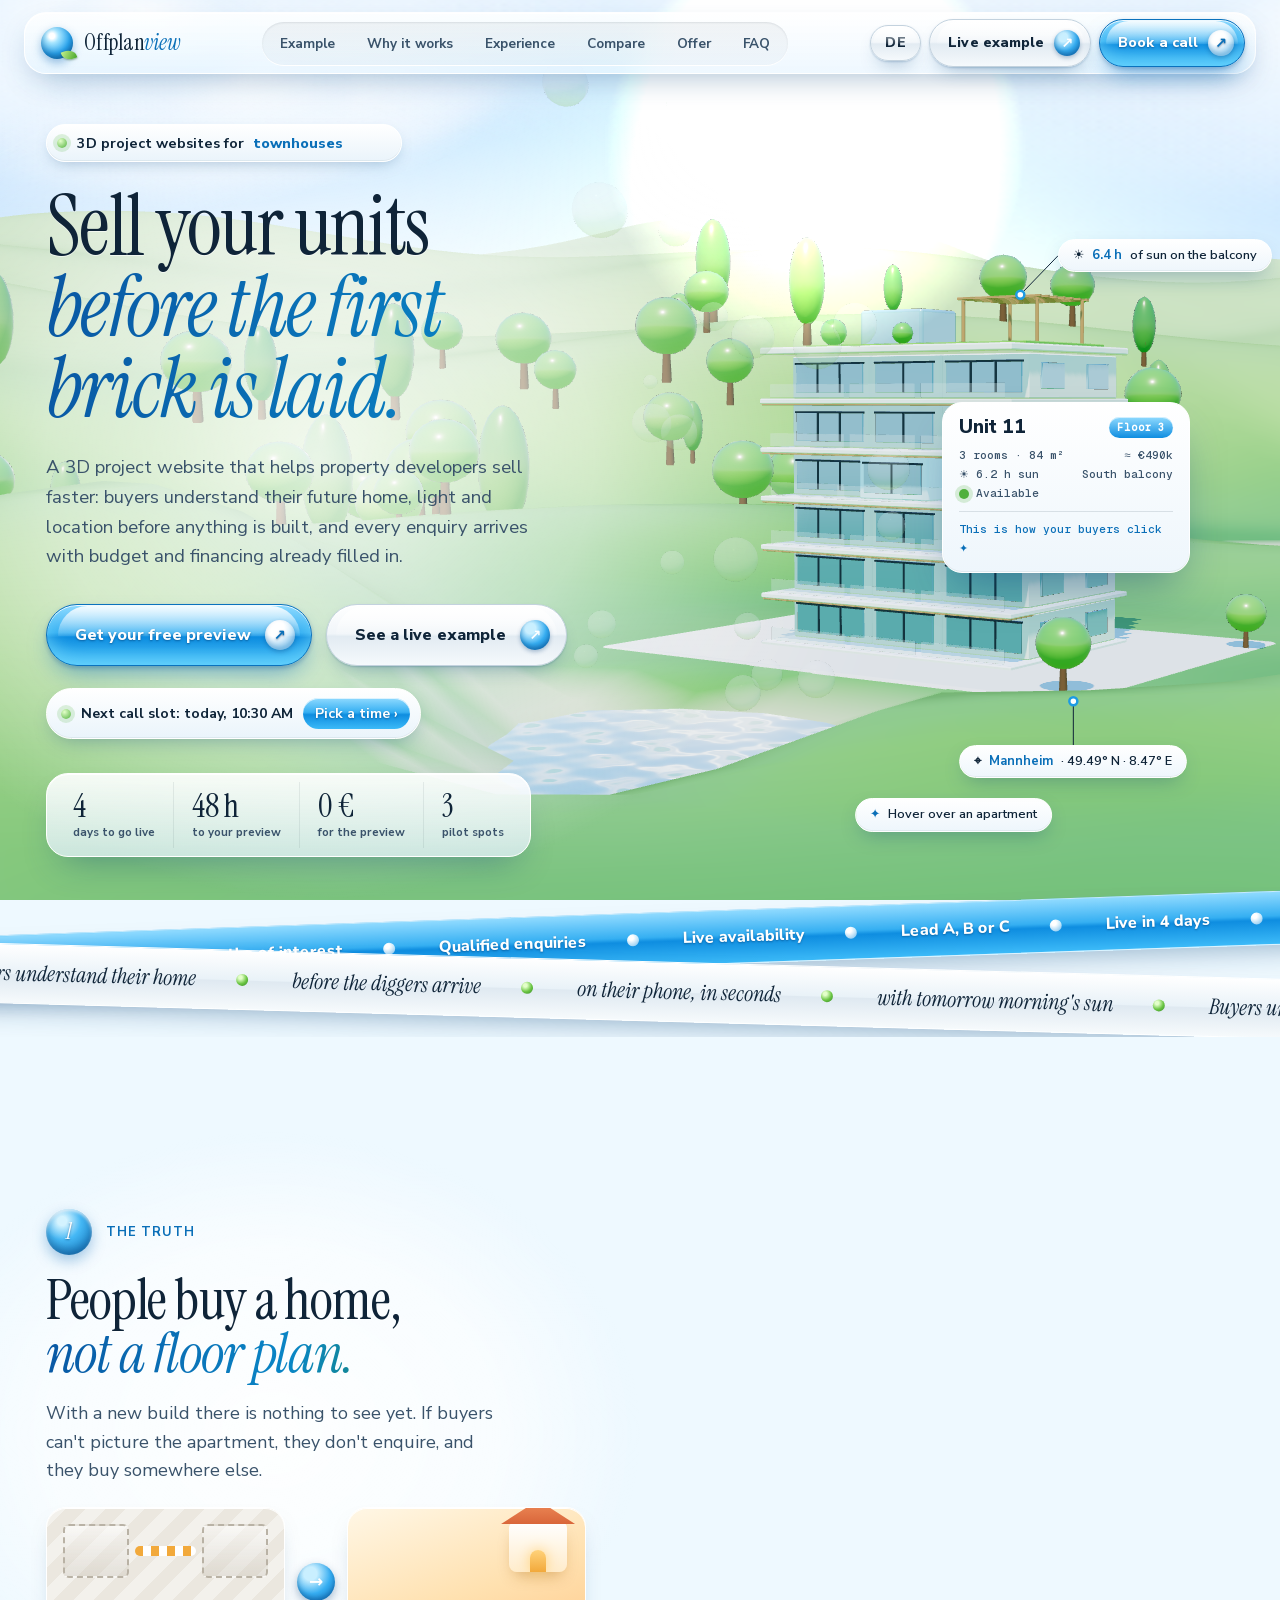
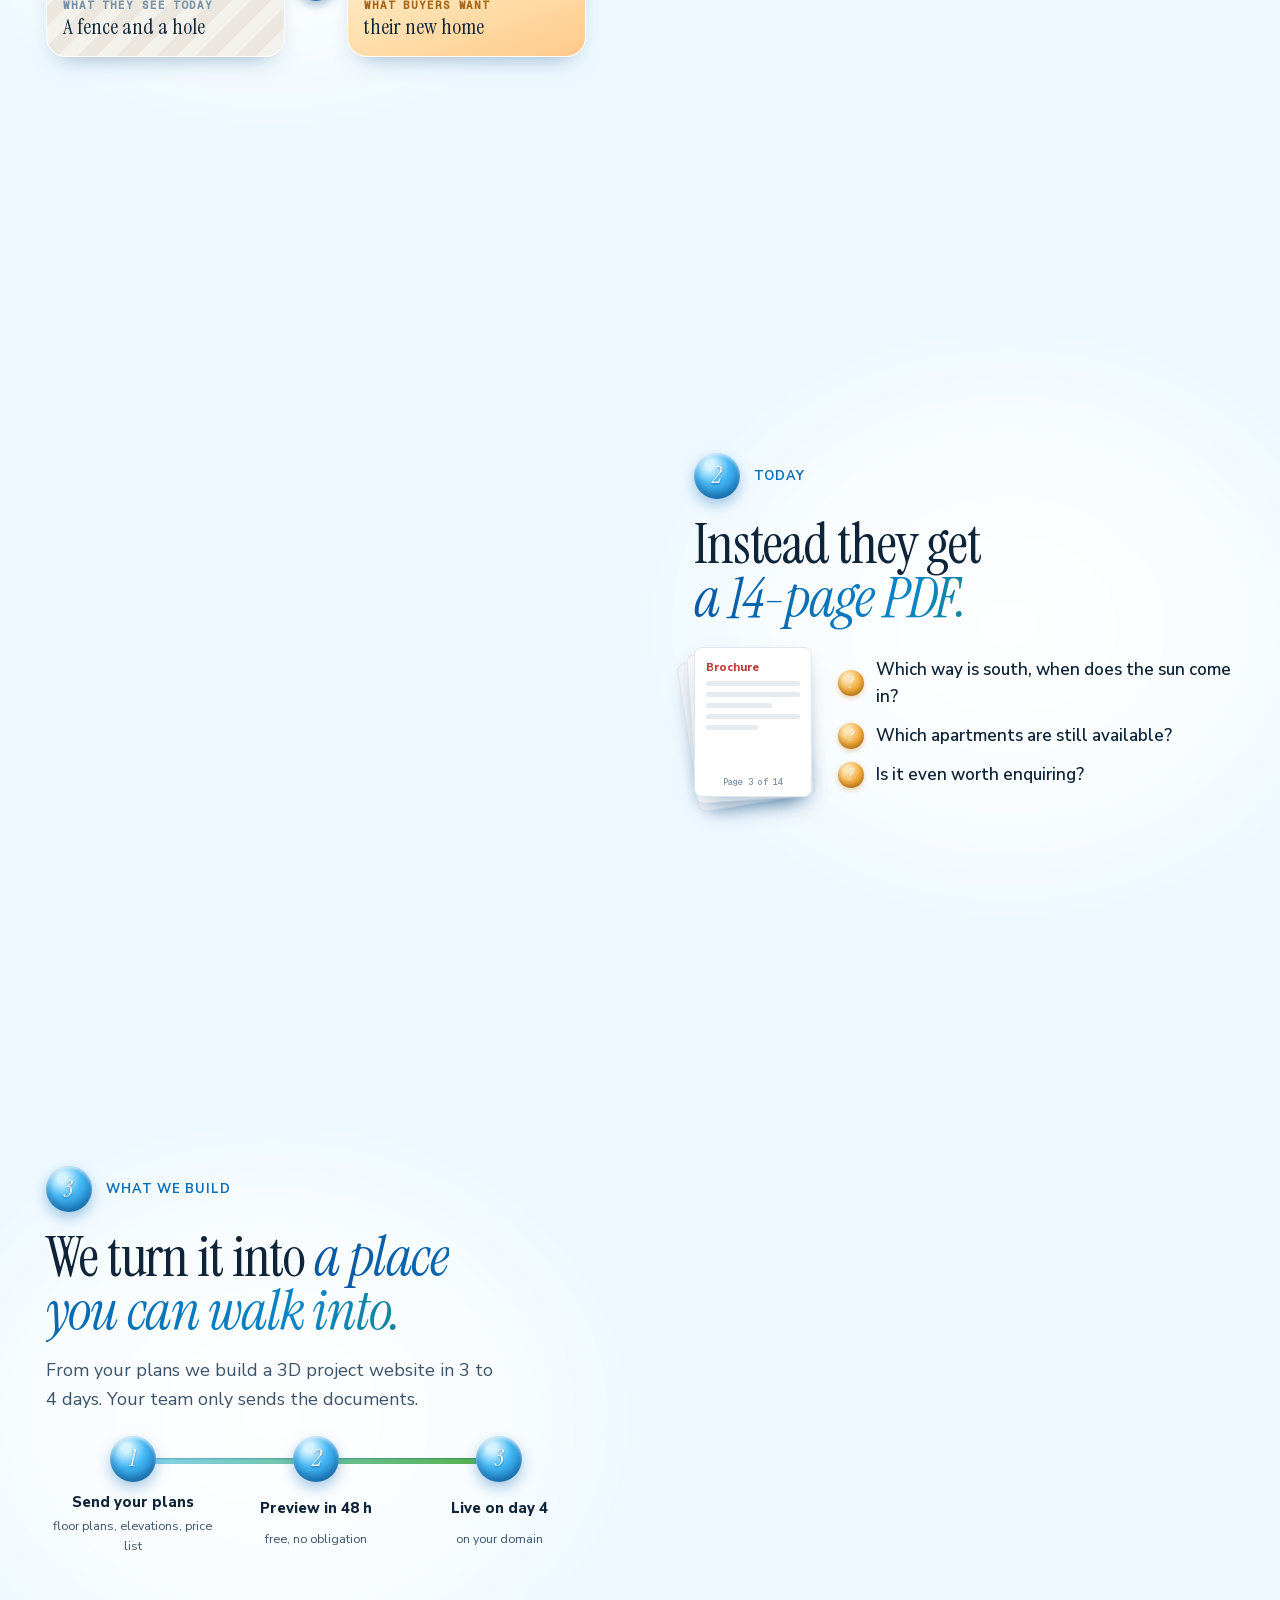
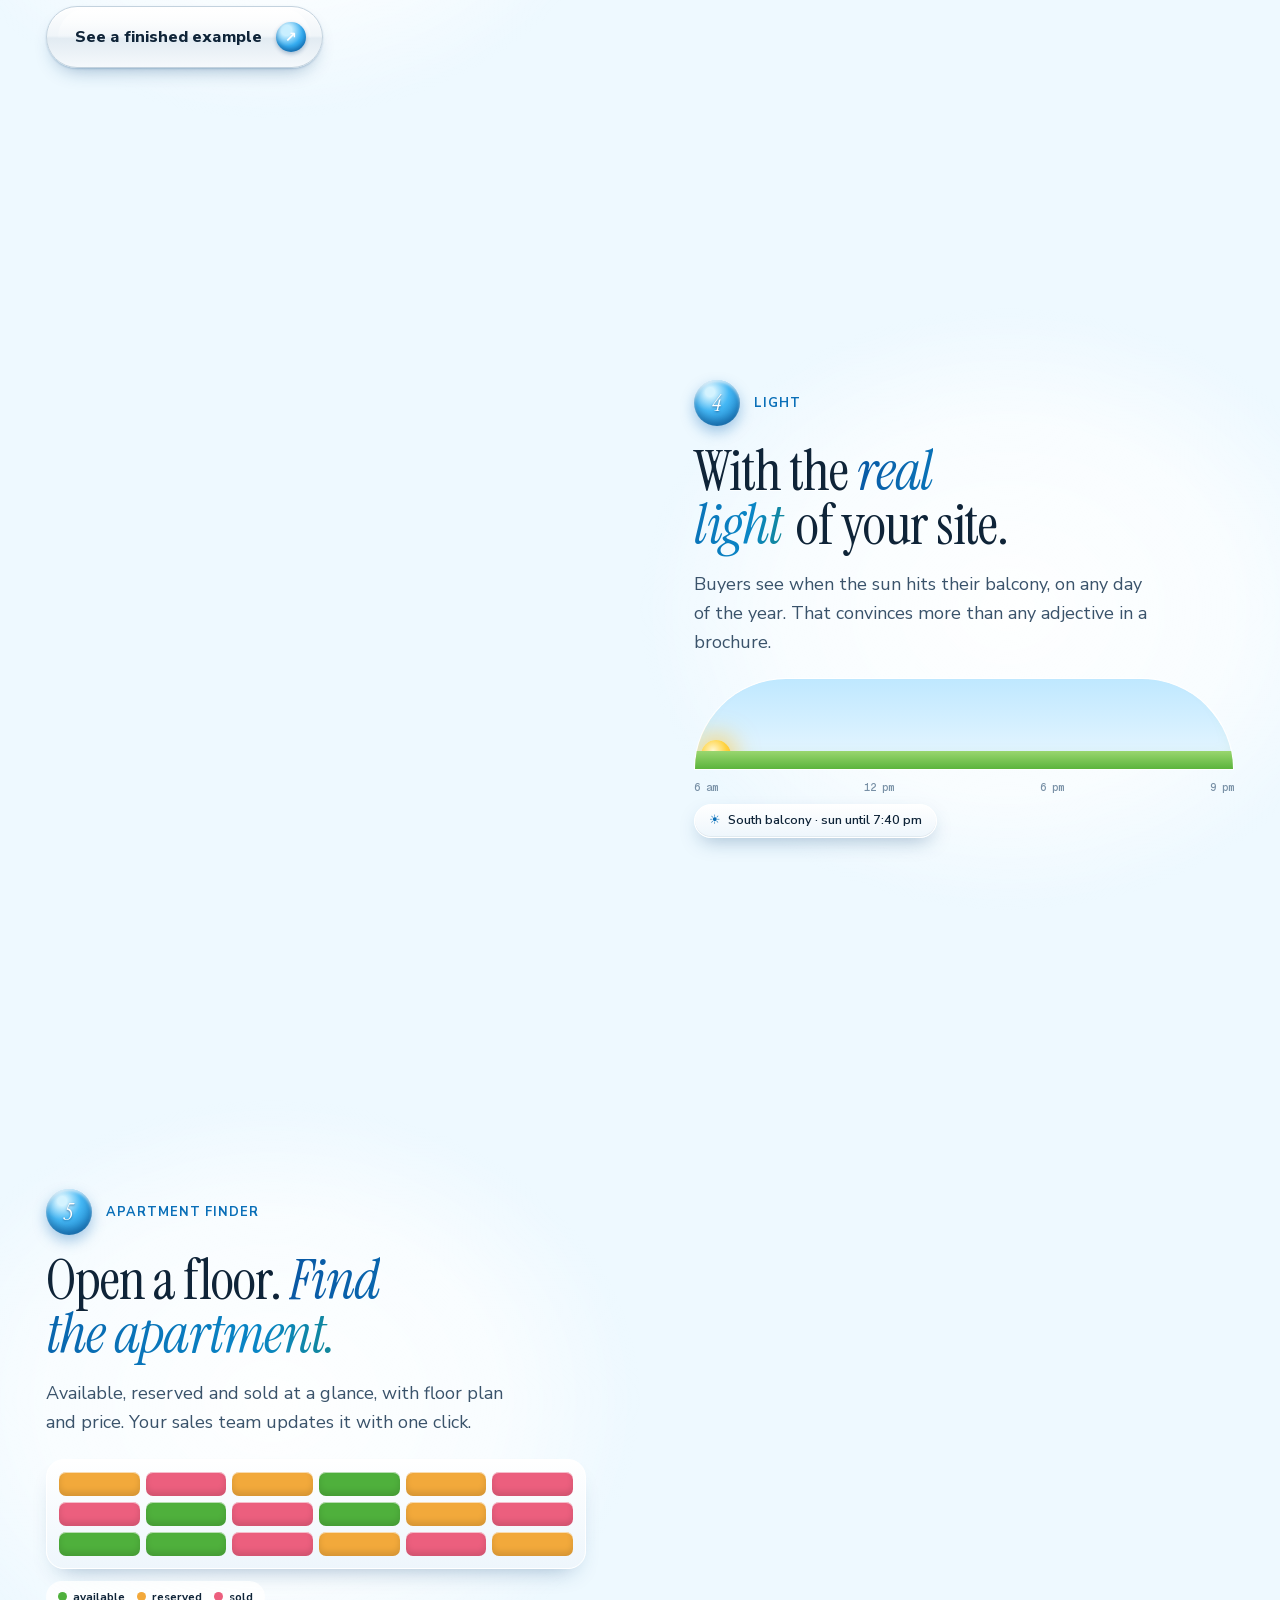
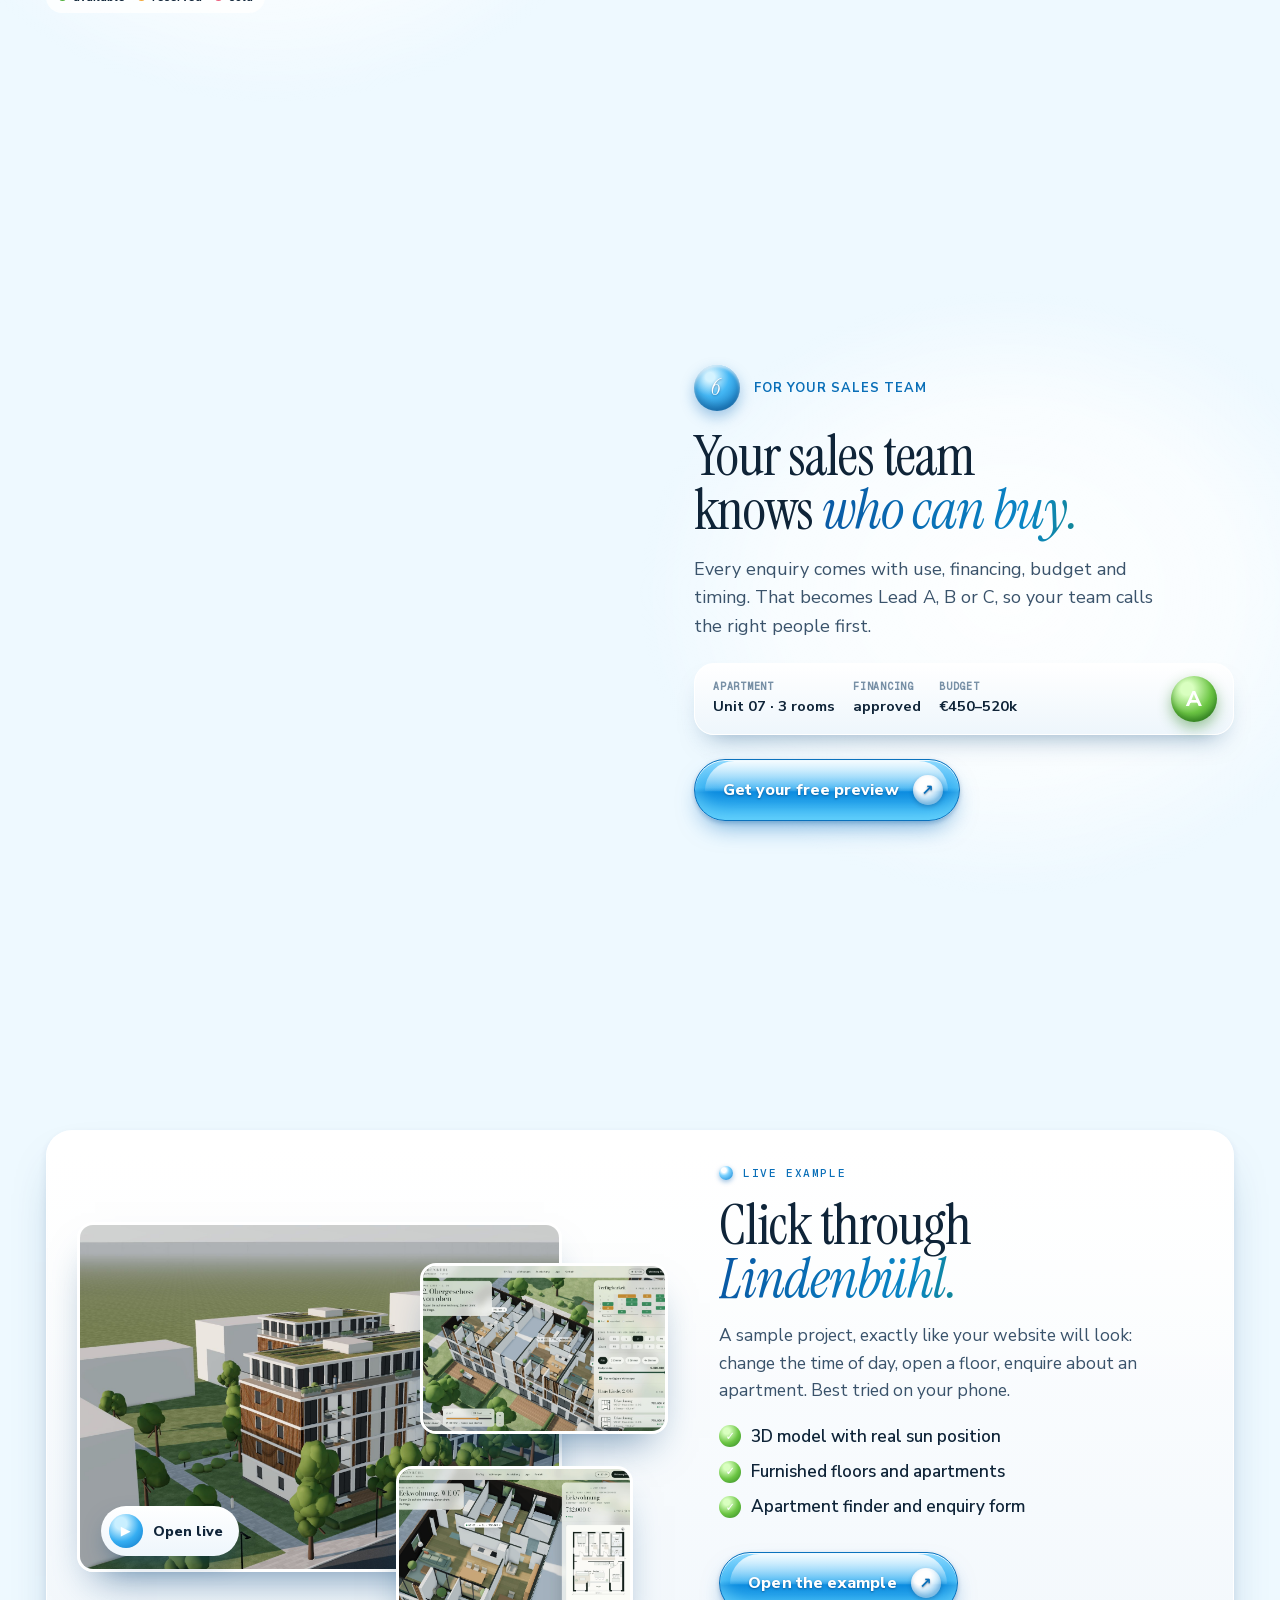
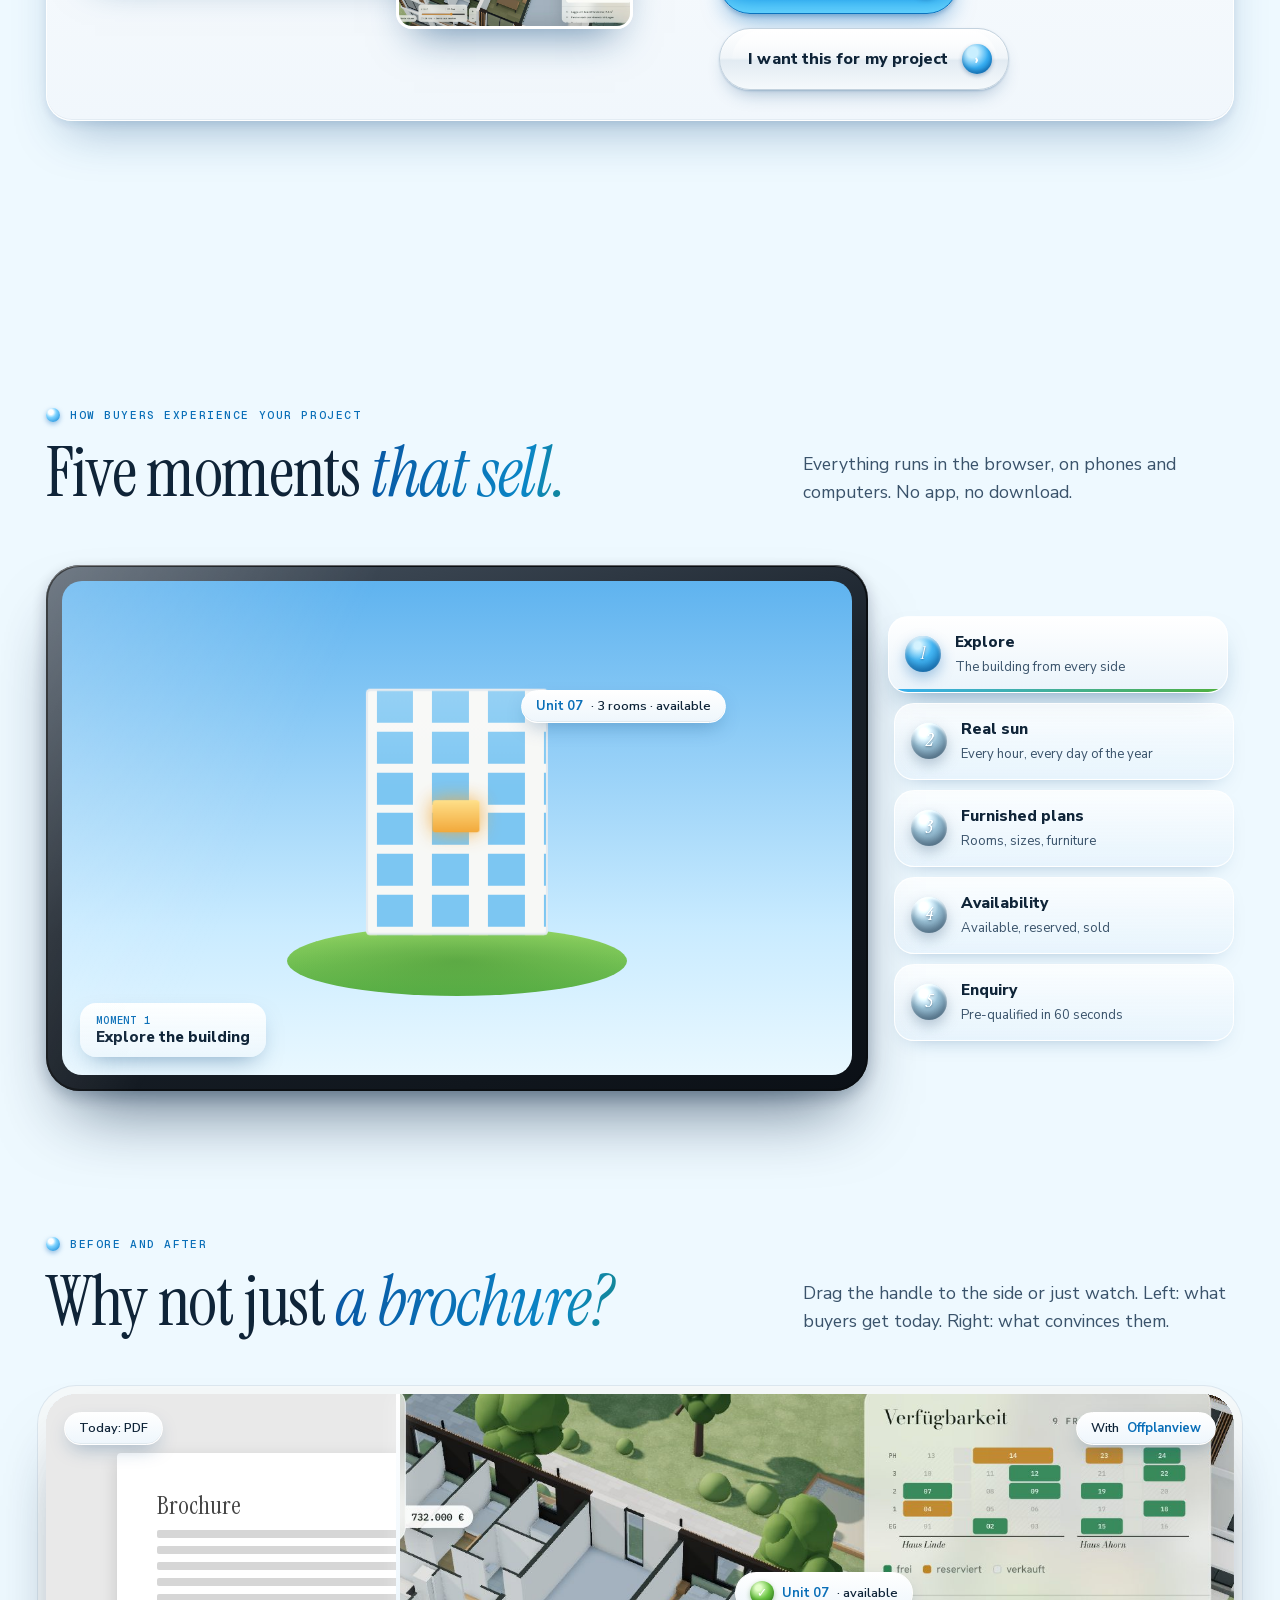
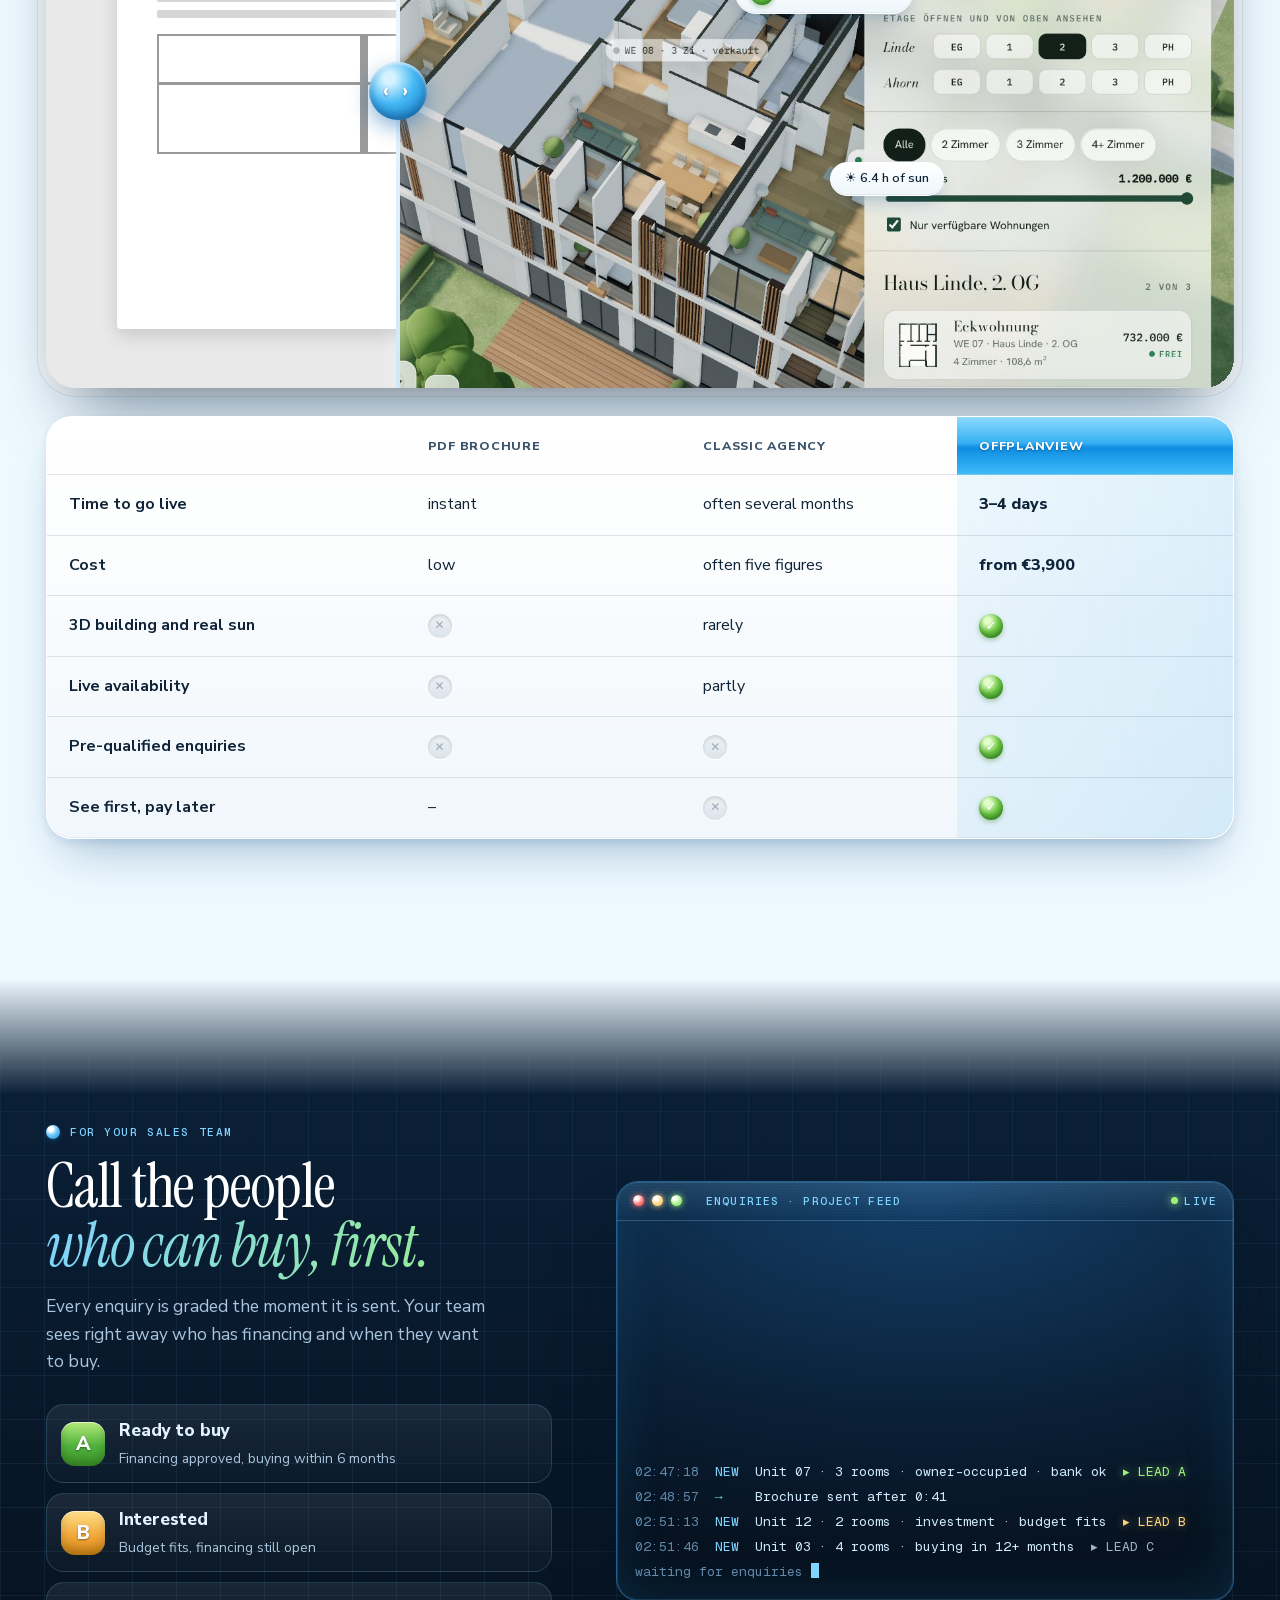
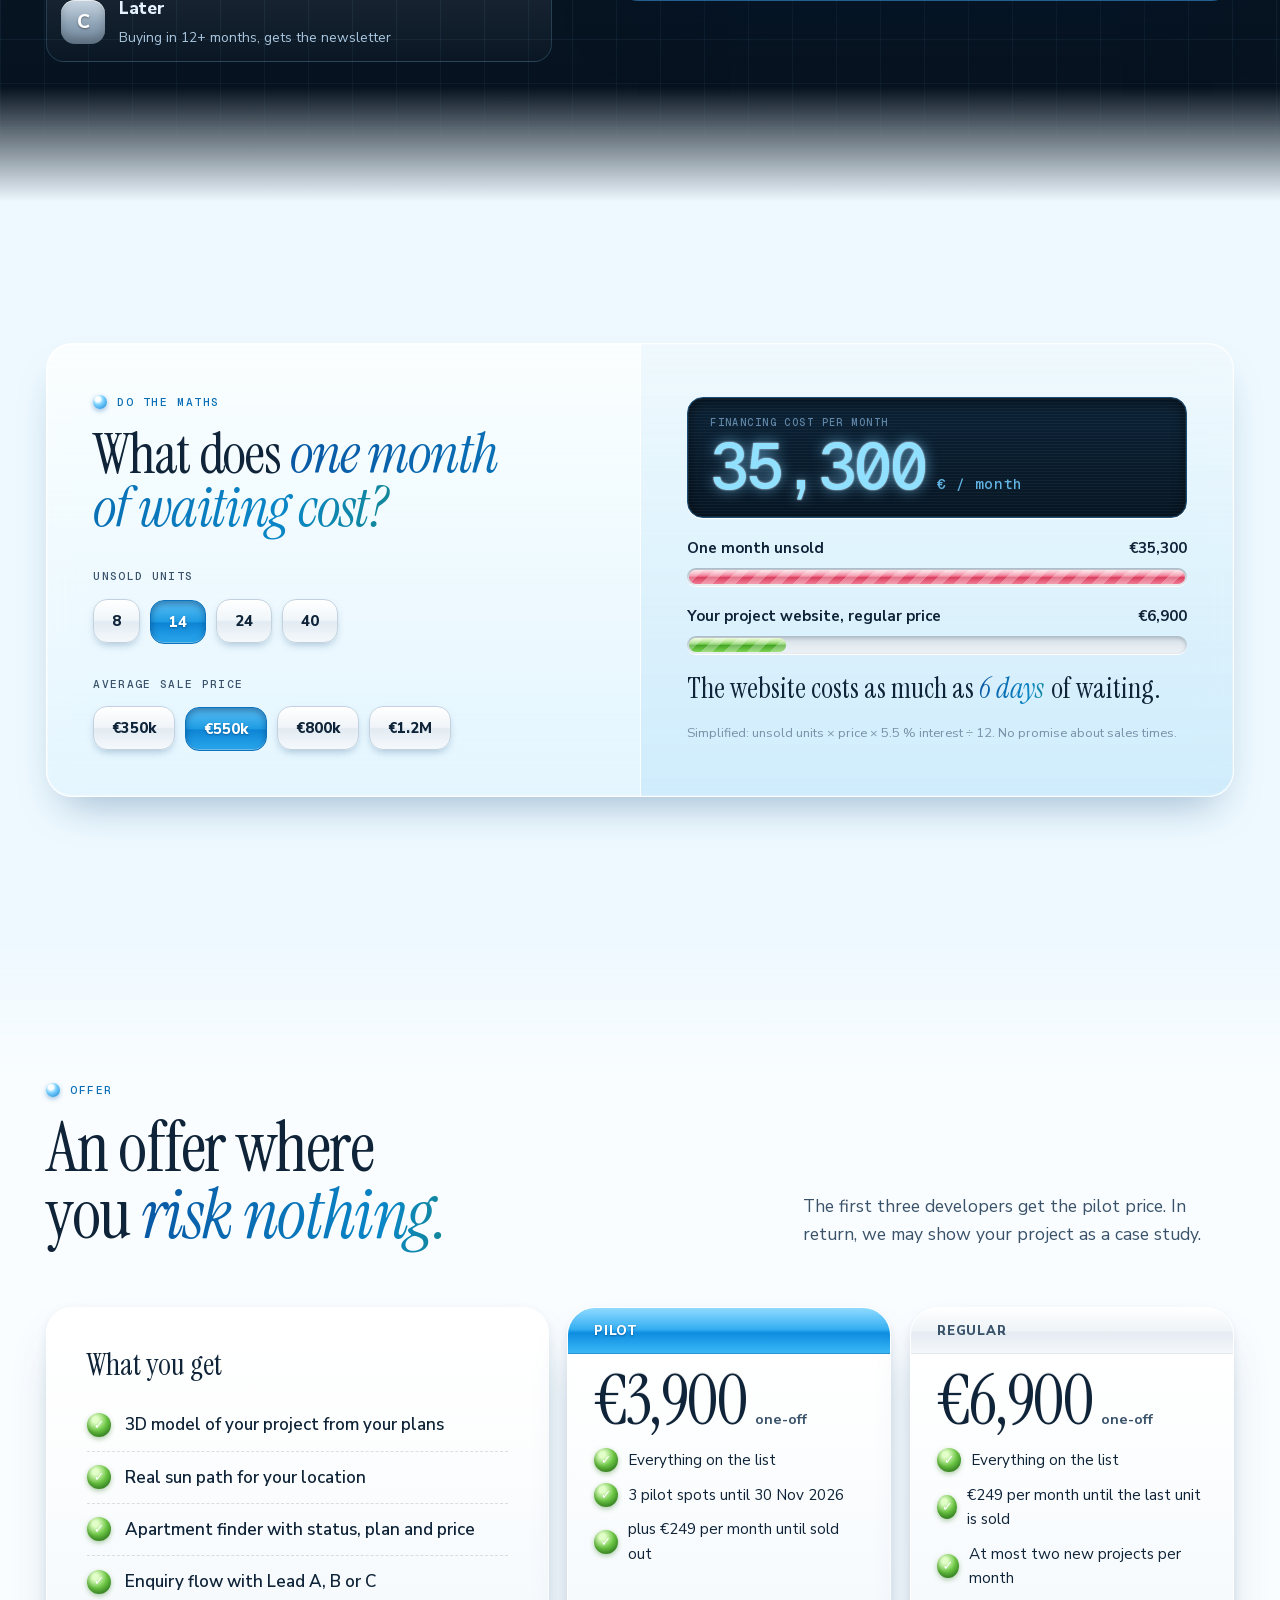
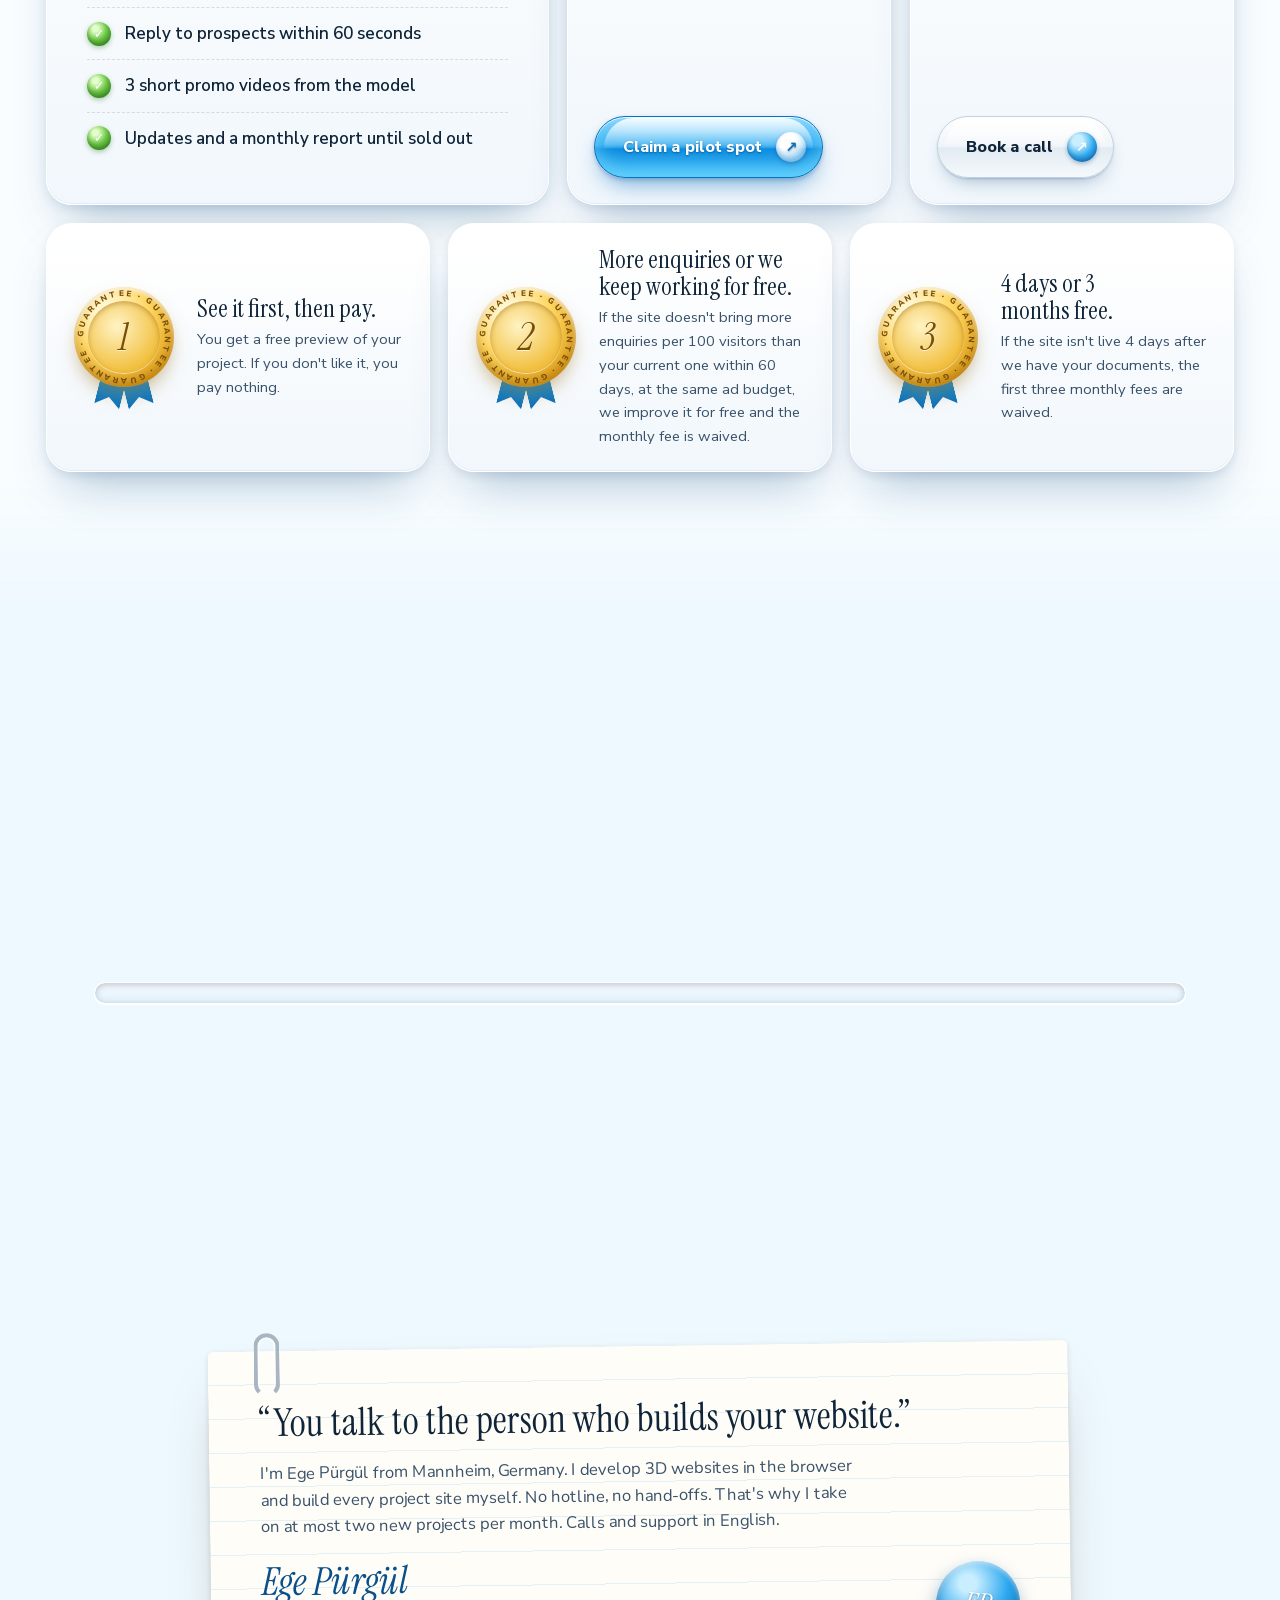
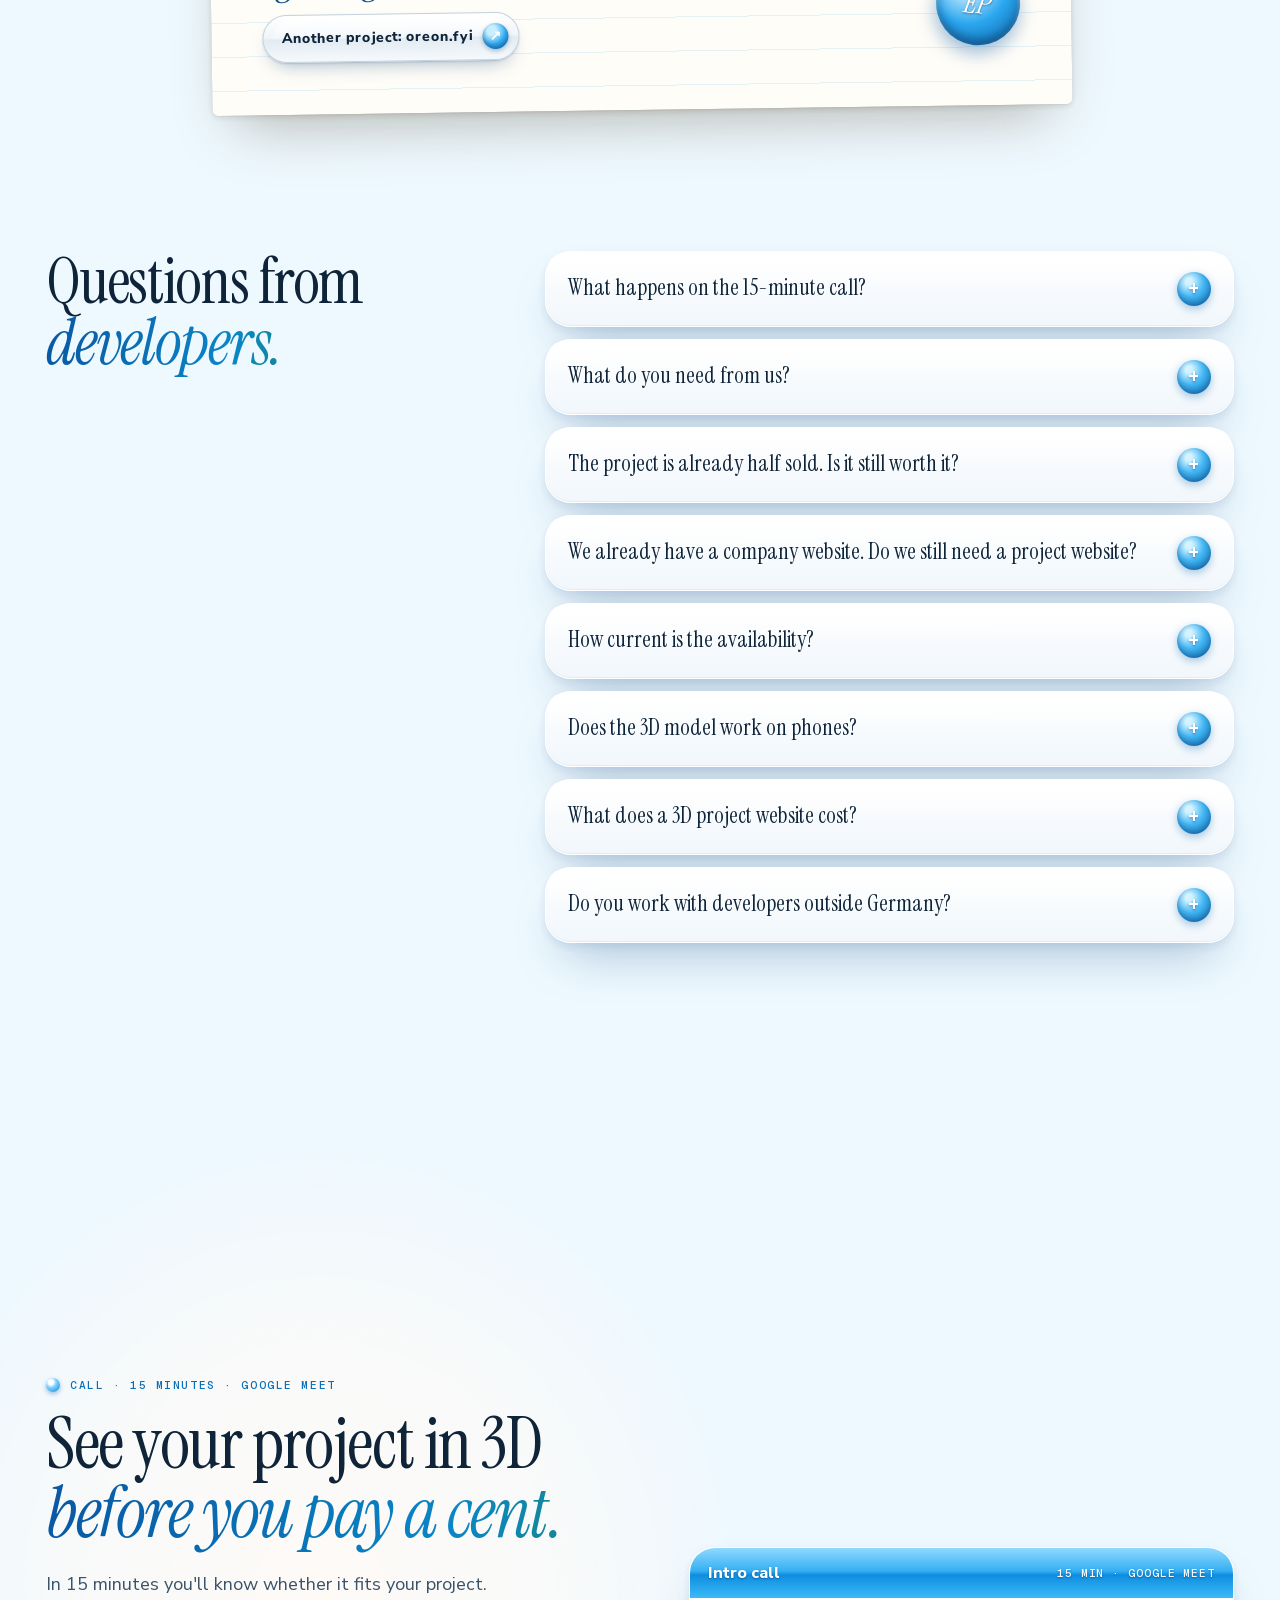
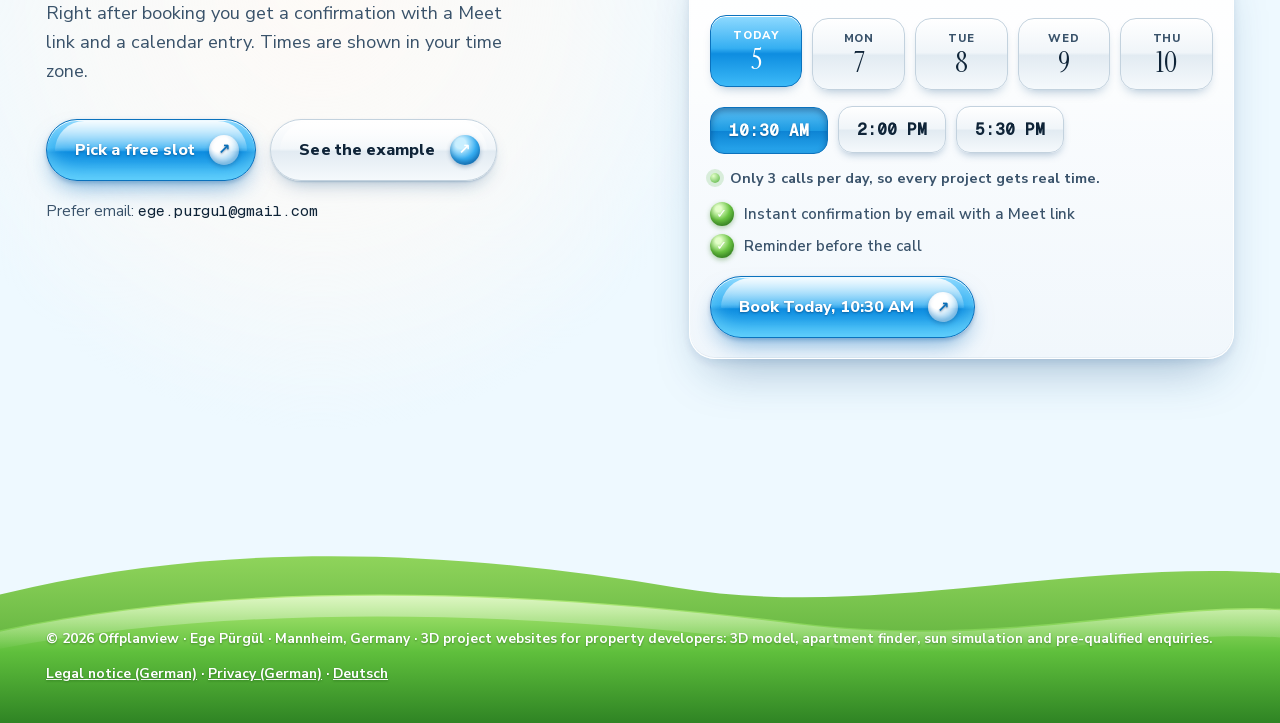
<file: index.html>
<!doctype html><html lang="en"><head><meta charset="utf-8"><meta name="viewport" content="width=device-width,initial-scale=1,viewport-fit=cover">
<title>3D Project Websites for Property Developers | Offplanview</title><meta name="description" content="Sell new-build apartments faster: a 3D project website with real sun, furnished floor plans and a live apartment finder. Free preview in 48 h, live in 3–4 days."><link rel="canonical" href="https://offplanview.com/"><link rel="icon" href="./favicon.svg" type="image/svg+xml"><meta name="theme-color" content="#56aced"><meta name="robots" content="index,follow,max-image-preview:large"><meta name="author" content="Ege Pürgül">
<meta property="og:type" content="website"><meta property="og:locale" content="en_US"><meta property="og:site_name" content="Offplanview"><meta property="og:title" content="3D Project Websites for Property Developers | Offplanview"><meta property="og:description" content="Sell new-build apartments faster: a 3D project website with real sun, furnished floor plans and a live apartment finder. Free preview in 48 h, live in 3–4 days."><meta property="og:url" content="https://offplanview.com/"><meta property="og:image" content="https://offplanview.com/og.jpg"><meta property="og:image:width" content="1200"><meta property="og:image:height" content="630"><meta name="twitter:card" content="summary_large_image">
<script type="application/ld+json">[{"@context": "https://schema.org", "@type": "ProfessionalService", "name": "Offplanview", "url": "https://offplanview.com/", "image": "https://offplanview.com/og.jpg", "description": "Sell new-build apartments faster: a 3D project website with real sun, furnished floor plans and a live apartment finder. Free preview in 48 h, live in 3–4 days.", "email": "ege.purgul@gmail.com", "areaServed": ["US", "GB", "CA", "AU", "IE", "DE", "AT", "CH"], "address": {"@type": "PostalAddress", "streetAddress": "Ludwig-Jolly-Straße 50", "postalCode": "68169", "addressLocality": "Mannheim", "addressCountry": "DE"}, "founder": {"@type": "Person", "name": "Ege Pürgül"}, "knowsAbout": ["3D project website", "off-plan sales", "apartment finder", "3D visualization", "property developer marketing"], "makesOffer": {"@type": "Offer", "name": "3D project website for property developers", "description": "3D model, real sun position, furnished floor plans, apartment finder, pre-qualified enquiries. Free preview in 48 hours.", "price": "6900", "priceCurrency": "EUR"}}, {"@context": "https://schema.org", "@type": "FAQPage", "mainEntity": [{"@type": "Question", "name": "What happens on the 15-minute call?", "acceptedAnswer": {"@type": "Answer", "text": "You briefly tell me about your project, I show you an example and tell you honestly whether it's a fit. If it is, you get a free preview within 48 hours. No sales pressure."}}, {"@type": "Question", "name": "What do you need from us?", "acceptedAnswer": {"@type": "Answer", "text": "Floor plans as PDF or CAD, elevations, your price list and renderings if you have them. For the free preview, floor plans and elevations are enough."}}, {"@type": "Question", "name": "The project is already half sold. Is it still worth it?", "acceptedAnswer": {"@type": "Answer", "text": "Especially then. The last units are often the hardest to sell. The site only shows what is still available, and your team calls the enquiries that can actually buy first."}}, {"@type": "Question", "name": "We already have a company website. Do we still need a project website?", "acceptedAnswer": {"@type": "Answer", "text": "Yes. The project website complements your company site and runs on its own address or on your domain, for example project.your-company.com."}}, {"@type": "Question", "name": "How current is the availability?", "acceptedAnswer": {"@type": "Answer", "text": "As current as your sales team. An apartment is set to reserved or sold with one click and shows up immediately."}}, {"@type": "Question", "name": "Does the 3D model work on phones?", "acceptedAnswer": {"@type": "Answer", "text": "Yes. The site is built for phones and adapts its effects to the device's performance."}}, {"@type": "Question", "name": "What does a 3D project website cost?", "acceptedAnswer": {"@type": "Answer", "text": "Regular price €6,900 one-off plus €249 per month until sold out. The first three developers get the pilot price of €3,900. The preview is always free."}}, {"@type": "Question", "name": "Do you work with developers outside Germany?", "acceptedAnswer": {"@type": "Answer", "text": "Yes. Everything happens online: plans by email, calls via Google Meet, the website runs anywhere in the world."}}]}, {"@context": "https://schema.org", "@type": "WebSite", "name": "Offplanview", "url": "https://offplanview.com/", "inLanguage": "en"}]</script><link rel="alternate" hreflang="de" href="https://neubaublick.de/"><link rel="alternate" hreflang="en" href="https://offplanview.com/"><link rel="alternate" hreflang="x-default" href="https://offplanview.com/"><style>.btn.sm.langb{padding:10px 14px;letter-spacing:.04em}.hdr .btn.langb{display:inline-flex}.rot b{white-space:nowrap}</style><script>document.addEventListener("click",function(e){var a=e.target.closest("[data-lang]");if(a)try{localStorage.setItem("lang",a.dataset.lang)}catch(x){}});</script></head><body><link rel="stylesheet" href="./fonts/site.css">
<style>
/* Natürliches Y2K (Frutiger Aero): heller Himmel, glänzende Hügel, Wasser, Seifenblasen, Sonne mit Linsenreflex.
   Tiefe wie bei Skeuomorphismus: Glanzkanten, Innenschatten, geprägte Zahlen. Cybercore nur in einzelnen Elementen
   (Lead-Terminal, LCD, HUD). Luxus-Serife für Überschriften. Ein festes, helles Farbklima für alle Betrachter. */
:root{
  color-scheme: light;
  --ink:#0f2438;
  --ink-2:#3a536b;
  --muted:#7890a6;
  --line:rgba(15,36,56,.12);
  --aqua:#1d9be3;
  --aqua-l:#8ad8ff;
  --aqua-d:#0a6fb8;
  --leaf:#4fb03c;
  --leaf-d:#2f8424;
  --amber:#f2a93b;
  --rose:#ec5f7e;
  --paper:#fffdf8;
  --serif:"Instrument Serif",Georgia,serif;
  --sans:"Nunito Sans",system-ui,-apple-system,"Segoe UI",sans-serif;
  --mono:"Geist Mono",ui-monospace,Menlo,monospace;
  --hdr:84px;
  --s-top:#56aced;--s-mid:#a6d9fb;--s-bot:#eef9ff;
  --card:linear-gradient(180deg,#ffffff 0%,#f1f7fc 100%);
  --sh:0 1px 0 #fff inset,0 -1px 0 rgba(15,60,100,.06) inset,0 26px 50px -20px rgba(14,72,124,.38),0 4px 10px rgba(14,72,124,.10);
}
*{box-sizing:border-box}
[hidden]{display:none!important}
html{scroll-behavior:smooth;background:var(--s-bot)}
body{margin:0;color:var(--ink);font:17px/1.6 var(--sans);-webkit-font-smoothing:antialiased;overflow-x:hidden;background:transparent}
h1,h2,h3{margin:0;text-wrap:balance}
h1,h2{font-family:var(--serif);font-weight:400;letter-spacing:-.02em;line-height:.96}
h1 em,h2 em,.em{font-style:italic;text-shadow:none!important;background:linear-gradient(100deg,#0957a3 0%,#0a86c6 36%,#2a8a1e 70%,#0957a3 100%);background-size:220% 100%;-webkit-background-clip:text;background-clip:text;color:transparent;animation:flow 9s linear infinite;padding-right:.08em}
@keyframes flow{to{background-position:220% 0}}
h3{font:800 1.05rem/1.3 var(--sans)}
p{margin:0}
a{color:inherit}
button{font:inherit;color:inherit}
:focus-visible{outline:3px solid var(--aqua);outline-offset:3px;border-radius:10px}
.wrap{max-width:1320px;margin:0 auto;padding-inline:clamp(16px,3.6vw,52px)}
.mono{font:500 .7rem/1.4 var(--mono);letter-spacing:.12em;text-transform:uppercase}
.kick{display:inline-flex;align-items:center;gap:10px;margin-bottom:18px;font:500 .7rem var(--mono);letter-spacing:.14em;text-transform:uppercase;color:var(--aqua-d)}
.kick::before{content:"";width:14px;height:14px;border-radius:50%;background:radial-gradient(circle at 35% 30%,#fff 0 18%,#7fd3ff 40%,#0b7fd0 100%);box-shadow:0 2px 5px rgba(10,100,180,.4)}

/* Himmel, Wolken, Lichtstrahlen, Blasen */
.sky{position:fixed;inset:0;z-index:-3;overflow:hidden;pointer-events:none;background:linear-gradient(180deg,var(--s-top) 0%,var(--s-mid) 42%,var(--s-bot) 100%)}
.sky .glow{position:absolute;right:-10vmax;top:-14vmax;width:60vmax;height:60vmax;border-radius:50%;background:radial-gradient(closest-side,rgba(255,250,222,.95),rgba(255,250,222,.35) 40%,transparent)}
.sky .rays{position:absolute;right:-30vmax;top:-34vmax;width:100vmax;height:100vmax;background:repeating-conic-gradient(from 0deg,rgba(255,255,255,.16) 0 5deg,transparent 5deg 15deg);-webkit-mask:radial-gradient(closest-side,#000 20%,transparent);mask:radial-gradient(closest-side,#000 20%,transparent);animation:spin 160s linear infinite}
@keyframes spin{to{transform:rotate(360deg)}}
.cl{position:absolute;width:150px;height:62px;border-radius:999px;background:#fff;filter:blur(5px);opacity:.9;animation:cloud linear infinite}
.cl::before,.cl::after{content:"";position:absolute;border-radius:50%;background:#fff}
.cl::before{width:84px;height:84px;left:22px;top:-40px}
.cl::after{width:60px;height:60px;left:78px;top:-26px}
@keyframes cloud{from{transform:translateX(-30vw) scale(var(--s,1))}to{transform:translateX(130vw) scale(var(--s,1))}}
.bub{position:fixed;inset:0;z-index:-2;pointer-events:none;overflow:hidden}
.bub i{position:absolute;bottom:-90px;border-radius:50%;background:radial-gradient(circle at 30% 26%,rgba(255,255,255,.95) 0 7%,rgba(255,255,255,.18) 20%,rgba(255,255,255,.04) 52%,rgba(150,215,255,.32) 76%,rgba(255,255,255,.7) 100%);box-shadow:inset 0 0 0 1px rgba(255,255,255,.55),inset -4px -6px 12px rgba(255,190,240,.25);animation:rise linear infinite}
@keyframes rise{from{transform:translate(0,0)}50%{transform:translate(28px,-60vh)}to{transform:translate(-10px,-125vh)}}
.glw{position:fixed;inset:0;z-index:-1;pointer-events:none}
.glw canvas{width:100%;height:100%;display:block;opacity:0;transition:opacity 1.6s}
.glw canvas.on{opacity:1}

/* Knöpfe mit Glanz (Aqua, Perle, Blatt) */
.btn{position:relative;isolation:isolate;overflow:hidden;display:inline-flex;align-items:center;gap:14px;border-radius:999px;padding:15px 16px 15px 28px;font:800 1rem/1 var(--sans);letter-spacing:.005em;text-decoration:none;white-space:nowrap;cursor:pointer;border:1px solid transparent;transition:transform .25s cubic-bezier(.2,.8,.2,1),box-shadow .25s,filter .25s}
.btn::before{content:"";position:absolute;left:4%;right:4%;top:1px;height:50%;border-radius:999px 999px 40% 40%/999px 999px 18px 18px;background:linear-gradient(180deg,rgba(255,255,255,.9),rgba(255,255,255,.08));pointer-events:none;z-index:1}
.btn>*{position:relative;z-index:2}
.btn .ar{width:30px;height:30px;border-radius:50%;display:grid;place-items:center;font-style:normal;font-size:.9rem;background:radial-gradient(circle at 35% 28%,#fff 0 30%,rgba(255,255,255,.55) 70%);color:var(--aqua-d);box-shadow:inset 0 -3px 5px rgba(0,80,150,.25),0 2px 4px rgba(0,40,90,.25);transition:transform .3s}
.btn:hover .ar{transform:rotate(-12deg) scale(1.08)}
.btn.aqua{color:#fff;text-shadow:0 1px 2px rgba(0,50,100,.5);background:linear-gradient(180deg,#8fdaff 0%,#35aff2 46%,#0e8de0 54%,#3cbaf8 100%);border-color:#0b72bd;box-shadow:inset 0 1px 0 rgba(255,255,255,.85),inset 0 -10px 16px rgba(130,225,255,.55),0 12px 24px -8px rgba(10,110,190,.6),0 2px 4px rgba(0,60,120,.25)}
.btn.aqua::after{content:"";position:absolute;top:0;bottom:0;width:36%;left:-50%;z-index:1;background:linear-gradient(100deg,transparent,rgba(255,255,255,.6),transparent);transform:skewX(-20deg);animation:shine 5s ease-in-out infinite}
@keyframes shine{0%,62%{left:-50%}100%{left:130%}}
.btn.aqua:hover{transform:translateY(-2px);filter:saturate(1.15) brightness(1.04);box-shadow:inset 0 1px 0 rgba(255,255,255,.85),inset 0 -10px 16px rgba(130,225,255,.55),0 18px 34px -8px rgba(10,110,190,.7),0 2px 4px rgba(0,60,120,.25)}
.btn:active{transform:translateY(1px)!important;filter:brightness(.97)}
.btn.pearl{color:var(--ink);background:linear-gradient(180deg,#ffffff 0%,#f0f5f9 48%,#e2ebf2 52%,#f5f9fc 100%);border-color:#c3d2de;box-shadow:inset 0 1px 0 #fff,0 10px 20px -10px rgba(14,72,124,.45),0 1px 2px rgba(14,72,124,.2)}
.btn.pearl:hover{transform:translateY(-2px)}
.btn.pearl .ar{background:radial-gradient(circle at 35% 28%,#c9efff 0 18%,#36aef2 55%,#0b74c4);color:#fff;box-shadow:inset 0 -3px 5px rgba(0,40,90,.35),0 2px 4px rgba(0,60,120,.3)}
.btn.leaf{color:#fff;text-shadow:0 1px 2px rgba(20,70,10,.5);background:linear-gradient(180deg,#c6f28e 0%,#6cc644 46%,#47a52a 54%,#7dd451 100%);border-color:#3a8a20;box-shadow:inset 0 1px 0 rgba(255,255,255,.75),inset 0 -10px 16px rgba(190,255,140,.5),0 12px 24px -8px rgba(60,140,30,.55)}
.btn.leaf .ar{color:var(--leaf-d)}
.btn.sm{padding:10px 10px 10px 18px;font-size:.88rem;gap:10px}
.btn.sm .ar{width:26px;height:26px}
.cta-row{display:flex;flex-wrap:wrap;gap:14px;margin-top:32px}

/* Flächen: Karte, Aero-Glas, Papier, Cyber */
.card{position:relative;background:var(--card);border:1px solid rgba(255,255,255,.95);border-radius:26px;box-shadow:var(--sh)}
.card::before{content:"";position:absolute;inset:1px 1px auto;height:46%;border-radius:25px 25px 60% 60%/25px 25px 24px 24px;background:linear-gradient(180deg,rgba(255,255,255,.95),rgba(255,255,255,0));pointer-events:none}
.card>*{position:relative}
.aero{position:relative;background:linear-gradient(180deg,rgba(255,255,255,.78),rgba(222,241,255,.5));border:1px solid rgba(255,255,255,.95);border-radius:26px;box-shadow:inset 0 1px 0 #fff,inset 0 0 0 1px rgba(255,255,255,.35),0 22px 44px -18px rgba(14,72,124,.4);backdrop-filter:blur(16px) saturate(1.5);-webkit-backdrop-filter:blur(16px) saturate(1.5)}
.cyber{position:relative;overflow:hidden;color:#d4ecff;background:radial-gradient(120% 90% at 50% 0%,#14406a 0%,#0a1f36 62%,#06121f 100%);border:1px solid #23608f;border-radius:22px;box-shadow:inset 0 0 0 1px rgba(127,210,255,.14),inset 0 0 50px rgba(31,155,227,.16),0 30px 60px -22px rgba(4,20,40,.7)}
.cyber::after{content:"";position:absolute;inset:0;pointer-events:none;background:repeating-linear-gradient(0deg,rgba(255,255,255,.04) 0 1px,transparent 1px 3px);mix-blend-mode:overlay}
.orbn{flex:none;width:46px;height:46px;border-radius:50%;display:grid;place-items:center;font:italic 400 1.45rem/1 var(--serif);color:#fff;text-shadow:0 1px 2px rgba(0,40,90,.5);background:radial-gradient(circle at 35% 26%,#d4f3ff 0 10%,#45b8f5 42%,#0b6fb8 100%);box-shadow:inset 0 -5px 9px rgba(0,40,90,.35),inset 0 2px 3px rgba(255,255,255,.75),0 6px 14px rgba(10,100,180,.35)}
.okb{display:inline-grid;place-items:center;width:24px;height:24px;border-radius:50%;color:#fff;font-size:.8rem;font-weight:800;background:radial-gradient(circle at 35% 28%,#e3ffc9 0 12%,#6cc644 50%,#2f8424);box-shadow:inset 0 -3px 5px rgba(20,70,10,.35),0 2px 5px rgba(40,120,20,.35)}
.nob{display:inline-grid;place-items:center;width:24px;height:24px;border-radius:50%;color:#9aaab8;font-size:.75rem;background:linear-gradient(180deg,#eef2f5,#dbe3ea);box-shadow:inset 0 2px 3px rgba(15,36,56,.15),0 1px 0 #fff}

/* Kopfleiste */
.hdr{position:fixed;z-index:50;top:12px;left:clamp(10px,2vw,24px);right:clamp(10px,2vw,24px);height:62px;border-radius:22px;padding:0 10px 0 16px;display:flex;align-items:center;justify-content:space-between;gap:16px;background:linear-gradient(180deg,rgba(255,255,255,.86),rgba(230,244,255,.66));border:1px solid rgba(255,255,255,.95);box-shadow:inset 0 1px 0 #fff,0 12px 32px -12px rgba(14,72,124,.4);backdrop-filter:blur(16px) saturate(1.6);-webkit-backdrop-filter:blur(16px) saturate(1.6)}
.logo{display:flex;align-items:center;gap:11px;text-decoration:none;font:400 1.4rem/1 var(--serif);letter-spacing:-.01em}
.logo i{font-style:italic;color:var(--aqua-d)}
.drop{width:32px;height:32px;border-radius:50%;flex:none;position:relative;background:radial-gradient(circle at 34% 28%,#fff 0 9%,#a9e6ff 22%,#2aa6ef 58%,#0a5f9e 100%);box-shadow:inset 0 -4px 7px rgba(0,40,90,.35),0 4px 10px rgba(10,100,180,.4)}
.drop::after{content:"";position:absolute;right:-3px;bottom:-1px;width:14px;height:10px;border-radius:0 80% 0 80%;background:linear-gradient(135deg,#c6f28e,#47a52a);transform:rotate(-20deg);box-shadow:0 1px 2px rgba(20,70,10,.4)}
.nav{display:flex;gap:4px;padding:4px;border-radius:999px;background:linear-gradient(180deg,rgba(15,36,56,.05),rgba(15,36,56,.02));box-shadow:inset 0 1px 2px rgba(15,36,56,.1),0 1px 0 #fff}
.nav a{font:700 .84rem var(--sans);text-decoration:none;color:var(--ink-2);padding:8px 14px;border-radius:999px;transition:all .2s}
.nav a:hover{background:linear-gradient(180deg,#fff,#eaf3fa);color:var(--ink);box-shadow:0 2px 6px rgba(14,72,124,.18),inset 0 1px 0 #fff}

/* Hero */
.hero{overflow-x:clip;min-height:100svh;display:grid;grid-template-columns:minmax(0,1.04fr) minmax(0,.96fr);align-items:center;gap:20px;padding-top:var(--hdr);position:relative}
.hero::before{content:"";position:absolute;left:-14%;top:2%;width:78%;height:96%;z-index:1;pointer-events:none;background:radial-gradient(closest-side,rgba(255,255,255,.82),rgba(255,255,255,.5) 55%,rgba(255,255,255,0))}
.hero .copy{grid-column:1;grid-row:1;position:relative;z-index:2;padding-block:40px 60px}
.eyebrow{display:inline-flex;align-items:center;gap:10px;padding:8px 16px 8px 10px;border-radius:999px;font:700 .9rem var(--sans);background:linear-gradient(180deg,#fff,#eaf4fb);border:1px solid #fff;box-shadow:0 6px 16px -6px rgba(14,72,124,.35),inset 0 -1px 0 rgba(15,36,56,.06)}
.eyebrow .live{width:10px;height:10px;border-radius:50%;background:radial-gradient(circle at 35% 30%,#e3ffc9,#4fb03c);box-shadow:0 0 0 4px rgba(79,176,60,.18);animation:pulse 1.8s infinite}
@keyframes pulse{50%{box-shadow:0 0 0 8px rgba(79,176,60,0)}}
.rot{display:inline-block;height:1.3em;overflow:hidden;vertical-align:bottom;color:var(--aqua-d)}
.rot span{display:flex;flex-direction:column;animation:rot 10s cubic-bezier(.7,0,.2,1) infinite}
.rot b{height:1.3em;line-height:1.3em;font-weight:800}
@keyframes rot{0%,18%{transform:translateY(0)}25%,43%{transform:translateY(-1.3em)}50%,68%{transform:translateY(-2.6em)}75%,93%{transform:translateY(-3.9em)}100%{transform:translateY(-5.2em)}}
.hero h1{font-size:clamp(3.2rem,6.6vw,7.2rem);margin:24px 0 24px;text-shadow:0 1px 0 rgba(255,255,255,.6)}
.hero h1 .ln{display:block;animation:up 1.4s cubic-bezier(.2,.8,.2,1) both}
.hero h1 .ln:nth-child(2){animation-delay:.12s}
@keyframes up{from{opacity:0;transform:translateY(26px);filter:blur(12px)}}
.hero .sub{font-size:1.16rem;color:var(--ink-2);max-width:44ch;animation:up 1.4s .24s cubic-bezier(.2,.8,.2,1) both}
.hero .cta-row{animation:up 1.4s .36s cubic-bezier(.2,.8,.2,1) both}
.dock{display:inline-grid;grid-template-columns:repeat(4,auto);margin-top:34px;padding:8px;border-radius:22px;background:linear-gradient(180deg,rgba(255,255,255,.9),rgba(226,240,251,.75));border:1px solid #fff;box-shadow:inset 0 1px 0 #fff,0 18px 36px -16px rgba(14,72,124,.45);animation:up 1.4s .48s cubic-bezier(.2,.8,.2,1) both}
.dock div{display:grid;gap:2px;padding:8px 18px;border-right:1px solid rgba(15,36,56,.08)}
.dock div:last-child{border-right:0}
.dock b{font:400 2rem/1 var(--serif);color:var(--ink)}
.dock span{font:700 .72rem var(--sans);color:var(--ink-2);white-space:nowrap}
#hstage{grid-column:2;grid-row:1;position:relative;z-index:2;height:min(80svh,780px);cursor:grab;touch-action:pan-y;user-select:none;-webkit-user-select:none}
#hstage:active{cursor:grabbing}
.hint{position:absolute;left:50%;bottom:4%;transform:translateX(-50%);animation:bob 3.2s ease-in-out infinite;transition:opacity .6s}
@keyframes bob{50%{transform:translate(-50%,-7px)}}
.pill{display:inline-flex;align-items:center;gap:8px;font:600 .8rem/1.2 var(--sans);color:var(--ink);background:linear-gradient(180deg,#fff,#eef6fc);border:1px solid #fff;border-radius:999px;padding:8px 14px;white-space:nowrap;box-shadow:0 8px 20px -6px rgba(14,72,124,.35),inset 0 -1px 0 rgba(15,36,56,.06)}
.pill b{color:var(--aqua-d)}

/* Bänder */
.ribbons{position:relative;z-index:3;height:150px;margin-top:-30px;overflow:hidden}
.rib{position:absolute;left:-5%;right:-5%;display:flex;overflow:hidden;padding:15px 0;box-shadow:0 14px 30px -14px rgba(14,72,124,.5)}
.rib .in{display:flex;width:max-content;animation:mq 42s linear infinite}
.rib span{display:flex;align-items:center;gap:18px;padding:0 22px;white-space:nowrap;font:800 1rem var(--sans)}
.rib span::after{content:"";width:12px;height:12px;border-radius:50%;margin-left:22px;background:radial-gradient(circle at 35% 30%,#fff 0 20%,rgba(255,255,255,.4))}
.r1{top:26px;transform:rotate(-2deg);color:#fff;text-shadow:0 1px 2px rgba(0,50,100,.45);background:linear-gradient(180deg,#8fdaff 0%,#35aff2 46%,#0e8de0 54%,#3cbaf8 100%);border-block:1px solid rgba(255,255,255,.7)}
.r2{top:74px;transform:rotate(1.6deg);color:var(--ink);background:linear-gradient(180deg,#fff,#e9f2f8 50%,#dfe9f1 52%,#f6fafc);border-block:1px solid #fff}
.r2 .in{animation-direction:reverse;animation-duration:52s}
.r2 span{font:italic 400 1.35rem var(--serif)}
.r2 span::after{background:radial-gradient(circle at 35% 30%,#e3ffc9 0 15%,#6cc644 55%,#2f8424)}
@keyframes mq{to{transform:translateX(-50%)}}

/* Geschichte */
.story{position:relative}
.chap{min-height:100svh;display:flex;align-items:center;position:relative}
.chap::before{content:"";position:absolute;left:-12%;top:12%;width:62%;height:76%;pointer-events:none;background:radial-gradient(closest-side,rgba(255,255,255,.93),rgba(255,255,255,.62) 62%,rgba(255,255,255,0))}
.chap .cardx{position:relative;max-width:540px;display:grid;gap:18px}
.chap .no{display:flex;align-items:center;gap:14px;font:700 .8rem var(--sans);letter-spacing:.08em;text-transform:uppercase;color:var(--aqua-d)}
.chap h2{font-size:clamp(2.6rem,4.4vw,4.3rem);text-shadow:0 1px 0 rgba(255,255,255,.7)}
.chap p{font-size:1.12rem;color:var(--ink-2);max-width:42ch}
.qs-list{list-style:none;margin:0;padding:0;display:grid;gap:12px}
.qs-list li{display:flex;gap:12px;align-items:center;font-size:1.06rem;font-weight:600}
.qs-list li::before{content:"?";flex:none;width:26px;height:26px;border-radius:50%;display:grid;place-items:center;font:italic 400 1rem var(--serif);color:#fff;background:radial-gradient(circle at 35% 28%,#ffe6b3 0 12%,#f2a93b 55%,#c27a12);box-shadow:inset 0 -3px 5px rgba(90,50,0,.3),0 2px 5px rgba(200,120,20,.35)}

/* HUD über dem 3D-Objekt */
.hud{position:fixed;inset:0;z-index:5;pointer-events:none;transition:opacity .4s}
.hud svg{position:absolute;inset:0;width:100%;height:100%;overflow:visible}
.hud line{stroke:var(--ink);stroke-width:1;opacity:.45}
.hud circle{fill:#fff;stroke:var(--aqua);stroke-width:2.5}
.hud .tag{position:absolute;left:0;top:0;opacity:0;visibility:hidden;will-change:transform,opacity}
.bubq{font:italic 400 1.1rem/1 var(--serif)!important;padding:10px 16px!important}
#pin .dot,.tip .st i{width:10px;height:10px;border-radius:50%;background:radial-gradient(circle at 35% 30%,#e3ffc9,#4fb03c);box-shadow:0 0 0 4px rgba(79,176,60,.2)}
.tip{position:absolute;left:0;top:0;width:248px;padding:14px 16px;border-radius:20px;background:linear-gradient(180deg,#fff,#eef6fc);border:1px solid #fff;box-shadow:0 22px 44px -14px rgba(14,72,124,.5),inset 0 -1px 0 rgba(15,36,56,.06);font:500 .7rem/1.7 var(--mono);color:var(--ink-2);opacity:0;visibility:hidden;will-change:transform,opacity}
.tip b{display:flex;align-items:center;justify-content:space-between;font:800 1.2rem/1 var(--sans);color:var(--ink);margin-bottom:8px}
.tip b small{font:600 .62rem var(--mono);letter-spacing:.08em;color:#fff;padding:4px 8px;border-radius:999px;background:linear-gradient(180deg,#8fdaff,#0e8de0);box-shadow:inset 0 1px 0 rgba(255,255,255,.6)}
.tip .row{display:flex;justify-content:space-between;gap:10px}
.tip .st{display:inline-flex;align-items:center;gap:7px;text-transform:capitalize}
.tip .go{display:block;margin-top:8px;padding-top:8px;border-top:1px solid var(--line);color:var(--aqua-d);font-weight:500}
.lead{position:absolute;left:0;top:0;width:330px;padding:16px 18px;border-radius:22px;background:linear-gradient(180deg,#fff,#eef6fc);border:1px solid #fff;box-shadow:0 26px 54px -16px rgba(14,72,124,.55);opacity:0;visibility:hidden;transform-origin:0 0;will-change:transform,opacity}
.lead .top{display:flex;justify-content:space-between;font:500 .62rem var(--mono);letter-spacing:.1em;text-transform:uppercase;color:var(--muted)}
.lead b{display:flex;align-items:center;gap:10px;font:800 1.2rem/1.1 var(--sans);margin:8px 0 6px}
.lead .m{display:block;font-size:.88rem;line-height:1.5;color:var(--ink-2)}
.lead .w{display:block;margin-top:10px;font:500 .72rem var(--mono);color:var(--aqua-d)}
.chipA{font:700 .66rem var(--mono);letter-spacing:.06em;padding:5px 10px;border-radius:999px;color:#fff;text-shadow:0 1px 1px rgba(20,70,10,.4);background:linear-gradient(180deg,#b5ec7a,#4fb03c 55%,#3f9a2a);box-shadow:inset 0 1px 0 rgba(255,255,255,.6),0 2px 6px rgba(40,120,20,.35)}
.shud{position:absolute;right:clamp(16px,3.6vw,52px);bottom:24px;display:flex;align-items:center;gap:12px;padding:8px 14px;border-radius:999px;font:600 .74rem var(--sans);color:var(--ink-2);opacity:0;background:linear-gradient(180deg,#fff,#eef6fc);box-shadow:0 8px 20px -8px rgba(14,72,124,.4)}
.shud .seg{display:flex;gap:4px}
.shud .seg i{width:20px;height:6px;border-radius:4px;background:linear-gradient(180deg,#dde6ee,#eef3f7);box-shadow:inset 0 1px 2px rgba(15,36,56,.2);overflow:hidden;position:relative}
.shud .seg i b{position:absolute;inset:0;background:linear-gradient(180deg,#8fdaff,#0e8de0);transform-origin:left;transform:scaleX(0)}

/* Abschnitte */
.sec{padding-block:clamp(90px,11vw,160px);position:relative}
.head{display:grid;grid-template-columns:minmax(0,1.25fr) minmax(0,.75fr);gap:40px;align-items:end;margin-bottom:clamp(36px,4.6vw,60px)}
.head h2{font-size:clamp(2.7rem,5.4vw,5.2rem);text-shadow:0 1px 0 rgba(255,255,255,.6)}
.head p{color:var(--ink-2);font-size:1.1rem;max-width:40ch}

/* Slider: fünf Momente */
.slider{display:grid;grid-template-columns:minmax(0,1.5fr) minmax(0,.62fr);gap:26px;align-items:center}
.device{position:relative;padding:16px;border-radius:34px;background:linear-gradient(160deg,#4b5866 0%,#1a222b 45%,#0b1016 100%);box-shadow:inset 0 1px 0 rgba(255,255,255,.35),inset 0 0 0 2px #0a0e12,0 40px 70px -26px rgba(4,30,60,.65),0 6px 16px rgba(4,30,60,.25)}
.device::after{content:"";position:absolute;inset:0;border-radius:inherit;pointer-events:none;background:linear-gradient(115deg,rgba(255,255,255,.22) 0%,rgba(255,255,255,0) 32%)}
.screen{position:relative;aspect-ratio:16/10;border-radius:20px;overflow:hidden;background:linear-gradient(180deg,#5fb3ef,#c9ebff 70%,#e9f8ff)}
.slide{position:absolute;inset:0;opacity:0;visibility:hidden;transition:opacity .7s ease,visibility .7s}
.slide.on{opacity:1;visibility:visible}
.slide .cap{position:absolute;left:18px;bottom:18px;padding:10px 16px;border-radius:16px;background:linear-gradient(180deg,rgba(255,255,255,.95),rgba(236,246,253,.9));box-shadow:0 10px 24px -10px rgba(14,72,124,.5);font:800 .95rem var(--sans)}
.slide .cap span{display:block;font:500 .66rem var(--mono);letter-spacing:.08em;text-transform:uppercase;color:var(--aqua-d)}
.tabs{display:grid;gap:10px}
.tab{position:relative;overflow:hidden;text-align:left;display:grid;grid-template-columns:auto 1fr;gap:4px 14px;align-items:center;padding:14px 16px;border-radius:20px;border:1px solid rgba(255,255,255,.9);background:linear-gradient(180deg,rgba(255,255,255,.75),rgba(226,240,251,.55));cursor:pointer;box-shadow:0 10px 22px -16px rgba(14,72,124,.5);transition:all .3s}
.tab .orbn{width:36px;height:36px;font-size:1.1rem;grid-row:span 2;filter:grayscale(.7) brightness(1.15);transition:filter .3s}
.tab b{font:800 .98rem var(--sans)}
.tab small{font-size:.82rem;color:var(--ink-2)}
.tab .pb{position:absolute;left:0;bottom:0;height:3px;width:0;background:linear-gradient(90deg,#35aff2,#4fb03c)}
.tab.on{background:linear-gradient(180deg,#fff,#eaf4fb);box-shadow:0 16px 30px -14px rgba(14,72,124,.55),inset 0 1px 0 #fff;transform:translateX(-6px)}
.tab.on .orbn{filter:none}
.tab.on .pb{animation:pb var(--dur,5.5s) linear forwards}
@keyframes pb{to{width:100%}}
/* Szene 1: CSS-3D-Gebäude */
.s3d{position:absolute;inset:0;display:grid;place-items:center;perspective:900px}
.cube{position:relative;width:170px;height:230px;transform-style:preserve-3d;animation:cube 16s linear infinite;margin-top:-30px}
@keyframes cube{from{transform:rotateX(-14deg) rotateY(0)}to{transform:rotateX(-14deg) rotateY(360deg)}}
.cube i{position:absolute;inset:0;backface-visibility:hidden;border-radius:4px;background:linear-gradient(180deg,rgba(255,255,255,.2),rgba(255,255,255,0) 40%),repeating-linear-gradient(0deg,#f7f8f6 0 8px,transparent 8px 38px),repeating-linear-gradient(90deg,#f7f8f6 0 10px,#7cc6f2 10px 44px,#f7f8f6 44px 52px);background-color:#f7f8f6;box-shadow:inset 0 0 0 2px #e5ebf0}
.cube .f1{transform:translateZ(60px)}
.cube .f2{transform:rotateY(180deg) translateZ(60px)}
.cube .f3{width:120px;left:25px;transform:rotateY(90deg) translateZ(85px)}
.cube .f4{width:120px;left:25px;transform:rotateY(-90deg) translateZ(85px)}
.cube .f5{height:120px;top:55px;transform:rotateX(90deg) translateZ(115px);background:linear-gradient(135deg,#9ddc6a,#4fb03c)}
.cube .hot{position:absolute;left:62px;top:104px;width:44px;height:30px;transform:translateZ(61px);border-radius:3px;background:linear-gradient(180deg,#ffe08a,#f2a93b);box-shadow:0 0 18px rgba(242,169,59,.9);animation:blink 2s ease-in-out infinite}
@keyframes blink{50%{opacity:.55}}
.ground{position:absolute;left:50%;bottom:16%;width:340px;height:70px;margin-left:-170px;border-radius:50%;background:radial-gradient(closest-side,rgba(40,120,30,.35),transparent),linear-gradient(180deg,#8fd45b,#4fa83a);opacity:.95}
.s3d .tagx{position:absolute;right:16%;top:22%;animation:bob2 3s ease-in-out infinite}
@keyframes bob2{50%{transform:translateY(-8px)}}
/* Szene 2: Sonne */
.sun-sky{position:absolute;inset:0;background:linear-gradient(180deg,#f6b37f 0%,#ffe1bf 60%,#fff3e0 100%);animation:daysky 5.6s ease-in-out infinite}
@keyframes daysky{0%{filter:hue-rotate(0)}45%{background:linear-gradient(180deg,#3f97e6,#bfe6ff 60%,#eef9ff)}100%{filter:hue-rotate(-20deg) saturate(1.3)}}
.sunball{position:absolute;width:54px;height:54px;border-radius:50%;background:radial-gradient(circle at 40% 35%,#fff 0 20%,#ffe58a 50%,#ffb83f);box-shadow:0 0 40px 14px rgba(255,214,110,.75);offset-path:path('M 60 300 Q 360 -120 680 300');offset-rotate:0deg;animation:sunpath 5.6s ease-in-out infinite}
@keyframes sunpath{from{offset-distance:4%}to{offset-distance:96%}}
.sun-hill{position:absolute;left:-5%;right:-5%;bottom:-6%;height:42%;border-radius:50% 50% 0 0/40% 40% 0 0;background:linear-gradient(180deg,#9ddc6a,#4fa83a)}
.sun-house{position:absolute;left:50%;bottom:28%;width:120px;height:150px;margin-left:-60px;background:repeating-linear-gradient(0deg,#f7f8f6 0 6px,transparent 6px 25px),repeating-linear-gradient(90deg,#f7f8f6 0 8px,#8ccff5 8px 30px,#f7f8f6 30px 36px);background-color:#f7f8f6;border-radius:4px;box-shadow:0 0 0 2px #e5ebf0}
.sun-shadow{position:absolute;left:50%;bottom:24%;width:190px;height:26px;margin-left:-10px;transform-origin:0 50%;background:linear-gradient(90deg,rgba(15,50,30,.35),transparent);border-radius:50%;animation:shade 5.6s ease-in-out infinite}
@keyframes shade{from{transform:scaleX(1.3) skewX(-30deg)}50%{transform:scaleX(.45)}to{transform:scaleX(1.3) skewX(30deg) scaleX(-1)}}
.clockx{position:absolute;right:18px;top:18px}
/* Szene 3: Grundriss */
.plan{position:absolute;inset:8% 16% 18%;width:68%;height:74%}
.plan .w{fill:none;stroke:var(--ink);stroke-width:5;stroke-linecap:round;stroke-dasharray:1200;stroke-dashoffset:1200}
.slide.on .plan .w{animation:draw2 2.4s ease forwards}
@keyframes draw2{to{stroke-dashoffset:0}}
.plan .fur{opacity:0;transform-box:fill-box;transform-origin:center;transform:scale(.3)}
.slide.on .plan .fur{animation:pop .5s cubic-bezier(.3,1.6,.5,1) forwards}
@keyframes pop{to{opacity:1;transform:scale(1)}}
.plan text{font:700 13px var(--sans);fill:var(--ink-2);opacity:0}
.slide.on .plan text{animation:fade .6s 2.6s forwards}
@keyframes fade{to{opacity:1}}
/* Szene 4: Verfügbarkeit */
.avail{position:absolute;inset:12% 10% 22%;display:grid;grid-template-columns:repeat(6,1fr);grid-template-rows:repeat(3,1fr);gap:8px;padding:14px;border-radius:16px;background:linear-gradient(180deg,#fff,#eef6fc);box-shadow:0 18px 36px -16px rgba(14,72,124,.5)}
.avail i{border-radius:10px;display:grid;place-items:center;font:700 .74rem var(--mono);color:#fff;text-shadow:0 1px 1px rgba(0,0,0,.25);box-shadow:inset 0 1px 0 rgba(255,255,255,.6),inset 0 -4px 8px rgba(0,0,0,.12);transition:background .5s,transform .3s;font-style:normal}
.avail i.fr{background:linear-gradient(180deg,#a6e47a,#4fb03c)}
.avail i.re{background:linear-gradient(180deg,#ffd58a,#f2a93b)}
.avail i.vk{background:linear-gradient(180deg,#f7a2b3,#ec5f7e)}
.avail i.pop{transform:scale(1.12)}
.legend{position:absolute;right:18px;bottom:22px;display:flex;gap:12px;font:700 .72rem var(--sans);padding:8px 12px;border-radius:999px;background:rgba(255,255,255,.9)}
.legend span::before{content:"";display:inline-block;width:9px;height:9px;border-radius:50%;margin-right:6px;background:var(--c)}
/* Szene 5: Handy */
.phonex{position:absolute;left:50%;top:7%;bottom:7%;aspect-ratio:9/17;transform:translateX(-50%);border-radius:30px;padding:10px;background:linear-gradient(160deg,#4b5866,#11171d 50%);box-shadow:inset 0 1px 0 rgba(255,255,255,.4),0 30px 50px -20px rgba(4,30,60,.7)}
.phonex .in{height:100%;border-radius:22px;background:linear-gradient(180deg,#f4f9fd,#e3eff8);padding:18px 14px;display:grid;align-content:start;gap:9px;position:relative;overflow:hidden}
.phonex .t{font:400 1.2rem var(--serif)}
.fld{padding:8px 10px;border-radius:10px;background:#fff;box-shadow:inset 0 1px 3px rgba(15,36,56,.18);font:500 .7rem var(--mono);color:var(--ink);min-height:30px}
.fld small{display:block;font:700 .56rem var(--sans);letter-spacing:.06em;text-transform:uppercase;color:var(--muted)}
.sendb{margin-top:4px;padding:9px;border-radius:999px;text-align:center;font:800 .78rem var(--sans);color:#fff;background:linear-gradient(180deg,#8fdaff,#35aff2 46%,#0e8de0 54%,#3cbaf8);box-shadow:inset 0 1px 0 rgba(255,255,255,.8);transition:transform .2s}
.sendb.press{transform:scale(.94);filter:brightness(.9)}
.stamp{position:absolute;left:50%;top:44%;transform:translate(-50%,-50%) rotate(-12deg) scale(2.2);opacity:0;padding:10px 18px;border-radius:14px;border:3px solid #3f9a2a;color:#3f9a2a;font:800 1.3rem var(--sans);background:rgba(240,255,230,.92);transition:all .35s cubic-bezier(.3,1.5,.5,1)}
.stamp.on{opacity:1;transform:translate(-50%,-50%) rotate(-12deg) scale(1)}

/* Vorher/Nachher */
.ba{position:relative;aspect-ratio:16/8;border-radius:30px;overflow:hidden;user-select:none;-webkit-user-select:none;touch-action:pan-y;box-shadow:0 40px 70px -28px rgba(4,30,60,.6),0 0 0 8px rgba(255,255,255,.7),0 0 0 9px rgba(15,36,56,.08);--p:50%;cursor:ew-resize;margin-bottom:28px}
.ba-l{position:absolute;inset:0;background:#e9e9e6;display:grid;grid-template-columns:1fr 1fr;gap:4%;padding:5% 6%;filter:grayscale(1)}
.ba-l .pg{background:#fff;border-radius:4px;box-shadow:0 6px 18px rgba(0,0,0,.15);padding:7% 8%;display:grid;align-content:start;gap:8px}
.ba-l .pg b{font:400 1.6rem var(--serif);color:#444}
.ba-l .pg i{height:8px;border-radius:2px;background:#d6d6d2}
.ba-l .pg i:nth-child(3n){width:70%}
.ba-l .fp{margin-top:8px;height:120px;border:2px solid #9a9a96;background:linear-gradient(90deg,transparent 48%,#9a9a96 48% 50%,transparent 50%),linear-gradient(0deg,transparent 58%,#9a9a96 58% 60%,transparent 60%)}
.ba-l .pdfbar{position:absolute;left:50%;bottom:18px;transform:translateX(-50%);font:500 .74rem var(--mono);color:#666;background:#fff;padding:8px 14px;border-radius:8px;box-shadow:0 4px 12px rgba(0,0,0,.12)}
.ba-r{position:absolute;inset:0;clip-path:inset(0 0 0 var(--p))}
.ba-r img{width:100%;height:100%;object-fit:cover;display:block}
.ba-r .pill{position:absolute}
.ba-h{position:absolute;top:0;bottom:0;left:var(--p);width:4px;margin-left:-2px;background:linear-gradient(180deg,#fff,#cfe8f8);box-shadow:0 0 18px rgba(255,255,255,.9)}
.ba-h i{position:absolute;top:50%;left:50%;width:58px;height:58px;margin:-29px 0 0 -29px;border-radius:50%;background:radial-gradient(circle at 35% 28%,#d4f3ff 0 10%,#45b8f5 45%,#0b6fb8);box-shadow:inset 0 -5px 9px rgba(0,40,90,.35),inset 0 2px 3px rgba(255,255,255,.75),0 8px 20px rgba(10,100,180,.45)}
.ba-h i::before{content:"‹ ›";position:absolute;inset:0;display:grid;place-items:center;color:#fff;font:800 1.2rem var(--sans);letter-spacing:4px;text-shadow:0 1px 2px rgba(0,40,90,.5)}
.ba-tag{position:absolute;top:18px;z-index:2}
.ba-tag.l{left:18px}.ba-tag.r{right:18px}
.cmp{display:grid;grid-template-columns:minmax(0,1.3fr) repeat(3,minmax(0,1fr));overflow:hidden;padding:0}
.cmp>div{position:relative;padding:17px 22px;border-bottom:1px solid var(--line);display:flex;align-items:center;gap:10px;font-size:1rem}
.cmp>div:nth-last-child(-n+4){border-bottom:0}
.cmp .hd{font:800 .78rem var(--sans);letter-spacing:.06em;text-transform:uppercase;color:var(--ink-2);padding-block:20px}
.cmp .us{background:linear-gradient(90deg,rgba(29,155,227,.08),rgba(29,155,227,.14));font-weight:800}
.cmp .hd.us{color:#fff;text-shadow:0 1px 2px rgba(0,50,100,.5);background:linear-gradient(180deg,#8fdaff 0%,#35aff2 46%,#0e8de0 54%,#3cbaf8 100%)}
.cmp .lbl{font-weight:700}

/* Vertrieb: Cyber-Band */
.cyberband{position:relative;padding-block:clamp(90px,11vw,150px);background:linear-gradient(180deg,rgba(6,18,31,0) 0%,#0a1f36 14%,#06121f 86%,rgba(6,18,31,0) 100%);color:#e4f3ff}
.cyberband::before{content:"";position:absolute;inset:0;pointer-events:none;background:linear-gradient(rgba(127,210,255,.07) 1px,transparent 1px) 0 0/44px 44px,linear-gradient(90deg,rgba(127,210,255,.07) 1px,transparent 1px) 0 0/44px 44px;-webkit-mask:linear-gradient(180deg,transparent,#000 20%,#000 80%,transparent);mask:linear-gradient(180deg,transparent,#000 20%,#000 80%,transparent)}
.cyberband .wrap{position:relative;display:grid;grid-template-columns:minmax(0,.9fr) minmax(0,1.1fr);gap:clamp(30px,5vw,70px);align-items:center}
.cyberband h2{font-size:clamp(2.6rem,4.8vw,4.6rem);color:#fff}
.cyberband h2 em{background:linear-gradient(100deg,#7fd3ff,#9df27a 60%,#7fd3ff);background-size:220% 100%;-webkit-background-clip:text;background-clip:text}
.cyberband .kick{color:#7fd3ff}
.cyberband p{color:#a9c6de;font-size:1.08rem;max-width:44ch;margin-top:18px}
.tiers{display:grid;gap:10px;margin-top:28px}
.tier{display:grid;grid-template-columns:auto 1fr;gap:4px 14px;align-items:center;padding:12px 14px;border-radius:18px;background:linear-gradient(180deg,rgba(255,255,255,.08),rgba(255,255,255,.02));border:1px solid rgba(127,210,255,.18)}
.tier .g{grid-row:span 2;width:44px;height:44px;border-radius:14px;display:grid;place-items:center;font:800 1.2rem var(--sans);color:#fff;text-shadow:0 1px 2px rgba(0,0,0,.4);box-shadow:inset 0 1px 0 rgba(255,255,255,.6),inset 0 -6px 10px rgba(0,0,0,.2)}
.tier .g.a{background:linear-gradient(180deg,#b5ec7a,#4fb03c 55%,#3f9a2a)}
.tier .g.b{background:linear-gradient(180deg,#ffe08a,#f2a93b 55%,#d98a16)}
.tier .g.c{background:linear-gradient(180deg,#c9d6e2,#8ea3b6 55%,#71879b)}
.tier b{font-weight:800}
.tier small{color:#a9c6de;font-size:.86rem}
.term{padding:0;min-height:420px;display:flex;flex-direction:column}
.term-bar{display:flex;align-items:center;gap:8px;padding:12px 16px;border-bottom:1px solid rgba(127,210,255,.18);background:linear-gradient(180deg,rgba(255,255,255,.08),rgba(255,255,255,0));font:500 .7rem var(--mono);letter-spacing:.1em;text-transform:uppercase;color:#7fd3ff}
.term-bar i{width:11px;height:11px;border-radius:50%;background:radial-gradient(circle at 35% 30%,#fff 0 15%,var(--c) 60%);box-shadow:0 0 6px var(--c)}
.term-bar span{margin-left:auto;display:flex;align-items:center;gap:6px}
.term-bar span::before{content:"";width:7px;height:7px;border-radius:50%;background:#9df27a;box-shadow:0 0 8px #9df27a;animation:blink 1.2s infinite}
.term-body{flex:1;padding:16px 18px;font:400 .82rem/1.75 var(--mono);color:#cfe9ff;display:flex;flex-direction:column;justify-content:flex-end;gap:2px;overflow:hidden;max-height:420px}
.term-body div{white-space:pre;overflow:hidden;text-overflow:ellipsis;animation:tline .4s ease both}
@keyframes tline{from{opacity:0;transform:translateY(6px)}}
.term-body .tm{color:#5f86a8}
.term-body .A{color:#9df27a;text-shadow:0 0 8px rgba(157,242,122,.6)}
.term-body .B{color:#ffd27a;text-shadow:0 0 8px rgba(255,210,122,.5)}
.term-body .C{color:#9fb3c6}
.term-body .ar2{color:#7fd3ff}
.term-body .cur{display:inline-block;width:8px;height:15px;background:#7fd3ff;vertical-align:-2px;animation:blink 1s steps(2) infinite}

/* Rechner */
.calc{display:grid;grid-template-columns:minmax(0,1fr) minmax(0,1fr);gap:0;overflow:hidden}
.calc .l{padding:clamp(24px,3.6vw,48px);display:grid;gap:26px;align-content:start}
.calc .r{padding:clamp(24px,3.6vw,48px);display:grid;gap:18px;align-content:center;background:linear-gradient(180deg,rgba(29,155,227,.05),rgba(29,155,227,.1));border-left:1px solid rgba(255,255,255,.9)}
.calc h2{font-size:clamp(2.4rem,4.4vw,4rem)}
.chips{display:flex;flex-wrap:wrap;gap:10px;margin-top:10px}
.chip{padding:11px 18px;border-radius:14px;border:1px solid #c3d2de;font:800 .92rem var(--sans);cursor:pointer;color:var(--ink);background:linear-gradient(180deg,#fff 0%,#f0f5f9 48%,#e2ebf2 52%,#f5f9fc 100%);box-shadow:inset 0 1px 0 #fff,0 4px 8px -3px rgba(14,72,124,.35);transition:all .15s}
.chip:hover{transform:translateY(-1px)}
.chip[aria-pressed="true"]{color:#fff;text-shadow:0 1px 2px rgba(0,50,100,.5);border-color:#0b72bd;background:linear-gradient(180deg,#5cc0f5,#1d9be3 50%,#0d84d4 52%,#2aa8ee);box-shadow:inset 0 3px 6px rgba(0,40,90,.45),inset 0 -1px 0 rgba(255,255,255,.35);transform:translateY(1px)}
.lcd{position:relative;overflow:hidden;padding:18px 22px;border-radius:16px;background:linear-gradient(180deg,#0b2236,#071624);border:1px solid #1d4d73;box-shadow:inset 0 4px 14px rgba(0,0,0,.6),inset 0 0 0 1px rgba(127,210,255,.12),0 1px 0 #fff}
.lcd::after{content:"";position:absolute;inset:0;pointer-events:none;background:repeating-linear-gradient(0deg,rgba(255,255,255,.04) 0 1px,transparent 1px 3px)}
.lcd small{display:block;font:500 .64rem var(--mono);letter-spacing:.14em;text-transform:uppercase;color:#5f86a8}
.lcd .sum{display:flex;align-items:baseline;gap:10px;margin-top:6px;font:500 clamp(2.6rem,5vw,4.2rem)/1 var(--mono);letter-spacing:-.03em;color:#8fe0ff;text-shadow:0 0 14px rgba(127,210,255,.7),0 0 2px #fff}
.lcd .sum small{display:inline;font-size:.9rem;color:#5fb3e3;letter-spacing:.04em;text-transform:none;text-shadow:none}
.vrow .t{display:flex;justify-content:space-between;font-size:.94rem;font-weight:700;margin-bottom:8px}
.vbar{height:18px;border-radius:999px;padding:2px;background:linear-gradient(180deg,#d6e0e8,#eef3f7);box-shadow:inset 0 2px 4px rgba(15,36,56,.25),0 1px 0 #fff}
.vbar i{display:block;height:100%;width:0;border-radius:inherit;position:relative;overflow:hidden;background:linear-gradient(180deg,#f7a2b3,#ec5f7e 50%,#d9405f 52%,#f07a93);transition:width 1.4s cubic-bezier(.2,.8,.2,1)}
.vbar i.g{background:linear-gradient(180deg,#c6f28e,#5fbf3c 50%,#44a326 52%,#7dd451)}
.vbar i::after{content:"";position:absolute;inset:0;background:repeating-linear-gradient(-45deg,rgba(255,255,255,.28) 0 8px,transparent 8px 16px);background-size:23px 100%;animation:stripes 1s linear infinite}
.vbar i::before{content:"";position:absolute;left:0;right:0;top:0;height:45%;background:linear-gradient(180deg,rgba(255,255,255,.65),rgba(255,255,255,.1));z-index:1}
@keyframes stripes{to{background-position:23px 0}}
.say{font:400 1.8rem/1.15 var(--serif)}
.fine{font-size:.8rem;color:var(--muted)}

/* Angebot */
.offerband{position:relative;background:linear-gradient(180deg,rgba(255,255,255,0),rgba(255,255,255,.7) 12%,rgba(255,255,255,.7) 88%,rgba(255,255,255,0))}
.offer{display:grid;grid-template-columns:minmax(0,.86fr) minmax(0,1.14fr);gap:18px;align-items:stretch}
.stack{padding:clamp(24px,3.4vw,40px)}
.stack h3{font:400 1.9rem/1.1 var(--serif)}
.stack ul{list-style:none;margin:18px 0 0;padding:0}
.stack li{display:flex;gap:14px;align-items:center;padding:12px 0;border-bottom:1px dashed rgba(15,36,56,.14);font-weight:600}
.stack li:last-child{border-bottom:0}
.prices{display:grid;grid-template-columns:1fr 1fr;gap:18px}
.price{position:relative;display:flex;flex-direction:column;gap:16px;padding:0 26px 26px;border-radius:28px;overflow:hidden;--rx:0deg;--ry:0deg;transform:perspective(900px) rotateX(var(--rx)) rotateY(var(--ry));transition:transform .5s cubic-bezier(.2,.8,.2,1)}
.price .band{margin:0 -26px;padding:14px 26px;font:800 .82rem var(--sans);letter-spacing:.06em;text-transform:uppercase;display:flex;justify-content:space-between;align-items:center}
.price.pilot .band{color:#fff;text-shadow:0 1px 2px rgba(0,50,100,.5);background:linear-gradient(180deg,#8fdaff 0%,#35aff2 46%,#0e8de0 54%,#3cbaf8 100%);box-shadow:inset 0 -1px 0 rgba(0,60,120,.3)}
.price.reg .band{color:var(--ink-2);background:linear-gradient(180deg,#fff,#eef3f7 50%,#e4ebf1 52%,#f4f8fb);box-shadow:inset 0 -1px 0 rgba(15,36,56,.08)}
.price .band .cdw{display:inline-flex;align-items:center;gap:6px;padding:4px 10px;border-radius:999px;background:rgba(0,40,90,.25);font-size:.72rem}
.price .p{font:400 clamp(3.6rem,5.4vw,5rem)/.9 var(--serif);letter-spacing:-.03em;color:var(--ink);text-shadow:0 1px 0 #fff,0 -1px 0 rgba(15,36,56,.12)}
.price .p small{font:700 .9rem var(--sans);color:var(--ink-2);letter-spacing:0;margin-left:8px;text-shadow:none}
.price ul{list-style:none;margin:0;padding:0;display:grid;gap:10px;font-size:.96rem}
.price li{display:flex;gap:10px;align-items:center}
.price .btn{margin-top:auto;align-self:flex-start}
.medals{display:grid;grid-template-columns:repeat(3,minmax(0,1fr));gap:18px;margin-top:18px}
.med{display:grid;grid-template-columns:110px minmax(0,1fr);gap:18px;align-items:center;padding:22px}
.medal{position:relative;width:110px;height:120px}
.medal .ribn{position:absolute;bottom:0;width:26px;height:44px;background:linear-gradient(180deg,#35aff2,#0b6fb8);clip-path:polygon(0 0,100% 0,100% 100%,50% 78%,0 100%)}
.medal .ribn.l{left:30px;transform:rotate(14deg)}.medal .ribn.r{right:30px;transform:rotate(-14deg)}
.medal .disc{position:absolute;left:5px;top:0;width:100px;height:100px;border-radius:50%;background:radial-gradient(circle at 35% 28%,#fff8d9 0 10%,#ffd864 40%,#e3a520 75%,#b9790d);box-shadow:inset 0 -6px 12px rgba(120,70,0,.35),inset 0 3px 4px rgba(255,255,255,.8),0 10px 20px -6px rgba(150,100,10,.55)}
.medal .disc::after{content:"";position:absolute;inset:14px;border-radius:50%;background:radial-gradient(circle at 40% 35%,#fff3c4,#f2c040 70%);box-shadow:inset 0 2px 5px rgba(120,70,0,.35),0 1px 0 rgba(255,255,255,.6)}
.medal svg{position:absolute;left:5px;top:0;width:100px;height:100px;animation:spin 24s linear infinite;z-index:1}
.medal text{font:800 8px var(--sans);letter-spacing:1.6px;fill:#7a4f05}
.medal b{position:absolute;left:5px;top:0;width:100px;height:100px;display:grid;place-items:center;z-index:2;font:italic 400 2.4rem/1 var(--serif);color:#7a4f05;text-shadow:0 1px 0 rgba(255,255,255,.7)}
.med h3{font:400 1.55rem/1.1 var(--serif);margin-bottom:6px}
.med p{font-size:.93rem;color:var(--ink-2)}

/* Ablauf: Röhre */
.tube{position:relative;height:22px;border-radius:999px;margin:10px 4% 34px;background:linear-gradient(180deg,rgba(255,255,255,.6),rgba(210,230,245,.5));box-shadow:inset 0 2px 6px rgba(15,36,56,.25),0 1px 0 #fff;border:1px solid rgba(255,255,255,.9)}
.tube .water{position:absolute;left:3px;top:3px;bottom:3px;width:0;border-radius:999px;background:linear-gradient(180deg,#9fe2ff,#2aa6ef 55%,#0b7fd0);box-shadow:0 0 14px rgba(42,166,239,.6)}
.tube .water::before{content:"";position:absolute;left:6px;right:6px;top:2px;height:35%;border-radius:999px;background:rgba(255,255,255,.7)}
.tube .water::after{content:"";position:absolute;inset:0;border-radius:inherit;background:radial-gradient(circle at 10% 50%,rgba(255,255,255,.7) 0 2px,transparent 3px) 0 0/26px 100%;animation:fizz 1.6s linear infinite}
@keyframes fizz{to{background-position:26px 0}}
.tl{display:grid;grid-template-columns:repeat(4,minmax(0,1fr));gap:18px}
.tl .st{padding:22px;display:grid;gap:10px;align-content:start;transition:transform .5s}
.tl .st .orbn{filter:grayscale(.85) brightness(1.15);transition:filter .5s}
.tl .st.lit .orbn{filter:none}
.tl .st.lit{transform:translateY(-6px)}
.tl .d{font:700 .74rem var(--sans);letter-spacing:.06em;text-transform:uppercase;color:var(--aqua-d)}
.tl .dt{font:400 2rem/1 var(--serif)}
.tl p{font-size:.94rem;color:var(--ink-2)}
.letter{position:relative;margin:34px auto 0;max-width:860px;padding:clamp(28px,4vw,52px);background:var(--paper);border-radius:6px;transform:rotate(-.8deg);box-shadow:0 1px 0 rgba(0,0,0,.04),0 30px 60px -24px rgba(60,40,10,.35),0 2px 6px rgba(60,40,10,.12);background-image:repeating-linear-gradient(180deg,transparent 0 33px,rgba(29,155,227,.12) 33px 34px)}
.letter .clip{position:absolute;top:-18px;left:46px;width:26px;height:64px;border:4px solid #a9b6c2;border-radius:14px;border-bottom-color:transparent;box-shadow:inset 0 0 0 2px rgba(255,255,255,.6)}
.letter blockquote{margin:0 0 16px;font:400 clamp(1.8rem,3vw,2.6rem)/1.12 var(--serif)}
.letter p{color:var(--ink-2);max-width:60ch;font-size:1.04rem}
.letter .foot{display:flex;align-items:center;justify-content:space-between;gap:20px;margin-top:22px;flex-wrap:wrap}
.sig{font:italic 400 2.4rem/1 var(--serif);color:#0b4f8a}
.seal{width:84px;height:84px;border-radius:50%;display:grid;place-items:center;font:italic 400 1.8rem var(--serif);color:#fff;text-shadow:0 1px 2px rgba(0,40,90,.5);background:radial-gradient(circle at 35% 28%,#c9efff 0 10%,#2aa6ef 50%,#0b5f9e);box-shadow:inset 0 -6px 10px rgba(0,30,70,.4),inset 0 2px 4px rgba(255,255,255,.6),0 8px 18px rgba(10,90,160,.4);transform:rotate(8deg)}

/* Fragen */
.faq{display:grid;grid-template-columns:minmax(0,.8fr) minmax(0,1.2fr);gap:40px}
.faq h2{font-size:clamp(2.6rem,5vw,4.8rem);position:sticky;top:120px;align-self:start}
.qs{display:grid;gap:12px}
.qs details{padding:2px 22px}
.qs summary{list-style:none;cursor:pointer;display:flex;justify-content:space-between;align-items:center;gap:16px;padding:18px 0;font:400 1.4rem/1.2 var(--serif)}
.qs summary::-webkit-details-marker{display:none}
.qs summary::after{content:"+";flex:none;width:34px;height:34px;border-radius:50%;display:grid;place-items:center;font:800 1.2rem/1 var(--sans);color:#fff;text-shadow:0 1px 2px rgba(0,40,90,.5);background:radial-gradient(circle at 35% 28%,#d4f3ff 0 10%,#45b8f5 45%,#0b6fb8);box-shadow:inset 0 -3px 6px rgba(0,40,90,.35),0 3px 8px rgba(10,100,180,.35);transition:transform .3s}
.qs details[open] summary::after{transform:rotate(45deg)}
.qs details p{padding:0 0 20px;color:var(--ink-2);max-width:62ch}

/* Termin */
.book{position:relative;overflow-x:clip;padding:clamp(100px,12vw,170px) 0 clamp(70px,9vw,110px)}
.book::before{content:"";position:absolute;left:-8%;top:6%;width:66%;height:90%;pointer-events:none;background:radial-gradient(closest-side,rgba(255,250,246,.92),rgba(255,250,246,.6) 58%,rgba(255,250,246,0))}
.book .wrap{position:relative}
.book .wrap{display:grid;grid-template-columns:minmax(0,1.05fr) minmax(0,.95fr);gap:40px;align-items:center}
.book h2{font-size:clamp(3rem,5.6vw,5.6rem);text-shadow:0 1px 0 rgba(255,255,255,.6)}
.book .lp{font-size:1.14rem;color:var(--ink-2);max-width:44ch;margin-top:22px}
#fstage{height:420px}
.calw{overflow:hidden;margin-top:-110px;position:relative;z-index:2;padding:0}
.calw .tb{display:flex;align-items:center;justify-content:space-between;padding:14px 18px;color:#fff;text-shadow:0 1px 2px rgba(0,50,100,.5);font:800 1rem var(--sans);background:linear-gradient(180deg,#8fdaff 0%,#35aff2 46%,#0e8de0 54%,#3cbaf8 100%)}
.calw .tb span{font:500 .7rem var(--mono);letter-spacing:.08em;opacity:.95}
.calw .body{padding:20px}
.days{display:grid;grid-template-columns:repeat(5,minmax(0,1fr));gap:10px;margin-bottom:16px}
.days a,.days button{cursor:pointer;display:grid;place-items:center;gap:2px;padding:12px 0;border-radius:16px;text-decoration:none;font:800 .7rem var(--sans);letter-spacing:.06em;text-transform:uppercase;color:var(--ink-2);border:1px solid #c3d2de;background:linear-gradient(180deg,#fff 0%,#f0f5f9 48%,#e2ebf2 52%,#f5f9fc 100%);box-shadow:inset 0 1px 0 #fff,0 6px 12px -6px rgba(14,72,124,.4);transition:all .2s}
.days a b,.days button b{font:400 1.8rem/1 var(--serif);color:var(--ink);letter-spacing:0}
.days a:hover,.days button:hover,.days button.on{color:#fff;border-color:#0b72bd;background:linear-gradient(180deg,#8fdaff 0%,#35aff2 46%,#0e8de0 54%,#3cbaf8 100%);transform:translateY(-3px)}
.days a:hover b,.days button:hover b,.days button.on b{color:#fff}
.calw ul{list-style:none;padding:0;margin:0 0 18px;display:grid;gap:8px;font-size:.94rem;font-weight:600;color:var(--ink-2)}
.calw li{display:flex;gap:10px;align-items:center}
.mail{margin-top:18px;font-size:.95rem;color:var(--ink-2)}
.mail span{font-family:var(--mono);color:var(--ink)}
.cdl{display:inline-flex;align-items:center;gap:10px;margin-top:20px}

/* Fuß: grüner Hügel */
footer{position:relative;margin-top:40px;padding:120px 0 40px;color:#fff;font:700 .86rem var(--sans);text-shadow:0 1px 2px rgba(20,70,10,.45)}
footer svg{position:absolute;left:0;bottom:0;width:100%;height:100%;display:block;z-index:-1}
footer .wrap>div{display:flex;justify-content:space-between;gap:16px;flex-wrap:wrap}
.mbar{position:fixed;z-index:45;left:12px;right:12px;bottom:calc(12px + env(safe-area-inset-bottom,0px));display:none}
.mbar .btn{width:100%;justify-content:space-between}

/* Einblenden */
.rv{transition:opacity 1s ease,transform 1s cubic-bezier(.2,.8,.2,1),filter 1s ease}
.price.rv{transition:transform .5s cubic-bezier(.2,.8,.2,1),opacity 1s ease,filter 1s ease}
.js .rv.wait{opacity:0;transform:translateY(34px);filter:blur(8px)}

@media (max-width:1000px){
  .nav{display:none}
  .head,.offer,.faq,.book .wrap,.cyberband .wrap,.slider{grid-template-columns:minmax(0,1fr)}
  .faq h2{position:static}
  .medals{grid-template-columns:minmax(0,1fr)}
  .tl{grid-template-columns:repeat(2,minmax(0,1fr))}
  .tabs{grid-template-columns:repeat(5,minmax(0,1fr))}
  .tab{grid-template-columns:1fr;justify-items:center;text-align:center;padding:12px 8px}
  .tab .orbn{grid-row:auto}
  .tab small{display:none}
  .tab.on{transform:translateY(-4px)}
}
@media (max-width:760px){
  :root{--hdr:78px}
  body{font-size:16px}
  .hdr{height:56px;top:10px}
  .hdr .btn{display:none}
  .logo{font-size:1.2rem}
  .hero{grid-template-columns:minmax(0,1fr);gap:0;align-items:start}
  .hero::before{left:0;width:100%;top:46%;height:54%;background:linear-gradient(180deg,rgba(238,249,255,0),rgba(238,249,255,.94) 12%,rgba(238,249,255,.97))}
  #hstage{grid-column:1;grid-row:1;height:44svh}
  .hero .copy{grid-row:2;padding-block:0 30px}
  .hero h1{margin:18px 0}
  .dock{grid-template-columns:repeat(2,auto);width:100%}
  .dock div:nth-child(2){border-right:0}
  .dock div:nth-child(-n+2){border-bottom:1px solid rgba(15,36,56,.08)}
  .eyebrow{font-size:.8rem}
  .chap{min-height:100svh;align-items:flex-end;padding-bottom:12svh}
  .chap::before{display:none}
  .chap .cardx{padding:22px;border-radius:26px;background:linear-gradient(180deg,#fff,#eef6fc);border:1px solid #fff;box-shadow:0 22px 44px -16px rgba(14,72,124,.45);gap:14px}
  .chap h2{font-size:2.3rem}
  .shud,.hud .hide-m{display:none!important}
  .tip{width:198px;padding:11px 13px;font-size:.6rem}.tip b{font-size:1rem;margin-bottom:5px}
  .lead{width:300px}
  .screen{aspect-ratio:4/5}
  .tabs{grid-template-columns:repeat(5,minmax(0,1fr));gap:6px}
  .tab{padding:10px 4px;border-radius:14px}
  .tab b{font-size:.62rem;line-height:1.2}
  .tab .orbn{width:30px;height:30px;font-size:.95rem}
  .ba{aspect-ratio:4/5}
  .ba-l{grid-template-columns:1fr}
  .ba-l .pg:nth-child(2){display:none}
  .cmp{grid-template-columns:repeat(3,minmax(0,1fr))}
  .cmp>div{padding:10px 12px;font-size:.88rem}
  .cmp .lbl{grid-column:1/-1;border-bottom:0;padding:16px 12px 2px}
  .cmp .hd.lbl{display:none}
  .cmp .hd{font-size:.6rem;letter-spacing:.02em}
  .cmp>div:nth-last-child(-n+4){border-bottom:1px solid var(--line)}
  .cmp>div:nth-last-child(-n+3){border-bottom:0}
  .term{min-height:340px}
  .term-body{font-size:.7rem}
  .calc{grid-template-columns:minmax(0,1fr)}
  .calc .r{border-left:0;border-top:1px solid #fff}
  .prices{grid-template-columns:minmax(0,1fr)}
  .med{grid-template-columns:90px minmax(0,1fr)}
  .medal{transform:scale(.82);transform-origin:left center}
  .tl{grid-template-columns:minmax(0,1fr)}
  .tube{display:none}
  #fstage{display:none}
  .book::before{display:none}
  .calw{margin-top:0}
  .mbar{display:block}
  footer .wrap{padding-bottom:84px}
}
@media (prefers-reduced-motion:reduce){
  html{scroll-behavior:auto}
  *,*::before,*::after{animation-duration:.001s!important;animation-iteration-count:1!important}
  .rv,.price{transition:none}
}

/* Ladeanzeige */
.loader{position:absolute;left:50%;top:46%;transform:translate(-50%,-50%);z-index:3;display:grid;justify-items:center;gap:14px;padding:22px 26px;border-radius:24px;background:linear-gradient(180deg,rgba(255,255,255,.9),rgba(232,244,255,.78));border:1px solid #fff;box-shadow:0 22px 44px -16px rgba(14,72,124,.45);transition:opacity .6s,transform .6s;min-width:230px}
.loader.done{opacity:0;transform:translate(-50%,-56%) scale(.96);pointer-events:none}
.lorb{width:54px;height:54px;border-radius:50%;background:radial-gradient(circle at 34% 28%,#fff 0 9%,#a9e6ff 22%,#2aa6ef 58%,#0a5f9e 100%);box-shadow:inset 0 -5px 9px rgba(0,40,90,.35),0 8px 18px rgba(10,100,180,.4);animation:lbob 1.4s ease-in-out infinite}
@keyframes lbob{50%{transform:translateY(-8px) scale(1.04)}}
.lbar{width:190px;height:12px;border-radius:999px;padding:2px;background:linear-gradient(180deg,#d6e0e8,#eef3f7);box-shadow:inset 0 2px 4px rgba(15,36,56,.25),0 1px 0 #fff}
.lbar i{display:block;height:100%;width:0;border-radius:inherit;background:linear-gradient(180deg,#9fe2ff,#2aa6ef 55%,#0b7fd0);transition:width .4s ease;position:relative;overflow:hidden}
.lbar i::after{content:"";position:absolute;inset:0;background:repeating-linear-gradient(-45deg,rgba(255,255,255,.35) 0 6px,transparent 6px 12px);background-size:17px 100%;animation:stripes .8s linear infinite}
.ltxt{font:600 .82rem var(--sans);color:var(--ink-2)}
.ltxt b{color:var(--aqua-d)}
/* Nächster Termin, Uhrzeiten, Knappheit */
.nextslot{display:inline-flex;align-items:center;gap:10px;margin-top:22px;padding:9px 10px 9px 14px;border-radius:999px;border:1px solid #fff;cursor:pointer;font:700 .88rem var(--sans);color:var(--ink);background:linear-gradient(180deg,#fff,#eaf4fb);box-shadow:0 8px 20px -8px rgba(14,72,124,.4),inset 0 -1px 0 rgba(15,36,56,.06);animation:up 1.4s .42s cubic-bezier(.2,.8,.2,1) both}
.nextslot b{padding:6px 12px;border-radius:999px;color:#fff;text-shadow:0 1px 2px rgba(0,50,100,.45);background:linear-gradient(180deg,#8fdaff,#35aff2 46%,#0e8de0 54%,#3cbaf8);box-shadow:inset 0 1px 0 rgba(255,255,255,.7)}
.live{flex:none;width:10px;height:10px;border-radius:50%;background:radial-gradient(circle at 35% 30%,#e3ffc9,#4fb03c);box-shadow:0 0 0 4px rgba(79,176,60,.18);animation:pulse 1.8s infinite}
.slots{display:flex;flex-wrap:wrap;gap:10px;margin:2px 0 14px;min-height:46px}
.slots button{cursor:pointer;padding:12px 18px;border-radius:14px;border:1px solid #c3d2de;font:800 1rem var(--mono);color:var(--ink);background:linear-gradient(180deg,#fff 0%,#f0f5f9 48%,#e2ebf2 52%,#f5f9fc 100%);box-shadow:inset 0 1px 0 #fff,0 4px 8px -3px rgba(14,72,124,.35);transition:all .15s}
.slots button.on{color:#fff;text-shadow:0 1px 2px rgba(0,50,100,.5);border-color:#0b72bd;background:linear-gradient(180deg,#5cc0f5,#1d9be3 50%,#0d84d4 52%,#2aa8ee);box-shadow:inset 0 3px 6px rgba(0,40,90,.45);transform:translateY(1px)}
.slots .none{font-size:.92rem;color:var(--muted);align-self:center}
.scarce{display:flex;align-items:center;gap:10px;font-size:.9rem;font-weight:700;color:var(--ink-2);margin:0 0 12px}
/* Buchungsfenster */
.modal{position:fixed;inset:0;z-index:90;display:grid;place-items:center;padding:20px;background:rgba(10,30,50,.42);backdrop-filter:blur(6px);-webkit-backdrop-filter:blur(6px);animation:fadein .3s ease}
@keyframes fadein{from{opacity:0}}
.mwin{width:min(760px,100%);height:min(86vh,820px);display:flex;flex-direction:column;border-radius:24px;overflow:hidden;background:linear-gradient(180deg,#fff,#f1f7fc);border:1px solid #fff;box-shadow:0 40px 80px -20px rgba(4,30,60,.6);animation:popin .45s cubic-bezier(.3,1.3,.5,1)}
@keyframes popin{from{transform:translateY(20px) scale(.96);opacity:0}}
.mtb{display:flex;align-items:center;gap:12px;padding:12px 14px 12px 16px;color:#fff;text-shadow:0 1px 2px rgba(0,50,100,.5);background:linear-gradient(180deg,#8fdaff 0%,#35aff2 46%,#0e8de0 54%,#3cbaf8 100%);font:800 .95rem var(--sans)}
.mdots{display:flex;gap:6px}.mdots i{width:11px;height:11px;border-radius:50%;background:radial-gradient(circle at 35% 30%,#fff 0 20%,rgba(255,255,255,.55))}
.mx{margin-left:auto;width:32px;height:32px;border-radius:50%;border:0;cursor:pointer;color:var(--aqua-d);font:800 .9rem var(--sans);background:radial-gradient(circle at 35% 28%,#fff 0 30%,rgba(255,255,255,.7) 70%);box-shadow:inset 0 -3px 5px rgba(0,80,150,.25)}
.mbody{flex:1;display:flex;flex-direction:column;min-height:0}
.mpick{display:flex;align-items:center;gap:10px;padding:12px 16px;font:700 .9rem var(--sans);background:linear-gradient(180deg,#f4fbff,#e6f2fb);border-bottom:1px solid rgba(15,36,56,.08)}
.mbody iframe{flex:1;width:100%;border:0;background:#fff}
.mfall{padding:28px;display:grid;gap:14px;align-content:start}
.mfall h3{font:400 2rem/1.1 var(--serif)}
.mfall p{color:var(--ink-2)}
.mfall .btn{justify-self:start}
@media (max-width:760px){.modal{padding:0;place-items:end stretch}.mwin{width:100%;height:92svh;border-radius:24px 24px 0 0}.nextslot{font-size:.8rem}.nextslot b{padding:5px 10px}}

/* Kapitel abwechselnd links und rechts, jedes mit eigenem Bildelement */
.chap{min-height:88svh}
.chap:nth-child(even){justify-content:flex-end}
.chap:nth-child(even)::before{left:auto;right:-12%}
.cv{margin-top:4px}
.vs{display:grid;grid-template-columns:1fr auto 1fr;gap:12px;align-items:stretch}
.vs>div{border-radius:20px;padding:16px;display:grid;gap:4px;align-content:end;min-height:150px;position:relative;overflow:hidden;box-shadow:inset 0 1px 0 #fff,0 12px 24px -14px rgba(14,72,124,.5)}
.vs small{font:600 .68rem var(--mono);letter-spacing:.08em;text-transform:uppercase;color:var(--muted)}
.vs strong{font:400 1.35rem/1.1 var(--serif)}
.tl1{background:repeating-linear-gradient(135deg,#f3f1ec 0 14px,#ebe7df 14px 28px);border:1px solid #fff}
.tl1 .pit{position:absolute;left:16px;right:16px;top:16px;height:54px;display:flex;gap:6px}
.tl1 .pit b{flex:1;border:2px dashed #b9b2a5;border-radius:6px;background:linear-gradient(180deg,rgba(255,255,255,.5),rgba(185,178,165,.25))}
.tl1 .pit b:nth-child(2){border-color:#f2a93b;background:repeating-linear-gradient(90deg,#f2a93b 0 8px,#fff 8px 16px);height:10px;align-self:center;border:0}
.tl2{background:linear-gradient(160deg,#fff7e6,#ffe1b0 55%,#ffc98a);border:1px solid #fff}
.tl2 small{color:#a2651a}
.tl2 .home{position:absolute;right:18px;top:14px;width:58px;height:50px;background:linear-gradient(180deg,#fff,#ffeccc);border-radius:6px 6px 8px 8px;box-shadow:0 8px 16px -6px rgba(160,90,10,.45);animation:homeIn 3.2s ease-in-out infinite}
.tl2 .home::before{content:"";position:absolute;left:-8px;right:-8px;top:-22px;height:24px;background:linear-gradient(180deg,#ef8c5a,#d9663a);clip-path:polygon(50% 0,100% 100%,0 100%)}
.tl2 .home::after{content:"";position:absolute;left:21px;bottom:0;width:16px;height:22px;border-radius:8px 8px 0 0;background:linear-gradient(180deg,#ffd27a,#f2a93b);box-shadow:0 0 14px #ffd27a}
@keyframes homeIn{0%,100%{transform:translateY(0)}50%{transform:translateY(-5px)}}
.vs .arw{align-self:center;width:38px;height:38px;border-radius:50%;display:grid;place-items:center;color:#fff;font-weight:800;background:radial-gradient(circle at 35% 28%,#c9efff 0 18%,#36aef2 55%,#0b74c4);box-shadow:inset 0 -3px 5px rgba(0,40,90,.35),0 4px 10px rgba(0,60,120,.35)}
.pdfq{display:grid;grid-template-columns:auto 1fr;gap:26px;align-items:center}
.pdfs{position:relative;width:118px;height:150px}
.pdfs>*{position:absolute;inset:0;border-radius:8px;background:#fff;border:1px solid #dfe6ec;box-shadow:0 10px 22px -12px rgba(14,72,124,.5)}
.pdfs>i:nth-child(1){transform:rotate(-9deg) translate(-8px,6px);background:#f2f5f8}
.pdfs>i:nth-child(2){transform:rotate(-4deg) translate(-3px,3px);background:#f7f9fb}
.pdfs .pg{padding:12px 11px;display:grid;gap:6px;align-content:start;animation:pdfFlip 4s ease-in-out infinite}
.pdfs .pg b{font:800 .7rem var(--sans);color:#c23b3b}
.pdfs .pg u{display:block;height:5px;border-radius:3px;background:#e6ebf0}
.pdfs .pg u:nth-of-type(3){width:70%}.pdfs .pg u:nth-of-type(5){width:55%}
.pdfs .pg span{position:absolute;left:8px;right:8px;bottom:8px;font:500 .55rem var(--mono);color:var(--muted);text-align:center}
@keyframes pdfFlip{0%,70%,100%{transform:rotate(0)}80%{transform:rotate(2deg) translateY(-3px)}}
.steps3{display:grid;grid-template-columns:repeat(3,1fr);gap:10px;position:relative}
.steps3::before{content:"";position:absolute;left:12%;right:12%;top:22px;height:6px;border-radius:3px;background:linear-gradient(90deg,#8ad8ff,#4fb03c);box-shadow:inset 0 1px 2px rgba(0,40,90,.25)}
.steps3>div{position:relative;display:grid;justify-items:center;text-align:center;gap:4px}
.steps3 b{font:800 .92rem var(--sans);margin-top:6px}
.steps3 small{font-size:.78rem;color:var(--ink-2)}
.orbn.s{width:46px;height:46px}
.sund{display:grid;gap:10px;justify-items:start}
.sund .arc{position:relative;width:100%;height:92px;border-radius:200px 200px 0 0;background:linear-gradient(180deg,#bfe8ff,#eaf7ff);border:1px solid #fff;overflow:hidden;box-shadow:inset 0 -14px 20px -10px rgba(79,176,60,.35)}
.sund .arc::after{content:"";position:absolute;left:0;right:0;bottom:0;height:18px;background:linear-gradient(180deg,#9ad66f,#5bb43c)}
.sund .sb{position:absolute;left:0;top:0;width:30px;height:30px;margin:-15px 0 0 -15px;border-radius:50%;background:radial-gradient(circle at 40% 35%,#fff7cf,#ffd23f 50%,#ffaa1d);box-shadow:0 0 22px 6px rgba(255,200,60,.6);left:4%;top:84%;animation:sunx 7s linear infinite alternate,suny 7s linear infinite alternate}
@keyframes sunx{to{left:96%}}
@keyframes suny{0%{top:84%;animation-timing-function:ease-out}50%{top:24%;animation-timing-function:ease-in}100%{top:84%}}
.sund .ticks{display:flex;justify-content:space-between;width:100%;font:500 .66rem var(--mono);color:var(--muted)}
.grid5{display:grid;gap:12px}
.grid5 .cells{display:grid;grid-template-columns:repeat(6,1fr);gap:6px;padding:12px;border-radius:18px;background:linear-gradient(180deg,#fff,#eef6fc);border:1px solid #fff;box-shadow:inset 0 1px 0 #fff,0 12px 24px -14px rgba(14,72,124,.45)}
.grid5 .cells i{height:24px;border-radius:7px;background:var(--c);box-shadow:inset 0 1px 0 rgba(255,255,255,.6),inset 0 -4px 6px rgba(0,0,0,.12);transition:background .6s}
.grid5 .cells i.pop{animation:cellpop .9s ease}
@keyframes cellpop{40%{transform:scale(1.25)}}
.grid5 .legend{position:static;justify-self:start;background:rgba(255,255,255,.8)}
.leadc{position:relative;display:grid;grid-template-columns:repeat(3,auto);gap:10px 18px;justify-content:start;padding:16px 74px 16px 18px;border-radius:20px;background:linear-gradient(180deg,#fff,#eef6fc);border:1px solid #fff;box-shadow:inset 0 1px 0 #fff,0 14px 26px -14px rgba(14,72,124,.5)}
.leadc .lr{display:grid;gap:2px}.leadc small{font:600 .62rem var(--mono);letter-spacing:.08em;text-transform:uppercase;color:var(--muted)}.leadc b{font-size:.92rem}
.leadc .ab{position:absolute;right:16px;top:50%;width:46px;height:46px;margin-top:-23px;border-radius:50%;display:grid;place-items:center;font:800 1.3rem var(--sans);color:#fff;background:radial-gradient(circle at 35% 28%,#d9ffc0 0 14%,#6cc644 55%,#2f8424);box-shadow:inset 0 -4px 6px rgba(0,60,0,.35),0 6px 14px rgba(47,132,36,.45);animation:stampin 3.6s ease-in-out infinite}
@keyframes stampin{0%,15%{transform:scale(0) rotate(-30deg)}25%{transform:scale(1.2) rotate(6deg)}32%,100%{transform:scale(1) rotate(0)}}
/* Live-Beispiel */
.hbtns{display:flex;gap:8px;align-items:center}
.demo{display:grid;grid-template-columns:minmax(0,1.1fr) minmax(0,.9fr);gap:clamp(26px,4vw,56px);align-items:center;padding:clamp(18px,2.4vw,30px)}
.shots{position:relative;display:block;aspect-ratio:16/11;border-radius:20px;text-decoration:none}
.shots img{position:absolute;object-fit:cover;border-radius:16px;border:3px solid #fff;box-shadow:0 22px 40px -18px rgba(14,72,124,.6);transition:transform .5s}
.shots .s1{inset:0 18% 14% 0;width:82%;height:86%}
.shots .s2{right:0;top:10%;width:42%;height:42%}
.shots .s3{right:6%;bottom:0;width:40%;height:40%}
.shots:hover .s1{transform:scale(1.02)}.shots:hover .s2{transform:translate(6px,-6px) rotate(2deg)}.shots:hover .s3{transform:translate(6px,6px) rotate(-2deg)}
.shots .play{position:absolute;left:4%;bottom:18%;display:inline-flex;align-items:center;gap:10px;padding:8px 16px 8px 8px;border-radius:999px;font:800 .9rem var(--sans);color:var(--ink);background:linear-gradient(180deg,#fff,#eef6fc);box-shadow:0 10px 24px -8px rgba(14,72,124,.55)}
.shots .play i{width:34px;height:34px;border-radius:50%;display:grid;place-items:center;font-style:normal;font-size:.8rem;color:#fff;background:radial-gradient(circle at 35% 28%,#c9efff 0 18%,#36aef2 55%,#0b74c4);animation:pulse 2s ease-in-out infinite}
@keyframes pulse{50%{box-shadow:0 0 0 10px rgba(54,174,242,0),0 0 0 0 rgba(54,174,242,.5)}0%,100%{box-shadow:0 0 0 0 rgba(54,174,242,.5)}}
.dtxt h2{font-size:clamp(2.4rem,4.4vw,4rem);margin:0 0 16px}
.dtxt p{color:var(--ink-2);font-size:1.08rem;max-width:44ch}
.dchk{list-style:none;padding:0;margin:18px 0 0;display:grid;gap:8px}
.dchk li{display:flex;gap:10px;align-items:center;font-weight:600}
.dchk li::before{content:"✓";flex:none;width:22px;height:22px;border-radius:50%;display:grid;place-items:center;font-size:.72rem;color:#fff;background:radial-gradient(circle at 35% 28%,#d9ffc0 0 14%,#6cc644 55%,#2f8424)}
@media (max-width:760px){
  .chap:nth-child(even){justify-content:flex-start}
  .hdr .hdemo{display:inline-flex}
  .vs>div{min-height:120px;padding:12px}.vs strong{font-size:1.1rem}.tl1 .pit{height:40px}.tl2 .home{width:44px;height:38px}
  .pdfq{grid-template-columns:1fr}.pdfs{width:96px;height:120px;margin-left:10px}
  .steps3 small{display:none}
  .leadc{grid-template-columns:repeat(2,auto)}
  .demo{grid-template-columns:1fr}
}
@media (prefers-reduced-motion:reduce){.sund .sb,.leadc .ab,.tl2 .home,.pdfs .pg,.shots .play i{animation:none}.sund .sb{left:62%;top:30%}}

/* ===== Handy: aufgeräumt (15.10.) ===== */
@media (max-width:760px){
  .chap{padding-bottom:calc(84px + env(safe-area-inset-bottom,0px))}
  .chap .cardx{padding:18px 18px 16px;gap:10px}
  .chap h2{font-size:1.72rem;line-height:1.08}
  .chap p{font-size:.97rem;line-height:1.5}
  .chap .no{font-size:.72rem}.chap .orbn{width:36px;height:36px;font-size:1.1rem}
  .chap .cv{display:none}
  .chap .cta-row{margin-top:2px}
  .qs-list{gap:8px}.qs-list li{font-size:.94rem}
  body.m-story .hud .tag,body.m-story .hud svg,body.m-story .hud .lead,body.m-story .hud .tip{opacity:0!important;visibility:hidden!important}
  .hud .tip{scale:.86;transform-origin:top right}
  .mbar{transition:opacity .3s,transform .3s}
  .mbar .btn{padding:11px 12px 11px 20px;font-size:.92rem}
  .mbar.off{opacity:0;transform:translateY(24px);pointer-events:none}
}

/* Premium-Farben: Saphir, Smaragd, Champagner */
html[data-pal="premium"]{--ink:#14233a;--ink-2:#4a5a6e;--muted:#7d8c9c;--aqua:#2f6fae;--aqua-l:#9cc2e6;--aqua-d:#1d4f8a;--leaf:#3f7d5a;--leaf-d:#2c5f43;--s-top:#7aa3cc;--s-mid:#c4d8ea;--s-bot:#f5f2ea}
html[data-pal="premium"] body{background:transparent}
html[data-pal="premium"] h1 em,html[data-pal="premium"] h2 em,html[data-pal="premium"] .em{background-image:linear-gradient(100deg,#1d4f8a 0%,#2f6f8f 34%,#3f7d5a 62%,#a8874c 84%,#1d4f8a 100%)}
html[data-pal="premium"] .sky .glow{background:radial-gradient(closest-side,rgba(255,244,222,.95),rgba(255,240,214,.35) 40%,transparent)}
html[data-pal="premium"] .btn.aqua,html[data-pal="premium"] .nextslot b,html[data-pal="premium"] .r1,html[data-pal="premium"] .cmp .hd.us,html[data-pal="premium"] .calw .tb,html[data-pal="premium"] .price.pilot .band,html[data-pal="premium"] .days button.on,html[data-pal="premium"] .days button:hover,html[data-pal="premium"] .mtb,html[data-pal="premium"] .tip b small{background:linear-gradient(180deg,#a7c8e8 0%,#3c79b8 46%,#245b97 54%,#4b87c4 100%);border-color:#1b4776}
html[data-pal="premium"] .btn.aqua{box-shadow:inset 0 1px 0 rgba(255,255,255,.75),inset 0 -10px 16px rgba(150,200,240,.4),0 12px 24px -8px rgba(29,79,138,.6),0 2px 4px rgba(20,50,90,.25)}
html[data-pal="premium"] .chip[aria-pressed="true"],html[data-pal="premium"] .slots button.on{border-color:#1b4776;background:linear-gradient(180deg,#6d9fd2,#2f6fae 50%,#245f9c 52%,#3e7cbc)}
html[data-pal="premium"] .orbn,html[data-pal="premium"] .ba-h i,html[data-pal="premium"] .qs summary::after,html[data-pal="premium"] .kick::before,html[data-pal="premium"] .drop,html[data-pal="premium"] .lorb,html[data-pal="premium"] .seal,html[data-pal="premium"] .btn.pearl .ar{background:radial-gradient(circle at 35% 26%,#eef4fa 0 10%,#5d8fc4 42%,#1d4f8a 100%)}
html[data-pal="premium"] .okb,html[data-pal="premium"] .live,html[data-pal="premium"] .eyebrow .live,html[data-pal="premium"] .chipA{background:radial-gradient(circle at 35% 28%,#e3f2e4 0 12%,#559e70 50%,#2c5f43)}
html[data-pal="premium"] .drop::after{background:linear-gradient(135deg,#e6d3a3,#a8874c)}
html[data-pal="premium"] .r2 span::after,html[data-pal="premium"] .qs-list li::before{background:radial-gradient(circle at 35% 28%,#fff6e0 0 12%,#d4b47a 55%,#9c7a3e)}
html[data-pal="premium"] .tube .water,html[data-pal="premium"] .lbar i{background:linear-gradient(180deg,#b9d4ee,#3c79b8 55%,#1d4f8a)}
html[data-pal="premium"] .tab .pb,html[data-pal="premium"] .shud .seg i b{background:linear-gradient(90deg,#3c79b8,#3f7d5a)}
html[data-pal="premium"] .vbar i.g{background:linear-gradient(180deg,#bfe0c4,#4f9a6a 50%,#3a8158 52%,#62ab7c)}
html[data-pal="premium"] .vbar i{background:linear-gradient(180deg,#e9b9b0,#c4645a 50%,#ad4f46 52%,#d07a70)}
html[data-pal="premium"] .vbar i.g{background:linear-gradient(180deg,#bfe0c4,#4f9a6a 50%,#3a8158 52%,#62ab7c)}
html[data-pal="premium"] .kick,html[data-pal="premium"] .tl .d,html[data-pal="premium"] .chap .no{color:#1d4f8a}
html[data-pal="premium"] #gh1 stop:nth-child(1){stop-color:#c4d6a6}html[data-pal="premium"] #gh1 stop:nth-child(2){stop-color:#6f9a62}html[data-pal="premium"] #gh1 stop:nth-child(3){stop-color:#355f43}
html[data-pal="premium"] #gh2 stop:nth-child(1){stop-color:#9bb98c}html[data-pal="premium"] #gh2 stop:nth-child(2){stop-color:#47704f}
html[data-pal="premium"] .sun-sky{filter:saturate(.7)}html[data-pal="premium"] .screen{background:linear-gradient(180deg,#7aa3cc,#d3e2ee 70%,#f2efe8)}
html[data-pal="premium"] .ground,html[data-pal="premium"] .sun-hill{background:linear-gradient(180deg,#9bb98c,#47704f)}
html[data-pal="premium"] .cube .f5{background:linear-gradient(135deg,#9bb98c,#47704f)}
</style>

<div class="sky" aria-hidden="true"><div class="rays"></div><div class="glow"></div>
  <i class="cl" style="top:12%;animation-duration:140s;animation-delay:-20s;--s:1.3"></i><i class="cl" style="top:30%;animation-duration:180s;animation-delay:-90s;--s:.8"></i>
  <i class="cl" style="top:56%;animation-duration:160s;animation-delay:-50s;--s:1.1"></i><i class="cl" style="top:74%;animation-duration:210s;animation-delay:-140s;--s:1.5"></i></div>
<div class="bub" id="bub" aria-hidden="true"></div>
<div class="glw" id="glw" aria-hidden="true"><canvas id="gl"></canvas></div>

<header class="hdr" id="hdr">
  <a class="logo" href="#top" aria-label="Offplanview, back to top"><span class="drop" aria-hidden="true"></span><span>Offplan<i>view</i></span></a>
  <nav class="nav" aria-label="Sections"><a href="#beispiel">Example</a><a href="#story">Why it works</a><a href="#erlebnis">Experience</a><a href="#vergleich">Compare</a><a href="#angebot">Offer</a><a href="#fragen">FAQ</a></nav>
  <span class="hbtns"><a class="btn pearl sm langb" href="https://neubaublick.de/?lang=de" data-lang="de" hreflang="de" title="Deutsche Version">DE</a><a class="btn pearl sm hdemo" data-demo href="#" target="_blank" rel="noopener"><span>Live example</span><i class="ar">↗</i></a><a class="btn aqua sm" data-book href="#termin"><span>Book a call</span><i class="ar">↗</i></a></span>
</header>

<main id="top">
  <section class="hero wrap">
    <div class="copy">
      <span class="eyebrow"><span class="live"></span>3D project websites for <span class="rot"><span><b>townhouses</b><b>apartment blocks</b><b>condo projects</b><b>new districts</b><b>townhouses</b></span></span></span>
      <h1><span class="ln">Sell your units</span> <em class="ln">before the first brick is laid.</em></h1>
      <p class="sub">A 3D project website that helps property developers sell faster: buyers understand their future home, light and location before anything is built, and every enquiry arrives with budget and financing already filled in.</p>
      <div class="cta-row"><a class="btn aqua" data-book href="#termin"><span>Get your free preview</span><i class="ar">↗</i></a><a class="btn pearl" data-demo href="#" target="_blank" rel="noopener"><span>See a live example</span><i class="ar">↗</i></a></div>
      <button class="nextslot" type="button" data-book id="nextSlot"><span class="live"></span><span id="nextTxt">Next call slot: today</span><b>Pick a time ›</b></button>
      <div class="dock"><div><b data-count="4">4</b><span>days to go live</span></div><div><b data-count="48" data-suf=" h">48 h</b><span>to your preview</span></div><div><b data-count="0" data-suf=" €">0 €</b><span>for the preview</span></div><div><b data-count="3">3</b><span>pilot spots</span></div></div>
    </div>
    <div id="hstage" role="img" aria-label="3D building in a landscape. Drag to rotate, tap an apartment."><div class="loader" id="loader" aria-live="polite"><span class="lorb"></span><div class="lbar"><i id="lbar"></i></div><span class="ltxt"><b id="lpct">0 %</b> · <span id="lmsg">Loading 3D scene</span></span></div><span class="pill hint" id="hint" style="opacity:0"><b>✦</b> Hover over an apartment</span></div>
  </section>

  <div class="ribbons" aria-hidden="true">
    <div class="rib r1"><div class="in"><span>Sell faster</span><span>Fewer months of interest</span><span>Qualified enquiries</span><span>Live availability</span><span>Lead A, B or C</span><span>Live in 4 days</span><span>Sell faster</span><span>Fewer months of interest</span><span>Qualified enquiries</span><span>Live availability</span><span>Lead A, B or C</span><span>Live in 4 days</span></div></div>
    <div class="rib r2"><div class="in"><span>Buyers understand their home</span><span>before the diggers arrive</span><span>on their phone, in seconds</span><span>with tomorrow morning's sun</span><span>Buyers understand their home</span><span>before the diggers arrive</span><span>on their phone, in seconds</span><span>with tomorrow morning's sun</span></div></div>
  </div>

  <section class="wrap story" id="story" aria-label="Why a project website works">
    <article class="chap"><div class="cardx"><div class="no"><span class="orbn">1</span>The truth</div><h2>People buy a home, <em>not a floor plan.</em></h2><p>With a new build there is nothing to see yet. If buyers can't picture the apartment, they don't enquire, and they buy somewhere else.</p>
      <div class="cv vs" aria-hidden="true"><div class="tl1"><i class="pit"><b></b><b></b><b></b></i><small>What they see today</small><strong>A fence and a hole</strong></div><span class="arw">→</span><div class="tl2"><i class="home"></i><small>What buyers want</small><strong>their new home</strong></div></div></div></article>
    <article class="chap"><div class="cardx"><div class="no"><span class="orbn">2</span>Today</div><h2>Instead they get <em>a 14-page PDF.</em></h2>
      <div class="cv pdfq"><div class="pdfs" aria-hidden="true"><i></i><i></i><div class="pg"><b>Brochure</b><u></u><u></u><u></u><u></u><u></u><span>Page 3 of 14</span></div></div>
      <ul class="qs-list"><li>Which way is south, when does the sun come in?</li><li>Which apartments are still available?</li><li>Is it even worth enquiring?</li></ul></div></div></article>
    <article class="chap"><div class="cardx"><div class="no"><span class="orbn">3</span>What we build</div><h2>We turn it into <em>a place you can walk into.</em></h2><p>From your plans we build a 3D project website in 3 to 4 days. Your team only sends the documents.</p>
      <div class="cv steps3"><div><span class="orbn s">1</span><b>Send your plans</b><small>floor plans, elevations, price list</small></div><div><span class="orbn s">2</span><b>Preview in 48 h</b><small>free, no obligation</small></div><div><span class="orbn s">3</span><b>Live on day 4</b><small>on your domain</small></div></div>
      <div class="cta-row"><a class="btn pearl" data-demo href="#" target="_blank" rel="noopener"><span>See a finished example</span><i class="ar">↗</i></a></div></div></article>
    <article class="chap"><div class="cardx"><div class="no"><span class="orbn">4</span>Light</div><h2>With the <em>real light</em> of your site.</h2><p>Buyers see when the sun hits their balcony, on any day of the year. That convinces more than any adjective in a brochure.</p>
      <div class="cv sund" aria-hidden="true"><div class="arc"><i class="sb"></i></div><div class="ticks"><span>6 am</span><span>12 pm</span><span>6 pm</span><span>9 pm</span></div><span class="pill"><b>☀</b> South balcony · sun until 7:40 pm</span></div></div></article>
    <article class="chap"><div class="cardx"><div class="no"><span class="orbn">5</span>Apartment finder</div><h2>Open a floor. <em>Find the apartment.</em></h2><p>Available, reserved and sold at a glance, with floor plan and price. Your sales team updates it with one click.</p>
      <div class="cv grid5" aria-hidden="true"><div class="cells" id="cells"></div><div class="legend"><span style="--c:#4fb03c">available</span><span style="--c:#f2a93b">reserved</span><span style="--c:#ec5f7e">sold</span></div></div></div></article>
    <article class="chap"><div class="cardx"><div class="no"><span class="orbn">6</span>For your sales team</div><h2>Your sales team knows <em>who can buy.</em></h2><p>Every enquiry comes with use, financing, budget and timing. That becomes Lead A, B or C, so your team calls the right people first.</p>
      <div class="cv leadc" aria-hidden="true"><div class="lr"><small>Apartment</small><b>Unit 07 · 3 rooms</b></div><div class="lr"><small>Financing</small><b>approved</b></div><div class="lr"><small>Budget</small><b>€450–520k</b></div><span class="ab">A</span></div>
      <div class="cta-row" style="margin-top:6px"><a class="btn aqua" data-book href="#termin"><span>Get your free preview</span><i class="ar">↗</i></a></div></div></article>
  </section>

  <section class="sec wrap" id="beispiel" aria-label="Live example">
    <div class="demo card">
      <a class="shots" data-demo href="#" target="_blank" rel="noopener" aria-label="Open the sample project Lindenbühl">
        <img class="s1" src="./img/t-19.jpg" alt="Sample project Lindenbühl in the evening" loading="lazy"><img class="s2" src="./img/p-etage.jpg" alt="An opened floor with apartments" loading="lazy"><img class="s3" src="./img/p-wohnung.jpg" alt="A furnished apartment" loading="lazy">
        <span class="play"><i>▶</i>Open live</span></a>
      <div class="dtxt"><span class="kick">Live example</span><h2>Click through <em>Lindenbühl.</em></h2>
        <p>A sample project, exactly like your website will look: change the time of day, open a floor, enquire about an apartment. Best tried on your phone.</p>
        <ul class="dchk"><li>3D model with real sun position</li><li>Furnished floors and apartments</li><li>Apartment finder and enquiry form</li></ul>
        <div class="cta-row"><a class="btn aqua" data-demo href="#" target="_blank" rel="noopener"><span>Open the example</span><i class="ar">↗</i></a><a class="btn pearl" data-book href="#termin"><span>I want this for my project</span><i class="ar">›</i></a></div></div>
    </div>
  </section>

  <section class="sec wrap" id="erlebnis">
    <div class="head rv"><div><span class="kick">How buyers experience your project</span><h2>Five moments <em>that sell.</em></h2></div><p>Everything runs in the browser, on phones and computers. No app, no download.</p></div>
    <div class="slider rv" id="slider">
      <div class="device"><div class="screen">
        <div class="slide on"><div class="s3d"><div class="ground"></div><div class="cube"><i class="f1"></i><i class="f2"></i><i class="f3"></i><i class="f4"></i><i class="f5"></i><span class="hot"></span></div><span class="pill tagx"><b>Unit 07</b> · 3 rooms · available</span></div><div class="cap"><span>Moment 1</span>Explore the building</div></div>
        <div class="slide"><div class="sun-sky"></div><div class="sunball"></div><div class="sun-hill"></div><div class="sun-shadow"></div><div class="sun-house"></div><span class="pill clockx">☀ <b id="sclk">07:30</b> · south balcony</span><div class="cap"><span>Moment 2</span>Tomorrow morning's sun</div></div>
        <div class="slide"><svg class="plan" viewBox="0 0 520 340" aria-hidden="true">
            <path class="w" d="M20 20 H500 V320 H20 Z M200 20 V190 M20 190 H140 M180 190 H330 M330 190 V320 M330 120 H500 M400 20 V80"/>
            <rect class="fur" x="40" y="40" width="120" height="80" rx="10" fill="#bfe6ff" style="animation-delay:2.1s"/><rect class="fur" x="60" y="130" width="80" height="40" rx="8" fill="#c6f28e" style="animation-delay:2.25s"/>
            <rect class="fur" x="240" y="40" width="130" height="58" rx="12" fill="#ffd58a" style="animation-delay:2.4s"/><circle class="fur" cx="300" cy="140" r="26" fill="#f7a2b3" style="animation-delay:2.55s"/>
            <rect class="fur" x="360" y="220" width="110" height="80" rx="10" fill="#bfe6ff" style="animation-delay:2.7s"/><rect class="fur" x="40" y="230" width="140" height="64" rx="10" fill="#e2d6ff" style="animation-delay:2.85s"/>
            <text x="60" y="110">Bedroom 14 m²</text><text x="250" y="180">Living 31 m²</text><text x="375" y="210">Bath 7 m²</text><text x="55" y="215">Kids 11 m²</text></svg>
          <div class="cap"><span>Moment 3</span>Open a floor, furnished plan</div></div>
        <div class="slide"><div class="avail" id="avail"></div><div class="legend"><span style="--c:#4fb03c">available</span><span style="--c:#f2a93b">reserved</span><span style="--c:#ec5f7e">sold</span></div><div class="cap"><span>Moment 4</span>Live availability</div></div>
        <div class="slide"><div class="phonex"><div class="in"><span class="t">Enquiry unit 07</span>
            <div class="fld"><small>Use</small><span data-type="Owner-occupied"></span></div><div class="fld"><small>Financing</small><span data-type="Approved, bank in place"></span></div>
            <div class="fld"><small>Budget</small><span data-type="€450–520k"></span></div><div class="fld"><small>Timing</small><span data-type="within 3 months"></span></div>
            <div class="sendb" id="sendb">Send enquiry</div><div class="stamp" id="stamp">LEAD A</div></div></div>
          <div class="cap"><span>Moment 5</span>Enquiry with your sales team in 60 seconds</div></div>
      </div></div>
      <div class="tabs" role="tablist">
        <button class="tab on" type="button"><span class="orbn">1</span><b>Explore</b><small>The building from every side</small><i class="pb"></i></button>
        <button class="tab" type="button"><span class="orbn">2</span><b>Real sun</b><small>Every hour, every day of the year</small><i class="pb"></i></button>
        <button class="tab" type="button"><span class="orbn">3</span><b>Furnished plans</b><small>Rooms, sizes, furniture</small><i class="pb"></i></button>
        <button class="tab" type="button"><span class="orbn">4</span><b>Availability</b><small>Available, reserved, sold</small><i class="pb"></i></button>
        <button class="tab" type="button"><span class="orbn">5</span><b>Enquiry</b><small>Pre-qualified in 60 seconds</small><i class="pb"></i></button>
      </div>
    </div>
  </section>

  <section class="sec wrap" id="vergleich" style="padding-top:0">
    <div class="head rv"><div><span class="kick">Before and after</span><h2>Why not just <em>a brochure?</em></h2></div><p>Drag the handle to the side or just watch. Left: what buyers get today. Right: what convinces them.</p></div>
    <div class="ba rv" id="ba">
      <div class="ba-l"><div class="pg"><b>Brochure</b><i></i><i></i><i></i><i></i><i></i><i></i><div class="fp"></div></div><div class="pg"><b>Location</b><i></i><i></i><i></i><i></i><i></i><i></i><i></i><i></i></div><span class="pdfbar">Brochure_v7_FINAL.pdf · page 3 of 14 · 37 %</span></div>
      <div class="ba-r"><img src="./img/p-etage.jpg" alt="3D project website: an opened floor with furnished apartments" loading="lazy"><span class="pill" style="left:58%;top:30%"><span class="okb">✓</span><b>Unit 07</b> · available</span><span class="pill" style="left:66%;top:62%">☀ 6.4 h of sun</span></div>
      <div class="ba-h" id="bah"><i></i></div>
      <span class="pill ba-tag l">Today: PDF</span><span class="pill ba-tag r">With <b>Offplanview</b></span>
    </div>
    <div class="cmp card rv">
      <div class="hd lbl"></div><div class="hd">PDF brochure</div><div class="hd">Classic agency</div><div class="hd us">Offplanview</div>
      <div class="lbl">Time to go live</div><div>instant</div><div>often several months</div><div class="us">3–4 days</div>
      <div class="lbl">Cost</div><div>low</div><div>often five figures</div><div class="us">from €3,900</div>
      <div class="lbl">3D building and real sun</div><div><span class="nob">✕</span></div><div>rarely</div><div class="us"><span class="okb">✓</span></div>
      <div class="lbl">Live availability</div><div><span class="nob">✕</span></div><div>partly</div><div class="us"><span class="okb">✓</span></div>
      <div class="lbl">Pre-qualified enquiries</div><div><span class="nob">✕</span></div><div><span class="nob">✕</span></div><div class="us"><span class="okb">✓</span></div>
      <div class="lbl">See first, pay later</div><div>–</div><div><span class="nob">✕</span></div><div class="us"><span class="okb">✓</span></div>
    </div>
  </section>

  <section class="cyberband" id="vertrieb"><div class="wrap">
    <div class="rv"><span class="kick">For your sales team</span><h2>Call the people <em>who can buy, first.</em></h2>
      <p>Every enquiry is graded the moment it is sent. Your team sees right away who has financing and when they want to buy.</p>
      <div class="tiers"><div class="tier"><span class="g a">A</span><b>Ready to buy</b><small>Financing approved, buying within 6 months</small></div>
        <div class="tier"><span class="g b">B</span><b>Interested</b><small>Budget fits, financing still open</small></div>
        <div class="tier"><span class="g c">C</span><b>Later</b><small>Buying in 12+ months, gets the newsletter</small></div></div></div>
    <div class="term cyber rv"><div class="term-bar"><i style="--c:#ff6f6f"></i><i style="--c:#ffd27a"></i><i style="--c:#9df27a"></i>&nbsp; enquiries · project feed<span>live</span></div><div class="term-body" id="feed" aria-live="off"></div></div>
  </div></section>

  <section class="sec wrap" id="rechner">
    <div class="calc aero rv">
      <div class="l"><div><span class="kick">Do the maths</span><h2>What does <em>one month of waiting cost?</em></h2></div>
        <div><span class="mono" style="color:var(--ink-2)">Unsold units</span><div class="chips" data-k="n"><button class="chip" type="button" data-v="8">8</button><button class="chip" type="button" aria-pressed="true" data-v="14">14</button><button class="chip" type="button" data-v="24">24</button><button class="chip" type="button" data-v="40">40</button></div></div>
        <div><span class="mono" style="color:var(--ink-2)">Average sale price</span><div class="chips" data-k="p"><button class="chip" type="button" data-v="350000">€350k</button><button class="chip" type="button" aria-pressed="true" data-v="550000">€550k</button><button class="chip" type="button" data-v="800000">€800k</button><button class="chip" type="button" data-v="1200000">€1.2M</button></div></div>
      </div>
      <div class="r" aria-live="polite">
        <div class="lcd"><small>Financing cost per month</small><div class="sum"><span id="sum">35,300</span><small>€ / month</small></div></div>
        <div class="vrow"><div class="t"><span>One month unsold</span><b id="v1">€35,300</b></div><div class="vbar"><i id="b1"></i></div></div>
        <div class="vrow"><div class="t"><span>Your project website, regular price</span><b>€6,900</b></div><div class="vbar"><i class="g" id="b2"></i></div></div>
        <p class="say">The website costs as much as <em class="em" id="days">6 days</em> of waiting.</p>
        <p class="fine">Simplified: unsold units × price × 5.5 % interest ÷ 12. No promise about sales times.</p>
      </div>
    </div>
  </section>

  <section class="sec offerband" id="angebot"><div class="wrap">
    <div class="head rv"><div><span class="kick">Offer</span><h2>An offer where you <em>risk nothing.</em></h2></div><p>The first three developers get the pilot price. In return, we may show your project as a case study.</p></div>
    <div class="offer">
      <div class="stack card rv"><h3>What you get</h3><ul>
        <li><span class="okb">✓</span>3D model of your project from your plans</li><li><span class="okb">✓</span>Real sun path for your location</li><li><span class="okb">✓</span>Apartment finder with status, plan and price</li>
        <li><span class="okb">✓</span>Enquiry flow with Lead A, B or C</li><li><span class="okb">✓</span>Reply to prospects within 60 seconds</li><li><span class="okb">✓</span>3 short promo videos from the model</li><li><span class="okb">✓</span>Updates and a monthly report until sold out</li></ul></div>
      <div class="prices">
        <div class="price card pilot tilt rv"><div class="band"><span>Pilot</span><span class="cdw"><span class="cd">48</span> days left</span></div><div class="p">€3,900<small>one-off</small></div>
          <ul><li><span class="okb">✓</span>Everything on the list</li><li><span class="okb">✓</span>3 pilot spots until 30 Nov 2026</li><li><span class="okb">✓</span>plus €249 per month until sold out</li></ul>
          <a class="btn aqua" data-book href="#termin"><span>Claim a pilot spot</span><i class="ar">↗</i></a></div>
        <div class="price card reg tilt rv"><div class="band"><span>Regular</span></div><div class="p">€6,900<small>one-off</small></div>
          <ul><li><span class="okb">✓</span>Everything on the list</li><li><span class="okb">✓</span>€249 per month until the last unit is sold</li><li><span class="okb">✓</span>At most two new projects per month</li></ul>
          <a class="btn pearl" data-book href="#termin"><span>Book a call</span><i class="ar">↗</i></a></div>
      </div>
    </div>
    <div class="medals">
      <div class="med card rv"><div class="medal" aria-hidden="true"><span class="ribn l"></span><span class="ribn r"></span><span class="disc"></span><svg viewBox="0 0 100 100"><defs><path id="mp1" d="M50,50 m-41,0 a41,41 0 1,1 82,0 a41,41 0 1,1 -82,0"/></defs><text><textPath href="#mp1" textLength="254" lengthAdjust="spacing">GUARANTEE · GUARANTEE · GUARANTEE · </textPath></text></svg><b>1</b></div>
        <div><h3>See it first, then pay.</h3><p>You get a free preview of your project. If you don't like it, you pay nothing.</p></div></div>
      <div class="med card rv"><div class="medal" aria-hidden="true"><span class="ribn l"></span><span class="ribn r"></span><span class="disc"></span><svg viewBox="0 0 100 100"><defs><path id="mp2" d="M50,50 m-41,0 a41,41 0 1,1 82,0 a41,41 0 1,1 -82,0"/></defs><text><textPath href="#mp2" textLength="254" lengthAdjust="spacing">GUARANTEE · GUARANTEE · GUARANTEE · </textPath></text></svg><b>2</b></div>
        <div><h3>More enquiries or we keep working for free.</h3><p>If the site doesn't bring more enquiries per 100 visitors than your current one within 60 days, at the same ad budget, we improve it for free and the monthly fee is waived.</p></div></div>
      <div class="med card rv"><div class="medal" aria-hidden="true"><span class="ribn l"></span><span class="ribn r"></span><span class="disc"></span><svg viewBox="0 0 100 100"><defs><path id="mp3" d="M50,50 m-41,0 a41,41 0 1,1 82,0 a41,41 0 1,1 -82,0"/></defs><text><textPath href="#mp3" textLength="254" lengthAdjust="spacing">GUARANTEE · GUARANTEE · GUARANTEE · </textPath></text></svg><b>3</b></div>
        <div><h3>4 days or 3 months free.</h3><p>If the site isn't live 4 days after we have your documents, the first three monthly fees are waived.</p></div></div>
    </div>
  </div></section>

  <section class="sec wrap" id="ablauf">
    <div class="head rv"><div><span class="kick">Timeline</span><h2>Your schedule <em>if you book today.</em></h2></div><p>Assuming your documents are ready. Floor plans and elevations are enough for the preview.</p></div>
    <div class="tube" aria-hidden="true"><div class="water" id="water"></div></div>
    <div class="tl" id="tl">
      <div class="st card rv"><span class="orbn">1</span><span class="d">Day 0</span><span class="dt" data-at="w:0">today</span><h3>15-minute call</h3><p>You tell me about the project. I tell you honestly whether it's a fit.</p></div>
      <div class="st card rv"><span class="orbn">2</span><span class="d">Within 48 hours</span><span class="dt" data-at="w:2" data-pre="by ">in 2 working days</span><h3>Free preview</h3><p>Your building in 3D with your apartments. Then you decide.</p></div>
      <div class="st card rv"><span class="orbn">3</span><span class="d">Day 3 to 4</span><span class="dt" data-at="w:4" data-pre="by ">in 4 working days</span><h3>Build</h3><p>You send floor plans, renderings and the price list. We do the rest.</p></div>
      <div class="st card rv"><span class="orbn">4</span><span class="d">From day 4</span><span class="dt" data-at="w:4" data-pre="from ">in 4 working days</span><h3>Live and maintained</h3><p>Until the last unit is sold, with a report every month.</p></div>
    </div>
    <div class="letter rv"><span class="clip" aria-hidden="true"></span>
      <blockquote>“You talk to the person who builds your website.”</blockquote>
      <p>I'm Ege Pürgül from Mannheim, Germany. I develop 3D websites in the browser and build every project site myself. No hotline, no hand-offs. That's why I take on at most two new projects per month. Calls and support in English.</p>
      <div class="foot"><div><div class="sig">Ege Pürgül</div><a class="btn pearl sm" href="https://oreon.fyi" target="_blank" rel="noopener" style="margin-top:14px"><span>Another project: oreon.fyi</span><i class="ar">↗</i></a></div><div class="seal" aria-hidden="true">EP</div></div>
    </div>
  </section>

  <section class="sec wrap faq" id="fragen" style="padding-top:0">
    <h2 class="rv">Questions from <em>developers.</em></h2>
    <div class="qs rv">
      <details class="card"><summary>What happens on the 15-minute call?</summary><p>You briefly tell me about your project, I show you an example and tell you honestly whether it's a fit. If it is, you get a free preview within 48 hours. No sales pressure.</p></details>
      <details class="card"><summary>What do you need from us?</summary><p>Floor plans as PDF or CAD, elevations, your price list and renderings if you have them. For the free preview, floor plans and elevations are enough.</p></details>
      <details class="card"><summary>The project is already half sold. Is it still worth it?</summary><p>Especially then. The last units are often the hardest to sell. The site only shows what is still available, and your team calls the enquiries that can actually buy first.</p></details>
      <details class="card"><summary>We already have a company website. Do we still need a project website?</summary><p>Yes. The project website complements your company site and runs on its own address or on your domain, for example project.your-company.com.</p></details>
      <details class="card"><summary>How current is the availability?</summary><p>As current as your sales team. An apartment is set to reserved or sold with one click and shows up immediately.</p></details>
      <details class="card"><summary>Does the 3D model work on phones?</summary><p>Yes. The site is built for phones and adapts its effects to the device's performance.</p></details>
      <details class="card"><summary>What does a 3D project website cost?</summary><p>Regular price €6,900 one-off plus €249 per month until sold out. The first three developers get the pilot price of €3,900. The preview is always free.</p></details>
      <details class="card"><summary>Do you work with developers outside Germany?</summary><p>Yes. Everything happens online: plans by email, calls via Google Meet, the website runs anywhere in the world.</p></details>
    </div>
  </section>

  <section class="book" id="termin"><div class="wrap">
    <div class="rv"><span class="kick">Call · 15 minutes · Google Meet</span>
      <h2>See your project in 3D <em>before you pay a cent.</em></h2>
      <p class="lp">In 15 minutes you'll know whether it fits your project. Right after booking you get a confirmation with a Meet link and a calendar entry. Times are shown in your time zone.</p>
      <div class="cta-row"><a class="btn aqua" data-book href="#termin"><span>Pick a free slot</span><i class="ar">↗</i></a><a class="btn pearl" data-demo href="#" target="_blank" rel="noopener"><span>See the example</span><i class="ar">↗</i></a></div>
      <p class="mail">Prefer email: <span>ege.purgul@gmail.com</span></p>
      <span class="pill cdl cdw"><span class="okb">✓</span>Pilot price for <b><span class="cd">48</span> more days</b></span></div>
    <div><div id="fstage" aria-hidden="true"></div>
      <div class="calw card rv"><div class="tb">Intro call<span>15 MIN · GOOGLE MEET</span></div><div class="body"><div class="days" id="days5" role="tablist" aria-label="Pick a day"></div>
        <div class="slots" id="slots" aria-label="Pick a time"></div><p class="scarce"><span class="live"></span>Only 3 calls per day, so every project gets real time.</p>
        <ul><li><span class="okb">✓</span>Instant confirmation by email with a Meet link</li><li><span class="okb">✓</span>Reminder before the call</li></ul>
        <button class="btn aqua" type="button" id="bookGo"><span id="bookGoT">Pick a time</span><i class="ar">↗</i></button></div></div></div>
  </div></section>
</main>
<footer><svg viewBox="0 0 1440 300" preserveAspectRatio="none" aria-hidden="true"><defs><linearGradient id="gh1" x1="0" y1="0" x2="0" y2="1"><stop offset="0" stop-color="#b5ec7a"/><stop offset=".45" stop-color="#5fbf3c"/><stop offset="1" stop-color="#2f8424"/></linearGradient><linearGradient id="gh2" x1="0" y1="0" x2="0" y2="1"><stop offset="0" stop-color="#8fd45b"/><stop offset="1" stop-color="#3f9a2a"/></linearGradient><linearGradient id="gl1" x1="0" y1="0" x2="0" y2="1"><stop offset="0" stop-color="#fff" stop-opacity=".55"/><stop offset="1" stop-color="#fff" stop-opacity="0"/></linearGradient></defs>
  <path d="M0 120 C260 40 520 60 760 110 C980 156 1200 70 1440 90 V300 H0 Z" fill="url(#gh2)"/><path d="M0 170 C300 90 640 120 900 160 C1120 194 1300 130 1440 140 V300 H0 Z" fill="url(#gh1)"/><path d="M0 172 C300 92 640 122 900 162 C1120 196 1300 132 1440 142 V180 C1300 168 1120 222 900 190 C640 150 300 124 0 196 Z" fill="url(#gl1)"/></svg>
  <div class="wrap"><div><span>© 2026 Offplanview · Ege Pürgül · Mannheim, Germany · 3D project websites for property developers: 3D model, apartment finder, sun simulation and pre-qualified enquiries.</span><span><a href="https://neubaublick.de/impressum/">Legal notice (German)</a> · <a href="https://neubaublick.de/datenschutz/">Privacy (German)</a> · <a href="./" data-lang="de">Deutsch</a></span></div></div></footer>
<div class="mbar"><a class="btn aqua" data-book href="#termin"><span>Get your free preview</span><i class="ar">↗</i></a></div>

<div class="modal" id="bookm" hidden><div class="mwin" role="dialog" aria-modal="true" aria-labelledby="bookt">
  <div class="mtb"><span class="mdots"><i></i><i></i><i></i></span><b id="bookt">Intro call · 15 min · Google Meet</b><button class="mx" type="button" id="bookx" aria-label="Close">✕</button></div>
  <div class="mbody" id="bookb"></div></div></div>

<div class="hud" id="hud" aria-hidden="true">
  <svg><line id="l1"/><line id="l2"/><line id="l3"/><circle id="d1" r="4"/><circle id="d2" r="4"/><circle id="d3" r="4"/></svg>
  <span class="pill tag" id="t1"><span class="okb">✓</span><b>Unit 11</b> · 3 rooms · 84 m² · available</span>
  <span class="pill tag" id="t2">☀ <b>6.4 h</b> of sun on the balcony</span>
  <span class="pill tag hide-m" id="t3">⌖ <b>Mannheim</b> · 49.49° N · 8.47° E</span>
  <span class="pill tag" id="pdf">▤ Brochure_v7_FINAL.pdf · <b>page 3 of 14</b></span>
  <span class="pill tag bubq" id="q1">Which way is south?</span>
  <span class="pill tag bubq" id="q2">Which one is still free?</span>
  <span class="pill tag bubq" id="q3">Worth an enquiry?</span>
  <span class="pill tag" id="clock">☀ <b id="clk">07:30</b> · sun on unit 11's balcony</span>
  <span class="pill tag" id="pin"><i class="dot"></i><b>Unit 11</b> · 3 rooms · 84 m² · available</span>
  <div class="tip" id="tip"></div>
  <div class="lead" id="lead"><div class="top"><span>Sales · new enquiry</span><span>just now</span></div><b>Unit 11 · 3 rooms <span class="chipA">LEAD A</span></b><span class="m">Owner-occupied · financing approved · budget €450–520k · buying in 3 months</span><span class="w">→ Call back today, 4:00 pm</span></div>
  <div class="shud" id="shud"><span id="shn">Chapter 1 / 6</span><span class="seg"><i><b></b></i><i><b></b></i><i><b></b></i><i><b></b></i><i><b></b></i><i><b></b></i></span></div>
</div>

<script type="importmap">{"imports":{"three":"./vendor/three/build/three.module.min.js","three/addons/":"./vendor/three/addons/"}}</script>
<script type="module">
/* ============================================================
   Offplanview · natürliches Y2K
   Landschaft mit Hügeln, See, Bäumen, Blasen; Gebäude mit Wohnungen;
   Slider, Vorher/Nachher, Lead-Terminal, LCD-Rechner, Wasserröhre
   ============================================================ */
const BOOKING_URL = "https://calendar.google.com/calendar/appointments/schedules/AcZssZ1ATmBTJiFLFlyBvuJy9feNDCCvmeIGlXdlXcIP8q-jY9d3hRDHWZa2TCJtCktJ_W-4R9iM1WxW";
const DEMO_URL = 'lindenbuehl/';
const $ = s => document.querySelector(s), $$ = s => Array.from(document.querySelectorAll(s));
const clamp01 = v => Math.max(0, Math.min(1, v));
const sstep = (a, b, x) => { const t = clamp01((x - a) / (b - a)); return t * t * (3 - 2 * t); };
const band = (x, a, b, c, d) => Math.min(sstep(a, b, x), 1 - sstep(c, d, x));
const lerp = (a, b, t) => a + (b - a) * t;
const angTo = (a, b) => { let d = (b - a) % (Math.PI * 2); if (d > Math.PI) d -= Math.PI * 2; if (d < -Math.PI) d += Math.PI * 2; return d; };
const reduce = matchMedia('(prefers-reduced-motion: reduce)').matches;
const touch = matchMedia('(hover: none)').matches;
const mob = () => innerWidth < 760;
const pad = n => String(n).padStart(2, '0');
document.documentElement.classList.add('js');

/* ---------- Daten: Termine, Zeitplan, Pilotfrist, Links ---------- */
const WD = ['Sun', 'Mon', 'Tue', 'Wed', 'Thu', 'Fri', 'Sat'];
const fmtD = d => `${WD[d.getDay()]} ${['Jan', 'Feb', 'Mar', 'Apr', 'May', 'Jun', 'Jul', 'Aug', 'Sep', 'Oct', 'Nov', 'Dec'][d.getMonth()]} ${d.getDate()}`;
const addWork = (d, n) => { const x = new Date(d); while (n > 0) { x.setDate(x.getDate() + 1); if (x.getDay() % 6) n--; } return x; };
const today = new Date(), start = new Date(today);
if (!(start.getDay() % 6)) start.setDate(start.getDate() + (start.getDay() === 6 ? 2 : 1));
$$('[data-at]').forEach(el => {
  const [k, n] = el.dataset.at.split(':');
  if (+n === 0) { el.textContent = start.toDateString() === today.toDateString() ? 'today' : fmtD(start); return; }
  el.textContent = (el.dataset.pre || '') + fmtD(k === 'w' ? addWork(start, +n) : new Date(start.getTime() + n * 864e5));
});
{ const left = Math.ceil((new Date('2026-11-30T23:59:59+01:00') - today) / 864e5);
  $$('.cd').forEach(el => el.textContent = left);
  if (left <= 0) $$('.cdw').forEach(el => el.hidden = true); }
$$('[data-demo]').forEach(a => a.href = DEMO_URL);

/* ---------- Termine: drei feste Zeiten pro Tag (Mo–Sa), 1 Stunde Vorlauf ---------- */
const SLOTS = [[11, 30], [15, 0], [18, 30]], NOTICE = 60;
// Die Zeiten gelten in deutscher Zeit (Egos Kalender); Besucher anderswo sehen sie in ihrer Ortszeit
const berlinOffset = dt => { const f = tz => new Date(dt.toLocaleString('en-US', { timeZone: tz })); return (f('Europe/Berlin') - f('UTC')) / 6e4; };
const berlin = (d, h, m) => { const u = Date.UTC(d.getFullYear(), d.getMonth(), d.getDate(), h, m); return new Date(u - berlinOffset(new Date(u)) * 6e4); };
const DAYS = (() => { const out = [], now = new Date();
  for (let k = 0; out.length < 5 && k < 14; k++) {
    const d = new Date(now); d.setHours(0, 0, 0, 0); d.setDate(d.getDate() + k); if (d.getDay() === 0) continue;
    const times = SLOTS.map(([h, m]) => berlin(d, h, m)).filter(t => t - now > NOTICE * 6e4);
    if (times.length) out.push({ d, times, k }); }
  return out; })();
let selD = 0, selT = 0;
const dayName = x => x.k === 0 ? 'Today' : x.k === 1 ? 'Tomorrow' : WD[x.d.getDay()];
const dayLong = x => x.k === 0 ? 'today' : x.k === 1 ? 'tomorrow' : fmtD(x.d);
const hhmm = t => t.toLocaleTimeString('en-US', { hour: 'numeric', minute: '2-digit' });
function renderCal() {
  $('#days5').innerHTML = DAYS.map((x, i) => `<button type="button" role="tab" aria-selected="${i === selD}" class="${i === selD ? 'on' : ''}" data-i="${i}">${dayName(x)}<b>${x.d.getDate()}</b></button>`).join('');
  const x = DAYS[selD];
  $('#slots').innerHTML = x.times.map((t, i) => `<button type="button" class="${i === selT ? 'on' : ''}" data-t="${i}" aria-pressed="${i === selT}">${hhmm(t)}</button>`).join('');
  $('#bookGoT').textContent = `Book ${dayName(x)}, ${hhmm(x.times[selT])}`;
}
$('#days5').addEventListener('click', e => { const b = e.target.closest('button'); if (!b) return; selD = +b.dataset.i; selT = 0; renderCal(); });
$('#slots').addEventListener('click', e => { const b = e.target.closest('button'); if (!b) return; selT = +b.dataset.t; renderCal(); });
renderCal();
$('#nextTxt').textContent = `Next call slot: ${dayLong(DAYS[0])}, ${hhmm(DAYS[0].times[0])}`;
const HAS_BOOK = !!BOOKING_URL && !BOOKING_URL.startsWith('__');
function openBook(useSel) {
  const x = DAYS[useSel ? selD : 0], t = x.times[useSel ? selT : 0], label = `${x.k < 2 ? dayName(x) : fmtD(x.d)}, ${hhmm(t)}`, body = $('#bookb');
  if (HAS_BOOK) {
    const src = BOOKING_URL + (BOOKING_URL.includes('?') ? '&' : '?') + 'gv=true';
    body.innerHTML = `<div class="mpick"><span class="okb">✓</span><span>Your pick: <b>${label}</b> · confirm below (shown in your time zone), the invite with Meet link arrives instantly.</span></div><iframe src="${src}" title="Book a call"></iframe>`;
  } else {
    const mail = `mailto:ege.purgul@gmail.com?subject=${encodeURIComponent('Call request ' + label)}&body=${encodeURIComponent('Hi Ege,\n\nI would like a 15-minute call: ' + label + '.\n\nProject:\nPhone:\n')}`;
    body.innerHTML = `<div class="mfall"><span class="kick">Your preferred time</span><h3>${label}</h3><p>Online booking is being activated. Send your preferred time by email and you get the confirmation with a Meet link the same day.</p><a class="btn aqua" href="${mail}"><span>Request by email</span><i class="ar">↗</i></a></div>`;
  }
  $('#bookm').hidden = false; document.body.style.overflow = 'hidden'; $('#bookx').focus();
}
function closeBook() { $('#bookm').hidden = true; document.body.style.overflow = ''; $('#bookb').innerHTML = ''; }
$('#bookx').addEventListener('click', closeBook);
$('#bookm').addEventListener('click', e => { if (e.target.id === 'bookm') closeBook(); });
addEventListener('keydown', e => { if (e.key === 'Escape' && !$('#bookm').hidden) closeBook(); });
$('#bookGo').addEventListener('click', () => openBook(true));
$$('[data-book]').forEach(a => a.addEventListener('click', e => { e.preventDefault(); openBook(false); }));
window.__openBook = openBook;

/* ---------- Ladeanzeige ---------- */
const LD = { p: 0, set(v, msg) { this.p = Math.max(this.p, v); $('#lbar').style.width = this.p + '%'; $('#lpct').textContent = Math.round(this.p) + ' %'; if (msg) $('#lmsg').textContent = msg; },
  done() { clearInterval(creep); this.set(100, 'Ready'); setTimeout(() => { $('#loader').classList.add('done'); $('#hint').style.opacity = 1; }, 250); setTimeout(() => $('#loader').remove(), 1000); } };
const creep = setInterval(() => { if (LD.p < 40) LD.set(LD.p + 1.5); }, 110);
const tick = () => new Promise(r => setTimeout(r, 16));
$('#hint').innerHTML = `<b>✦</b> ${touch ? 'Tap an apartment' : 'Hover over an apartment'}`;

/* ---------- Seifenblasen, Zähler ---------- */
{ let h = ''; for (let i = 0; i < (mob() ? 9 : 16); i++) { const s = 14 + Math.random() * 58;
    h += `<i style="left:${Math.random() * 100}%;width:${s}px;height:${s}px;animation-duration:${20 + Math.random() * 24}s;animation-delay:${-Math.random() * 44}s"></i>`; }
  $('#bub').innerHTML = h; }
const countUp = el => { const to = +el.dataset.count, suf = el.dataset.suf || '', t0 = performance.now();
  (function f(n) { const k = Math.min(1, (n - t0) / 1700), e = 1 - Math.pow(1 - k, 3); el.textContent = Math.round(to * e) + suf; if (k < 1) requestAnimationFrame(f); })(t0); };
setTimeout(() => $$('.dock [data-count]').forEach(countUp), 650);

/* Sichtbarkeit einzelner Bereiche */
const seen = new Map();
const watch = (el, fn) => { if (!el) return; if (!('IntersectionObserver' in window)) { fn(true); return; }
  new IntersectionObserver(es => es.forEach(e => { seen.set(el, e.isIntersecting); fn(e.isIntersecting); }), { threshold: .2 }).observe(el); };

/* ---------- Slider: fünf Momente ---------- */
const slides = $$('.slide'), tabs = $$('.tab'), DUR = 5600;
let curS = 0, sTimer = 0, sTok = 0, sliderOn = false;
function goSlide(i) {
  curS = (i + slides.length) % slides.length;
  slides.forEach((s, k) => s.classList.toggle('on', k === curS));
  tabs.forEach((t, k) => { t.classList.remove('on'); void t.offsetWidth; if (k === curS) t.classList.add('on'); });
  scene2d(curS);
  clearTimeout(sTimer); if (sliderOn && !reduce) sTimer = setTimeout(() => goSlide(curS + 1), DUR);
}
tabs.forEach((t, k) => t.addEventListener('click', () => goSlide(k)));
function scene2d(i) {
  const tok = ++sTok, alive = () => tok === sTok;
  if (i === 1) { const t0 = performance.now(); (function f(n) { if (!alive()) return; const k = Math.min(1, (n - t0) / DUR), m = Math.round((6.5 + k * 14.5) * 6) * 10;
      $('#sclk').textContent = `${pad(Math.floor(m / 60))}:${pad(m % 60)}`; if (k < 1) requestAnimationFrame(f); })(t0); }
  if (i === 3) { const g = $('#avail'), ST = ['fr', 'fr', 'fr', 're', 'vk'];
    g.innerHTML = Array.from({ length: 18 }, (_, k) => `<i class="${ST[(k * 7) % 5]}">${pad(k + 1)}</i>`).join('');
    const tiles = $$('#avail i'); let n = 0;
    (function f() { if (!alive()) return; const el = tiles[(n * 5 + 3) % 18]; el.className = ST[(n * 3 + 1) % 5] + ' pop'; setTimeout(() => el.classList.remove('pop'), 300); n++; setTimeout(f, 650); })(); }
  if (i === 4) { const fl = $$('.phonex [data-type]'); fl.forEach(s => s.textContent = ''); $('#stamp').classList.remove('on'); $('#sendb').classList.remove('press');
    let fi = 0;
    (function typeF() { if (!alive()) return; if (fi >= fl.length) { setTimeout(() => { if (!alive()) return; $('#sendb').classList.add('press'); setTimeout(() => { if (alive()) $('#stamp').classList.add('on'); }, 260); }, 300); return; }
      const s = fl[fi], txt = s.dataset.type; let c = 0;
      (function ch() { if (!alive()) return; s.textContent = txt.slice(0, ++c); if (c < txt.length) setTimeout(ch, 32); else { fi++; setTimeout(typeF, 160); } })(); })(); }
}
watch($('#slider'), v => { if (v && !sliderOn) { sliderOn = true; goSlide(0); } else if (!v && sliderOn) { sliderOn = false; clearTimeout(sTimer); } });

/* ---------- Vorher/Nachher ---------- */
{ const ba = $('#ba'); let user = 0, drag = false, on = false;
  const set = p => ba.style.setProperty('--p', Math.max(4, Math.min(96, p * 100)) + '%');
  const fromE = e => { const r = ba.getBoundingClientRect(); set((e.clientX - r.left) / r.width); user = performance.now(); };
  ba.addEventListener('pointermove', e => { if (e.pointerType === 'mouse' || drag) fromE(e); });
  ba.addEventListener('pointerdown', e => { drag = true; fromE(e); });
  addEventListener('pointerup', () => drag = false);
  watch(ba, v => on = v);
  (function loop(n) { requestAnimationFrame(loop); if (!on || reduce || n - user < 3500) return; set(.5 + .34 * Math.sin(n / 1300)); })(0); }

/* ---------- Lead-Terminal ---------- */
{ const FEED = [
    ['NEW', 'Unit 07 · 3 rooms · owner-occupied · bank ok', 'A'], ['→', 'Brochure sent after 0:41'],
    ['NEW', 'Unit 12 · 2 rooms · investment · budget fits', 'B'], ['NEW', 'Unit 03 · 4 rooms · buying in 12+ months', 'C'],
    ['→', 'Call-back unit 07 scheduled · today 4 pm'], ['NEW', 'Unit 15 · 3 rooms · owner-occupied · bank ok', 'A'],
    ['→', 'Unit 15 set to reserved'], ['NEW', 'Unit 09 · 2 rooms · financing open', 'B'], ['→', 'Monthly report: 31 enquiries, 9 × Lead A']];
  const box = $('#feed'); let n = 0, clock = Date.now() - 9 * 60e3, on = false;
  const line = () => { const [k, txt, g] = FEED[n++ % FEED.length]; clock += (25 + (n * 37) % 140) * 1000; const d = new Date(clock);
    const el = document.createElement('div');
    el.innerHTML = `<span class="tm">${pad(d.getHours())}:${pad(d.getMinutes())}:${pad(d.getSeconds())}</span>  <span class="ar2">${k.padEnd(3)}</span>  ${txt}${g ? `  <span class="${g}">▸ LEAD ${g}</span>` : ''}`;
    const cur = box.querySelector('.curl'); box.insertBefore(el, cur); while (box.children.length > 11) box.removeChild(box.firstChild); };
  box.innerHTML = '<div class="curl"><span class="tm">waiting for enquiries</span> <span class="cur"></span></div>';
  for (let i = 0; i < 4; i++) line();
  watch(box, v => on = v);
  setInterval(() => { if (on && !reduce) line(); }, 1900); }

/* ---------- Rechner ---------- */
const fmt = n => Math.round(n).toLocaleString('en-US');
const CALC = { n: 14, p: 550000 }; let curSum = 0, calcShown = false;
function calc(fromZero) {
  const month = Math.round(CALC.n * CALC.p * .055 / 12 / 100) * 100, days = 6900 / (month / 30), max = Math.max(month, 6900);
  $('#v1').textContent = '€' + fmt(month); $('#b1').style.width = month / max * 100 + '%'; $('#b2').style.width = 6900 / max * 100 + '%';
  $('#days').textContent = days < 1 ? 'less than a day' : days < 1.5 ? 'one day' : Math.round(days) + ' days';
  const from = fromZero ? 0 : curSum, t0 = performance.now(); curSum = month;
  (function up(n) { const k = Math.min(1, (n - t0) / 1300), e = 1 - Math.pow(1 - k, 3); $('#sum').textContent = fmt(lerp(from, month, e)); if (k < 1) requestAnimationFrame(up); })(t0);
}
$$('.chips').forEach(g => g.addEventListener('click', e => {
  const b = e.target.closest('.chip'); if (!b) return;
  g.querySelectorAll('.chip').forEach(c => c.setAttribute('aria-pressed', String(c === b)));
  CALC[g.dataset.k] = +b.dataset.v; calc(false);
}));

/* ---------- Preiskarten kippen ---------- */
if (!touch && !reduce) $$('.tilt').forEach(c => {
  c.addEventListener('pointermove', e => { const r = c.getBoundingClientRect(), x = (e.clientX - r.left) / r.width, y = (e.clientY - r.top) / r.height;
    c.style.setProperty('--rx', (.5 - y) * 8 + 'deg'); c.style.setProperty('--ry', (x - .5) * 10 + 'deg'); });
  c.addEventListener('pointerleave', () => { c.style.setProperty('--rx', '0deg'); c.style.setProperty('--ry', '0deg'); });
});

/* ---------- Einblenden ---------- */
if ('IntersectionObserver' in window) {
  $$('.rv').forEach(el => { if (!reduce && el.getBoundingClientRect().top > innerHeight) el.classList.add('wait'); });
  const io = new IntersectionObserver(es => es.forEach(en => {
    if (!en.isIntersecting) return; en.target.classList.remove('wait');
    if (en.target.closest('#rechner') && !calcShown) { calcShown = true; calc(true); }
    io.unobserve(en.target);
  }), { rootMargin: '0px 0px -8% 0px' });
  $$('.rv').forEach(el => io.observe(el));
} else calc(true);

/* ---------- Kapitel 5: kleine Verfügbarkeit, ändert sich ab und zu ---------- */
{ const C = ['#4fb03c', '#f2a93b', '#ec5f7e'], st = [0,2,0,0,1,2, 2,0,1,0,0,2, 0,2,2,0,1,0];
  const box = $('#cells');
  if (box) { box.innerHTML = st.map(v => `<i style="--c:${C[v]}"></i>`).join('');
    const cs = [...box.children];
    if (!matchMedia('(prefers-reduced-motion: reduce)').matches) setInterval(() => {
      const i = Math.floor(Math.random() * cs.length), c = cs[i];
      st[i] = (st[i] + 1) % 3;
      c.style.setProperty('--c', C[st[i]]); c.classList.remove('pop'); void c.offsetWidth; c.classList.add('pop');
    }, 1600); } }

/* ---------- Geschichte: Fortschritt S von -1 (Hero) bis 5 ---------- */
const cards = $$('.chap .cardx');
function anchors() {
  const y = scrollY, vh = innerHeight;
  return cards.map(c => { const r = c.getBoundingClientRect(); return mob() ? r.top + y - vh * .5 : r.top + y + r.height / 2 - vh / 2; });
}
window.__anchors = anchors;
let S = -1, VIS = 1, V1 = 1, FIN = 0, DIP = 1, V2 = 0;
function progress() {
  const y = scrollY, A = anchors();
  if (y <= A[0]) return Math.max(-1, -1 + y / Math.max(1, A[0]));
  for (let i = 0; i < A.length - 1; i++) if (y < A[i + 1]) return i + (y - A[i]) / Math.max(1, A[i + 1] - A[i]);
  return A.length - 1;
}
const y0 = () => scrollY;
function onScroll() {
  S = progress();
  const h = innerHeight, wr = $('#beispiel').getBoundingClientRect(), tr = $('#termin').getBoundingClientRect();
  V1 = clamp01((wr.top - h * .2) / (h * .5));
  V2 = mob() ? 0 : clamp01((h * 1.05 - tr.top) / (h * .6));
  FIN = V2 > V1 ? 1 : 0; VIS = Math.max(V1, V2);
  DIP = mob() ? 1 - band(S, -.85, -.65, -.45, -.25) : 1;
  $('#glw').style.opacity = VIS * DIP; $('#hud').style.opacity = V1 * DIP;
  // Handy: 3D-Beschriftungen nur im Hero; fester Knopf nicht im Hero und nicht beim Termin
  document.body.classList.toggle('m-story', mob() && S > -0.55);
  const mb = $('.mbar'); if (mb) { const hide = y0() < innerHeight * .8 || (tr.top < h && tr.bottom > 0); mb.classList.toggle('off', hide); }
  // Röhre im Ablauf füllt sich
  const tl = $('#tl').getBoundingClientRect(), p = clamp01((h * .85 - tl.top) / (tl.height + h * .3));
  $('#water').style.width = `calc(${p * 100}% - 6px)`;
  $$('#tl .st').forEach((s, i) => s.classList.toggle('lit', p > i / 4 + .06));
}
addEventListener('scroll', onScroll, { passive: true });
addEventListener('resize', onScroll);

/* ---------- 3D: Landschaft ---------- */
async function initGL() {
  const PREM = document.documentElement.dataset.pal === 'premium';
  const T = await import('three');
  LD.set(46, 'Building the landscape'); await tick();
  const { RoundedBoxGeometry } = await import('three/addons/geometries/RoundedBoxGeometry.js');
  let LF = null; try { LF = await import('three/addons/objects/Lensflare.js'); } catch (e) { }
  const canvas = $('#gl');
  const renderer = new T.WebGLRenderer({ canvas, antialias: true, powerPreference: 'high-performance' });
  renderer.setPixelRatio(Math.min(devicePixelRatio, mob() ? 1.5 : 2));
  renderer.toneMapping = T.ACESFilmicToneMapping; renderer.toneMappingExposure = 1.0; renderer.outputColorSpace = T.SRGBColorSpace;
  renderer.shadowMap.enabled = true; renderer.shadowMap.type = T.PCFSoftShadowMap;
  const scene = new T.Scene();
  const cam = new T.PerspectiveCamera(30, 1, .1, 1200), FOV2 = Math.tan(15 * Math.PI / 180);
  let seed = 7; const rnd = () => (seed = seed * 16807 % 2147483647) / 2147483647;
  const AZ = .62, F3 = new T.Vector3(-Math.sin(AZ), 0, -Math.cos(AZ)), RT = new T.Vector3(Math.cos(AZ), 0, -Math.sin(AZ)), UP = new T.Vector3(0, 1, 0);

  // Tageszeit: Morgen (0), Mittag (.5), Abend (1)
  const C = h => new T.Color(h);
  const TOD = PREM
    ? [[C('#6f98c4'), C('#b9cfe3'), C('#f1e1cc'), C('#ffd9a8'), 2.2], [C('#5a8fc4'), C('#abc9e6'), C('#eef0ea'), C('#fff3e0'), 2.9], [C('#4a5a9c'), C('#ad8fb8'), C('#f0b998'), C('#ff9e6a'), 1.7]]
    : [[C('#5c9be2'), C('#a9cff2'), C('#ffd6b4'), C('#ffcf9a'), 2.3], [C('#3f95e6'), C('#8ccaf7'), C('#e9f7ff'), C('#fff4e4'), 3.1], [C('#4a59bd'), C('#c189cf'), C('#ffad86'), C('#ff9858'), 1.7]];
  const PC = PREM ? { ground: 0x4f7d55, hemiG: 0x6f9a6a, t0: '#2e5a3c', t1: '#7da36d', t2: '#c4cf9c', sand: '#e6dcc0', water: 0x2d7488, tree: '#3f7a50', tall: '#2f6342', light: '#8fb57e', grass: 0x6f9f5f, glass: 0x9cc3dc }
    : { ground: 0x5aa83e, hemiG: 0x7cbf55, t0: '#3f9a2a', t1: '#8fd45b', t2: '#c4ea86', sand: '#e6dcb0', water: 0x2a9fe0, tree: '#5cbf3e', tall: '#3c9a3a', light: '#9ddc5a', grass: 0x6cc644, glass: 0x9fd4f2 };
  const pal = t => { const a = TOD[t < .5 ? 0 : 1], b = TOD[t < .5 ? 1 : 2], k = t < .5 ? t * 2 : (t - .5) * 2;
    return { top: a[0].clone().lerp(b[0], k), mid: a[1].clone().lerp(b[1], k), hor: a[2].clone().lerp(b[2], k), sun: a[3].clone().lerp(b[3], k), si: lerp(a[4], b[4], k) }; };
  const sunVis = t => new T.Vector3().addScaledVector(F3, 1).addScaledVector(RT, lerp(-1.05, 1.05, t) * .55).addScaledVector(UP, .05 + .1 * Math.sin(Math.PI * t)).normalize();

  // Himmel
  const skyU = { uTop: { value: new T.Color() }, uMid: { value: new T.Color() }, uHor: { value: new T.Color() }, uSun: { value: new T.Vector3() }, uSunC: { value: new T.Color() } };
  const skyMat = new T.ShaderMaterial({ uniforms: skyU, side: T.BackSide, depthWrite: false, toneMapped: false,
    vertexShader: 'varying vec3 vD;void main(){vD=position;vec4 p=projectionMatrix*modelViewMatrix*vec4(position,1.);gl_Position=p.xyww;}',
    fragmentShader: `uniform vec3 uTop,uMid,uHor,uSunC,uSun;varying vec3 vD;
      void main(){vec3 d=normalize(vD);float h=d.y;vec3 c=mix(uMid,uTop,smoothstep(.04,.5,h));c=mix(uHor,c,smoothstep(-.04,.2,h));
      float s=max(dot(d,normalize(uSun)),0.);c+=uSunC*(pow(s,1200.)*5.+pow(s,60.)*.4+pow(s,5.)*.12);gl_FragColor=vec4(c,1.);
      #include <colorspace_fragment>
      }` });
  const sky = new T.Mesh(new T.SphereGeometry(500, 48, 24), skyMat); sky.frustumCulled = false; sky.renderOrder = -1; scene.add(sky);
  const setSky = (u, t) => { const p = pal(t); u.uTop.value.copy(p.top); u.uMid.value.copy(p.mid); u.uHor.value.copy(p.hor); u.uSunC.value.copy(p.sun); u.uSun.value.copy(sunVis(t)); return p; };

  // Spiegelungen: Himmel oben, Wiese unten
  const pm = new T.PMREMGenerator(renderer);
  const envAt = t => { const es = new T.Scene(), m = skyMat.clone(); setSky(m.uniforms, t); es.add(new T.Mesh(new T.SphereGeometry(40, 32, 16), m));
    es.add(new T.Mesh(new T.SphereGeometry(38, 32, 12, 0, Math.PI * 2, Math.PI * .52, Math.PI * .48), new T.MeshBasicMaterial({ color: PC.ground, side: T.BackSide })));
    return pm.fromScene(es, .02, .1, 100).texture; };
  const envDay = envAt(.4), envEve = envAt(.95);
  LD.set(58); await tick();
  scene.environment = envDay;
  scene.fog = new T.Fog(0xe9f7ff, 70, 300);

  const hemi = new T.HemisphereLight(0xdff1ff, PC.hemiG, .85); scene.add(hemi);
  const sun = new T.DirectionalLight(0xfff4e4, 3);
  sun.castShadow = true; const SM = mob() ? 1024 : 2048; sun.shadow.mapSize.set(SM, SM);
  Object.assign(sun.shadow.camera, { left: -11, right: 11, top: 12, bottom: -10, near: 1, far: 120 }); sun.shadow.camera.updateProjectionMatrix();
  sun.shadow.bias = -.0004; sun.shadow.normalBias = .03; sun.shadow.radius = 4;
  scene.add(sun, sun.target); sun.target.position.set(0, 2, 0);

  const M = {
    wall: new T.MeshPhysicalMaterial({ color: 0xf6f7f4, roughness: .55, clearcoat: .25 }),
    accent: new T.MeshPhysicalMaterial({ color: 0xeef9ff, roughness: .45, clearcoat: .5, emissive: 0x6fcaff, emissiveIntensity: .12 }),
    slab: new T.MeshPhysicalMaterial({ color: 0xffffff, roughness: .5, clearcoat: .3 }),
    glass: new T.MeshPhysicalMaterial({ color: PC.glass, metalness: .25, roughness: .04, clearcoat: 1, envMapIntensity: 1.7 }),
    frame: new T.MeshStandardMaterial({ color: 0x3b4652, roughness: .5 }),
    rail: new T.MeshPhysicalMaterial({ color: 0xdff2ff, transparent: true, opacity: .35, roughness: .03, clearcoat: 1, depthWrite: false }),
    wood: new T.MeshStandardMaterial({ color: 0xc28f5c, roughness: .6 }),
    bark: new T.MeshStandardMaterial({ color: 0x7a5534, roughness: .85 }),
    leaf: new T.MeshPhysicalMaterial({ color: 0xffffff, roughness: .32, clearcoat: 1, clearcoatRoughness: .12 }),
    grass: new T.MeshPhysicalMaterial({ color: PC.grass, roughness: .6, clearcoat: .3 }),
    stone: new T.MeshPhysicalMaterial({ color: 0xefe9de, roughness: .72, clearcoat: .15 }),
    hover: new T.MeshPhysicalMaterial({ color: 0xe2f5ff, emissive: 0x1d9be3, emissiveIntensity: .38, roughness: .4, clearcoat: .6 }),
  };
  M.glassLit = M.glass.clone(); M.glassLit.emissive = new T.Color(0xffb860); M.glassLit.emissiveIntensity = 0;
  const G = new Map(), rb = (w, h, d, r = .03) => { const k = `${w}|${h}|${d}|${r}`; if (!G.has(k)) G.set(k, new RoundedBoxGeometry(w, h, d, 2, r)); return G.get(k); };
  const add = (g, m, x, y, z, p, cast = true) => { const o = new T.Mesh(g, m); o.position.set(x, y, z); o.castShadow = cast; o.receiveShadow = true; p.add(o); return o; };

  // Gelände: sanfte Hügel, flache Terrasse, See vorne
  const LAKE = new T.Vector2(.6, 9.6), WL = -.5;
  function hgt(x, z) {
    const r = Math.hypot(x, z);
    let h = Math.sin(x * .085 + 1.3) * Math.cos(z * .07 - .4) * 2.4 + Math.sin(x * .19 + z * .16) * .7 + Math.cos(z * .12 + x * .05) * 1.2 + 1.2;
    h += Math.max(0, r - 26) * .16;
    h *= sstep(7.5, 15, r);
    const corr = (1 - sstep(.35, 1.1, Math.abs(angTo(Math.atan2(x, z), AZ)))) * sstep(8, 14, r) * (1 - sstep(45, 70, r));   // Tal Richtung Kamera
    h = h * (1 - corr * .85) - corr * .3;
    h -= (1 - sstep(1.5, 5.4, Math.hypot(x - LAKE.x, z - LAKE.y))) * 1.8;
    return h;
  }
  { const TN = mob() ? 110 : 170, tg = new T.PlaneGeometry(240, 240, TN, TN); tg.rotateX(-Math.PI / 2);
    const pos = tg.attributes.position, col = new Float32Array(pos.count * 3), c0 = C(PC.t0), c1 = C(PC.t1), c2 = C(PC.t2), cs = C(PC.sand), tc = new T.Color();
    for (let i = 0; i < pos.count; i++) {
      const x = pos.getX(i), z = pos.getZ(i), y = hgt(x, z); pos.setY(i, y);
      const n = .5 + .5 * Math.sin(x * .31 + Math.cos(z * .27) * 2) * Math.cos(z * .23);
      tc.copy(c0).lerp(c1, clamp01((y + 1) / 5) * .7 + n * .3); if (y > 4) tc.lerp(c2, clamp01((y - 4) / 6) * .5); if (y < WL + .22) tc.lerp(cs, .65);
      col[i * 3] = tc.r; col[i * 3 + 1] = tc.g; col[i * 3 + 2] = tc.b;
    }
    tg.setAttribute('color', new T.BufferAttribute(col, 3)); tg.computeVertexNormals();
    const terrain = new T.Mesh(tg, new T.MeshPhysicalMaterial({ vertexColors: true, roughness: .62, clearcoat: .35, clearcoatRoughness: .45 }));
    terrain.receiveShadow = true; scene.add(terrain); }
  const nTex = (() => { const N = 256, c = document.createElement('canvas'); c.width = c.height = N; const x = c.getContext('2d'), img = x.createImageData(N, N);
    for (let j = 0; j < N; j++) for (let i = 0; i < N; i++) { const u = i / N * Math.PI * 2, v = j / N * Math.PI * 2, k = (j * N + i) * 4;
      img.data[k] = 128 + (Math.cos(u * 3 + Math.sin(v * 2)) * .5 + Math.cos(u * 7 + v * 3) * .25) * 90; img.data[k + 1] = 128 + (Math.cos(v * 4 + Math.sin(u * 3)) * .5 + Math.sin(v * 9 - u * 2) * .2) * 90; img.data[k + 2] = 255; img.data[k + 3] = 255; }
    x.putImageData(img, 0, 0); const t = new T.CanvasTexture(c); t.wrapS = t.wrapT = T.RepeatWrapping; t.repeat.set(3, 3); return t; })();
  const water = new T.Mesh(new T.CircleGeometry(6.4, 80), new T.MeshPhysicalMaterial({ color: PC.water, roughness: .05, metalness: .05, clearcoat: 1, clearcoatRoughness: .04, normalMap: nTex, normalScale: new T.Vector2(.3, .3), transparent: true, opacity: .9, envMapIntensity: 1.6 }));
  water.rotation.x = -Math.PI / 2; water.position.set(LAKE.x, WL, LAKE.y); water.receiveShadow = true; scene.add(water);

  // Bäume: glänzende Kronen, Sichtachse zur Kamera bleibt frei
  { const trunkG = new T.CylinderGeometry(.09, .14, 1, 8); trunkG.translate(0, .5, 0);
    const crownG = new T.IcosahedronGeometry(1, 3), list = [];
    for (let k = 0; list.length < (mob() ? 44 : 80) && k < 4000; k++) {
      const a = rnd() * Math.PI * 2, r = 12 + Math.pow(rnd(), .75) * 44, x = Math.sin(a) * r, z = Math.cos(a) * r;
      if (Math.hypot(x - LAKE.x, z - LAKE.y) < 7.4) continue;
      const da = angTo(AZ, a); if (da > -1.9 && da < 1.05 && r < 62) continue;   // vorne und links (unter dem Text) frei
      list.push([x, hgt(x, z), z, .7 + rnd() * .9, rnd() < .28]);
    }
    for (const [x, z] of [[4.6, 3.6], [-5, -2.4], [5, -2.4]]) list.push([x, 0, z, .42 + rnd() * .12, false]);
    const tr = new T.InstancedMesh(trunkG, M.bark, list.length), cr = new T.InstancedMesh(crownG, M.leaf, list.length);
    const m4 = new T.Matrix4(), q = new T.Quaternion(), sc = new T.Vector3(), p3 = new T.Vector3(), tc = new T.Color(), lg = C(PC.light);
    list.forEach(([x, y, z, s, tall], i) => {
      m4.compose(p3.set(x, y - .05, z), q, sc.set(s, s * (tall ? 1.4 : 1.1), s)); tr.setMatrixAt(i, m4);
      m4.compose(p3.set(x, y + s * (tall ? 1.95 : 1.55), z), q, sc.set(s * (tall ? .55 : .85), s * (tall ? 1.35 : .8), s * (tall ? .55 : .85))); cr.setMatrixAt(i, m4);
      cr.setColorAt(i, tc.set(tall ? PC.tall : PC.tree).lerp(lg, rnd() * .45));
    });
    tr.castShadow = cr.castShadow = true; cr.receiveShadow = true; scene.add(tr, cr); }

  // Terrasse und Gebäude
  add(rb(10.4, .36, 7.8, .12), M.stone, 0, -.14, .4, scene);   // Oberkante 4 cm über dem Gelände
  const F = 6, H = .92, W = 5.4, D = 3.2, COLS = [1.9, 1.6, 1.9], GI = 3, GJ = 1;
  const root = new T.Group(); scene.add(root);
  const floors = [], units = [], ST = ['frei', 'reserviert', 'verkauft'];
  const orbM = { frei: new T.MeshBasicMaterial({ color: 0x5fd04a, toneMapped: false }), reserviert: new T.MeshBasicMaterial({ color: 0xffb53b, toneMapped: false }), verkauft: new T.MeshBasicMaterial({ color: 0xff5f7e, toneMapped: false }) };
  const orbG = new T.SphereGeometry(.09, 16, 10), orbs = [];
  for (let i = 0; i < F; i++) {
    const g = new T.Group(); root.add(g); floors.push(g);
    add(rb(W + .24, .1, D + .95, .03), M.slab, 0, .05, .3, g);
    add(rb(W + .16, .025, .8, .006), M.wood, 0, -.013, D / 2 + .36, g, false);
    let x = -W / 2;
    COLS.forEach((cw, j) => {
      const u = new T.Group(); u.position.set(x + cw / 2, 0, 0); g.add(u);
      const glow = i === GI && j === GJ, gm = rnd() < .62 ? M.glassLit : M.glass;
      const box = add(rb(cw - .05, H - .12, D - .06, .03), glow ? M.accent : M.wall, 0, .1 + (H - .12) / 2, 0, u);
      const n = j === 1 ? 2 : 3, gw = cw - .3, gh = H * .6, gy = .1 + H * .42;
      add(rb(gw, gh, .05, .01), gm, 0, gy, D / 2 - .01, u, false);
      for (let k = 1; k < n; k++) add(rb(.035, gh, .07, .005), M.frame, -gw / 2 + k * gw / n, gy, D / 2, u, false);
      add(rb(gw + .04, .035, .07, .005), M.frame, 0, gy + gh / 2, D / 2, u, false);
      add(rb(cw - .14, H * .27, .025, .008), M.rail, 0, .1 + H * .135 + .02, D / 2 + .68, u, false);
      for (let k = 0; k < n; k++) add(rb(cw / n * .55, H * .48, .05, .01), gm, -cw / 2 + (k + .5) * cw / n, .1 + H * .44, -D / 2 + .01, u, false);
      if (j !== 1) { const sx = j === 0 ? -cw / 2 + .01 : cw / 2 - .01; for (const z of [-D / 4, D / 4]) add(rb(.05, H * .5, D * .24, .01), gm, sx, .1 + H * .44, z, u, false); }
      const qm = glow ? 84 : [82, 66, 98][j] + i * 2, st = glow ? 'frei' : ST[(i * 7 + j * 3) % 5 % 3];
      const orb = new T.Mesh(orbG, orbM[st]); orb.position.set(0, .1 + H * .8, D / 2 + .74); orb.scale.setScalar(.001); u.add(orb); orbs.push(orb);
      units.push({ grp: u, box, glow, we: pad(i * 3 + j + 1), zi: glow ? 3 : [3, 2, 4][j], qm, og: i, sun: (4.2 + j * .8 + i * .4).toFixed(1), price: Math.round((qm * 5400 + i * 12000) / 1000), st, bz: 0 });
      box.userData.u = units.length - 1;
      x += cw;
    });
  }
  const gIdx = GI * 3 + GJ, gU = units[gIdx];
  const roof = new T.Group(); root.add(roof);
  add(rb(W + .24, .14, D + .95, .04), M.slab, 0, .07, .3, roof);
  add(rb(W - .4, .06, D - .4, .02), M.grass, 0, .17, 0, roof);
  add(rb(1.5, .72, 1.2, .06), M.glass, -1.5, .56, -.6, roof);
  for (const [px, pz] of [[.7, -.9], [2.3, -.9], [.7, .7], [2.3, .7]]) add(new T.CylinderGeometry(.035, .035, .8, 8), M.wood, px, .6, pz, roof);
  for (let k = 0; k < 7; k++) add(rb(1.8, .05, .07, .01), M.wood, 1.5, 1.02, -.95 + k * .28, roof);
  const pergola = new T.Object3D(); pergola.position.set(1.5, 1.1, 0); roof.add(pergola);
  { const sh = new T.MeshPhysicalMaterial({ color: PREM ? 0x4f8a5c : 0x5cbf3e, roughness: .32, clearcoat: 1 }); for (const [px, pz, s] of [[-2.2, .9, .26], [-.4, 1.1, .2], [-2.4, -1.2, .22]]) add(new T.IcosahedronGeometry(s, 2), sh, px, .2 + s, pz, roof); }

  // Exposé-Seiten
  const pageTex = (() => { const c = document.createElement('canvas'); c.width = 1024; c.height = 680; const x = c.getContext('2d');
    x.fillStyle = '#fbfdff'; x.fillRect(0, 0, 1024, 680); const g = x.createLinearGradient(0, 0, 0, 110); g.addColorStop(0, '#8fdaff'); g.addColorStop(1, '#1d9be3');
    x.fillStyle = g; x.fillRect(0, 0, 1024, 110); x.fillStyle = '#fff'; x.font = 'italic 54px Georgia, serif'; x.fillText('Exposé', 52, 74);
    x.font = '24px monospace'; x.fillText('SEITE 3 / 14', 800, 72);
    x.fillStyle = '#dbe5ee'; for (let r = 0; r < 9; r++) x.fillRect(52, 160 + r * 38, r % 4 === 3 ? 240 : 400, 13);
    x.strokeStyle = '#1d9be3'; x.lineWidth = 4; x.strokeRect(540, 150, 430, 320);
    x.beginPath(); x.moveTo(700, 150); x.lineTo(700, 320); x.lineTo(540, 320); x.moveTo(830, 320); x.lineTo(970, 320); x.moveTo(830, 320); x.lineTo(830, 470); x.stroke();
    x.fillStyle = '#dbe5ee'; x.fillRect(52, 540, 900, 13); x.fillRect(52, 580, 620, 13);
    const t = new T.CanvasTexture(c); t.colorSpace = T.SRGBColorSpace; t.anisotropy = 4; return t; })();
  const pageM = new T.MeshBasicMaterial({ map: pageTex, transparent: true, opacity: 0, depthWrite: false, toneMapped: false });
  const pages = floors.map(g => { const p = new T.Mesh(new T.PlaneGeometry(W + .2, D + .9), pageM); p.rotation.x = -Math.PI / 2; p.position.z = .3; p.visible = false; g.add(p); return p; });

  // Scan-Ebene (Wohnungsfinder) und Signal-Ring (Anfrage)
  const scan = new T.Mesh(new T.PlaneGeometry(W + 1.4, D + 2.2), new T.ShaderMaterial({ transparent: true, depthWrite: false, side: T.DoubleSide, toneMapped: false, uniforms: { uA: { value: 0 } },
    vertexShader: 'varying vec2 vU;void main(){vU=uv;gl_Position=projectionMatrix*modelViewMatrix*vec4(position,1.);}',
    fragmentShader: 'uniform float uA;varying vec2 vU;void main(){vec2 g=abs(fract(vU*vec2(18.,12.)-.5)-.5)/fwidth(vU*vec2(18.,12.));float l=1.-min(min(g.x,g.y),1.);vec2 e=min(vU,1.-vU);float edge=1.-smoothstep(0.,.04,min(e.x,e.y));gl_FragColor=vec4(vec3(.35,.85,1.),(l*.45+edge*.9+.08)*uA);}' }));
  scan.rotation.x = -Math.PI / 2; scan.position.z = .3; root.add(scan);
  const ping = new T.Mesh(new T.RingGeometry(.32, .38, 48), new T.MeshBasicMaterial({ color: 0x7fd3ff, transparent: true, opacity: 0, depthWrite: false, toneMapped: false, side: T.DoubleSide }));
  scene.add(ping);

  // Blasen über dem See
  const BN = mob() ? 16 : 28;
  const bubbles = new T.InstancedMesh(new T.SphereGeometry(1, 28, 18), new T.MeshPhysicalMaterial({ color: 0xffffff, roughness: 0, clearcoat: 1, iridescence: 1, iridescenceIOR: 1.33, iridescenceThicknessRange: [150, 700], transparent: true, opacity: .26, depthWrite: false, envMapIntensity: 2.2 }), BN);
  bubbles.frustumCulled = false; scene.add(bubbles);
  const spawn = init => ({ x: LAKE.x + RT.x * 2.2 + (rnd() - .5) * 5, z: LAKE.y + RT.z * 2.2 + (rnd() - .5) * 4.5, y: init ? WL + rnd() * 10 : WL - .2, r: .1 + rnd() * .28, sp: .35 + rnd() * .45, ph: rnd() * 6 });
  const BS = Array.from({ length: BN }, () => spawn(true));

  // Wolken, Vögel
  const blobTex = (n, a) => { const c = document.createElement('canvas'); c.width = c.height = 256; const x = c.getContext('2d');
    for (let k = 0; k < n; k++) { const px = 128 + (rnd() - .5) * 130, py = 140 + (rnd() - .5) * 50, r = 34 + rnd() * 54, g = x.createRadialGradient(px, py - r * .3, 0, px, py, r);
      g.addColorStop(0, `rgba(255,255,255,${a})`); g.addColorStop(.7, `rgba(236,246,255,${a * .8})`); g.addColorStop(1, 'rgba(225,240,255,0)'); x.fillStyle = g; x.beginPath(); x.arc(px, py, r, 0, 7); x.fill(); }
    const t = new T.CanvasTexture(c); t.colorSpace = T.SRGBColorSpace; return t; };
  const cloudTex = blobTex(22, .75), clouds = [];
  for (let k = 0; k < 16; k++) { const a = rnd() * Math.PI * 2, r = 110 + rnd() * 160, s = new T.Sprite(new T.SpriteMaterial({ map: cloudTex, transparent: true, depthWrite: false, fog: false, toneMapped: false, opacity: .95 }));
    s.position.set(Math.sin(a) * r, 22 + rnd() * 40, Math.cos(a) * r); const sc = 40 + rnd() * 50; s.scale.set(sc * 1.8, sc, 1); s.userData = { a, r, sp: .004 + rnd() * .006 }; scene.add(s); clouds.push(s); }
  const birds = [];
  { const bm = new T.MeshBasicMaterial({ color: 0x24384d, side: T.DoubleSide, fog: false });
    const wing = side => { const g = new T.BufferGeometry(); g.setAttribute('position', new T.Float32BufferAttribute([0, 0, .1, 0, 0, -.12, .55 * side, 0, 0], 3)); return new T.Mesh(g, bm); };
    for (let k = 0; k < 6; k++) { const b = new T.Group(), l = wing(-1), r = wing(1); b.add(l, r); b.userData = { l, r, a: rnd() * 6, rr: 30 + rnd() * 12, y: 17 + rnd() * 7, sp: .12 + rnd() * .08, ph: rnd() * 6 }; scene.add(b); birds.push(b); } }

  // Linsenreflex an der Sonne
  const sunHolder = new T.Object3D(); scene.add(sunHolder);
  if (LF) try {
    const tex = draw => { const c = document.createElement('canvas'); c.width = c.height = 128; draw(c.getContext('2d')); const t = new T.CanvasTexture(c); t.colorSpace = T.SRGBColorSpace; return t; };
    const glowT = tex(x => { const g = x.createRadialGradient(64, 64, 0, 64, 64, 64); g.addColorStop(0, 'rgba(255,255,255,1)'); g.addColorStop(.18, 'rgba(255,246,222,.75)'); g.addColorStop(1, 'rgba(255,240,210,0)'); x.fillStyle = g; x.fillRect(0, 0, 128, 128); });
    const ringT = tex(x => { x.strokeStyle = 'rgba(200,235,255,.28)'; x.lineWidth = 5; x.beginPath(); x.arc(64, 64, 52, 0, 7); x.stroke(); });
    const hexT = tex(x => { x.fillStyle = 'rgba(150,215,255,.22)'; x.beginPath(); for (let i = 0; i < 6; i++) { const a = i / 6 * Math.PI * 2; x.lineTo(64 + Math.cos(a) * 56, 64 + Math.sin(a) * 56); } x.fill(); });
    const fl = new LF.Lensflare();
    fl.addElement(new LF.LensflareElement(glowT, 420, 0));
    sunHolder.add(fl);
  } catch (e) { }

  LD.set(82, 'Calculating the light'); await tick();
  /* Größe, Bildausschnitt */
  let cw = 1, ch = 1, heroR = null;
  function size() {
    cw = canvas.clientWidth || innerWidth; ch = canvas.clientHeight || innerHeight;
    renderer.setSize(cw, ch, false); cam.aspect = cw / ch; cam.updateProjectionMatrix();
    const r = $('#hstage').getBoundingClientRect(); heroR = [r.left + r.width / 2, r.top + scrollY + r.height / 2, r.width, r.height];
  }
  size(); addEventListener('resize', size);
  // Kapitel abwechselnd: Text links, Gebäude rechts und umgekehrt
  const sideX = v => { if (v <= 0) return .71; const i = Math.min(4, Math.floor(v)), x = i => i % 2 ? .29 : .71; return lerp(x(i), x(i + 1), sstep(.25, .75, Math.min(1, v - i))); };
  function region() {
    if (FIN) { const r = $('#fstage').getBoundingClientRect(); return [r.left + r.width / 2, r.top + r.height / 2, r.width, r.height]; }
    const hd = mob() ? 70 : 84;
    const st = mob() ? [cw / 2, hd + ch * .22, cw, ch * .4] : [cw * sideX(S), hd + (ch - hd) / 2, cw * .5, ch - hd];
    if (mob()) { if (S >= -.55) return st; const r = $('#hstage').getBoundingClientRect(); return [r.left + r.width / 2, r.top + r.height / 2, r.width, r.height]; }
    const k = sstep(-1, -.1, S);
    return heroR.map((a, i) => lerp(a, st[i], k));
  }

  /* Interaktion: Wohnung zeigen, Kamera um das Gebäude ziehen */
  const ray = new T.Raycaster(), ndc = new T.Vector2(9, 9), boxes = units.map(u => u.box);
  let hover = -1, pinned = -1, active = -1, lastPtr = -1e9, ptrDirty = false, autoK = 0, autoT = 0, shownTip = -2;
  let userRot = 0, vel = 0, drag = null, dragDist = 0;
  const AUTO = [gIdx, 4, 13, 6, 16, 1];
  const setNdc = e => ndc.set(e.clientX / cw * 2 - 1, -(e.clientY / ch) * 2 + 1);
  const mouse = { x: 0, y: 0 };
  addEventListener('pointermove', e => {
    if (e.pointerType === 'mouse') { setNdc(e); ptrDirty = true; lastPtr = performance.now(); mouse.x = e.clientX / innerWidth * 2 - 1; mouse.y = e.clientY / innerHeight * 2 - 1; }
    if (drag && e.pointerId === drag.id) { const dx = e.clientX - drag.x; drag.x = e.clientX; dragDist += Math.abs(dx); userRot = Math.max(-.7, Math.min(.7, userRot - dx * .005)); vel = -dx * .005; }
  }, { passive: true });
  $('#hstage').addEventListener('pointerdown', e => { drag = { x: e.clientX, id: e.pointerId }; dragDist = 0; vel = 0; $('#hint').style.opacity = 0; });
  addEventListener('pointerup', () => { drag = null; }); addEventListener('pointercancel', () => { drag = null; });
  const heroOn = s => s < (mob() ? -.7 : -.3);
  const canPick = () => VIS > .5 && (S < (mob() ? -.7 : .4) || (S > 2.1 && S < 3.4) || FIN);
  const pick = () => { ray.setFromCamera(ndc, cam); const h = ray.intersectObjects(boxes, false)[0]; return h ? h.object.userData.u : -1; };
  addEventListener('click', e => {
    if (e.target.closest('a,button,summary,.chip,#ba') || dragDist > 6 || !canPick()) return;
    setNdc(e); const u = pick(); pinned = u === pinned ? -1 : u; lastPtr = performance.now();
    if (u >= 0) $('#hint').style.opacity = 0;
  });
  const COLR = { frei: '#4fb03c', reserviert: '#f2a93b', verkauft: '#ec5f7e' };
  const tipHTML = u => `<b>Unit ${u.we}<small>${u.og ? 'Floor ' + u.og : 'Ground'}</small></b><div class="row"><span>${u.zi} rooms · ${u.qm} m²</span><span>≈ €${u.price}k</span></div><div class="row"><span>☀ ${u.sun} h sun</span><span>South balcony</span></div><div class="row"><span class="st"><i style="background:${COLR[u.st]}"></i>${({ frei: 'available', reserviert: 'reserved', verkauft: 'sold' })[u.st]}</span></div><span class="go">This is how your buyers click ✦</span>`;

  /* HUD */
  const el = id => document.getElementById(id);
  const hud = { t1: el('t1'), t2: el('t2'), t3: el('t3'), pdf: el('pdf'), q1: el('q1'), q2: el('q2'), q3: el('q3'), clock: el('clock'), pin: el('pin'), tip: el('tip'), lead: el('lead'), shud: el('shud') };
  const lines = [el('l1'), el('l2'), el('l3')], dots = [el('d1'), el('d2'), el('d3')];
  const v = new T.Vector3(), sunPos = new T.Vector3();
  let HD = 84;
  const proj = (obj, x = 0, y = 0, z = 0) => { v.set(x, y, z).applyMatrix4(obj.matrixWorld).project(cam); return [(v.x + 1) / 2 * cw, (1 - v.y) / 2 * ch, v.z < 1]; };
  const show = (e, a, x, y, extra = '') => {
    if (a < .01) { if (e.style.visibility !== 'hidden') { e.style.visibility = 'hidden'; e.style.opacity = 0; } return; }
    e.style.visibility = 'visible'; e.style.opacity = a; e.style.transform = `translate(${Math.round(x)}px,${Math.round(Math.max(HD + 6, y))}px)${extra}`;
  };
  const fitX = (x, w) => Math.max(8, Math.min(cw - w - 8, x));
  const link = (k, a, p, q) => { const l = lines[k], d = dots[k]; l.style.opacity = d.style.opacity = a;
    l.setAttribute('x1', p[0]); l.setAttribute('y1', p[1]); l.setAttribute('x2', q[0]); l.setAttribute('y2', q[1]); d.setAttribute('cx', p[0]); d.setAttribute('cy', p[1]); };
  const segs = $$('#shud .seg b');

  /* Posen je Kapitel */
  function floorPose(i, s, t) {
    let px = 0, py = i * H, pz = 0, rx = 0, ry = 0, sy = 1;
    const wp = band(s, .45 + i * .03, .95, 1.45 + i * .09, 1.85 + i * .09);
    if (wp > 0) {   // Etagen werden zu einem aufgefächerten Stapel Exposé-Seiten
      const fl = Math.sin(t * .8 + i) * .04;
      px = lerp(px, -.7 + i * .26, wp); py = lerp(py, 1.3 + i * .56 + fl, wp); pz = lerp(pz, .5 - i * .1, wp);
      rx = .1 * wp; ry = (-.55 + i * .2) * wp; sy = lerp(1, .06, sstep(0, .5, wp));
    }
    py += sstep(3.45, 4.1, s) * i * .62;
    return [px, py, pz, rx, ry, sy, wp];
  }

  let t = 0, last = performance.now(), first = true, az = AZ, tod = .4, envNow = envDay;
  function frame(now) {
    requestAnimationFrame(frame);
    const dt = Math.max(0, Math.min(.05, (now - last) / 1000)); last = Math.max(last, now);
    if ((VIS * DIP < .005 && !first) || document.hidden) return;
    t += reduce ? 0 : dt;
    const s = FIN ? 2.3 : S, snap = !!window.__SNAP, k = x => snap ? 1 : 1 - Math.exp(-dt * x);
    const wp = band(s, .45, .95, 1.45, 2.4), we = sstep(3.45, 4.1, s), heroW = 1 - sstep(-1, -.1, s);
    const ws = band(s, 2.45, 2.75, 3.5, 3.8), su = sstep(2.55, 3.55, s);

    // Kamera umkreist das Gebäude
    let target;
    if (FIN) target = AZ - .15 + Math.sin(t * .1) * .12;
    else if (heroOn(s)) target = AZ + (reduce ? 0 : Math.sin(t * .13) * .32);
    else target = AZ + [.05, -.1, .18, .08, -.22, -.22][Math.max(0, Math.min(5, Math.round(s)))];
    az += angTo(az, target) * k(1.6);
    if (!drag) { userRot = Math.max(-.7, Math.min(.7, userRot + vel)); vel *= .93; if (!heroOn(s)) userRot = lerp(userRot, 0, k(3)); }

    // Etagen und Seiten
    floors.forEach((g, i) => { const p = floorPose(i, s, t); g.position.set(p[0], p[1], p[2]); g.rotation.set(p[3], p[4], 0); g.scale.set(1, p[5], 1);
      pages[i].visible = p[6] > .02; pages[i].position.y = H + .03 / p[5]; });
    pageM.opacity = sstep(.25, .8, wp);
    const top = floorPose(F - 1, s, t); roof.position.set(top[0], top[1] + H * top[5], top[2]); roof.rotation.set(top[3], top[4], 0); roof.scale.y = top[5]; roof.visible = top[5] > .3;

    // Auswahl
    if (canPick() && ptrDirty && performance.now() - lastPtr < 100) { hover = pick(); ptrDirty = false; }
    if (!canPick()) { hover = -1; pinned = -1; }
    const idle = performance.now() - lastPtr > 3500;
    if (idle && heroOn(s) && !FIN && !reduce) { autoT += dt; if (autoT > 2.6) { autoT = 0; autoK = (autoK + 1) % AUTO.length; } }
    active = pinned >= 0 ? pinned : hover >= 0 ? hover : (idle && heroOn(s) && !FIN && wp === 0 ? AUTO[autoK] : -1);
    document.body.style.cursor = hover >= 0 ? 'pointer' : '';
    const oa = band(s, 3.65, 3.95, 5.6, 6);
    units.forEach((u, i) => { const on = i === active; u.box.material = on ? M.hover : u.glow ? M.accent : M.wall;
      const bz = (on ? .34 : 0) + (u.glow ? we * 1.4 : 0); u.bz = snap ? bz : lerp(u.bz, bz, k(6)); u.grp.position.z = u.bz;
      orbs[i].scale.setScalar(Math.max(.001, oa * (1 + Math.sin(t * 4 + i) * .12))); });

    // Kamera: Gebäude passt immer in seinen Bereich
    let R = lerp(lerp(lerp(lerp(4.7, 5.6, wp), 6.2, we), mob() ? 5.8 : 5.3, heroW), 5.7, ws), elev = lerp(lerp(lerp(.1, .3, wp), .16, we), .06, heroW), ly = lerp(lerp(lerp(2.75, 3.2, wp), 4.4, we), 3, ws);
    if (FIN) { R = 4.9; elev = .07; ly = 2.9; }
    elev += mouse.y * .03;
    const [rx, ry, rw, rh] = region();
    const half = Math.min(Math.atan(FOV2 * rh / ch), Math.atan(FOV2 * rw / ch)), dist = R / Math.sin(half), a2 = az + userRot + mouse.x * .05;
    cam.position.set(Math.sin(a2) * Math.cos(elev) * dist, ly + Math.sin(elev) * dist, Math.cos(a2) * Math.cos(elev) * dist);
    cam.lookAt(0, ly, 0);
    cam.setViewOffset(cw, ch, -(rx - cw / 2), -(ry - ch / 2), cw, ch);
    sky.position.copy(cam.position);

    // Tageszeit, Licht, Abendfenster
    const todT = FIN ? .93 : lerp(.36, lerp(.04, .96, su), ws);
    tod = snap ? todT : lerp(tod, todT, k(3));
    const p = setSky(skyU, tod);
    sunPos.copy(skyU.uSun.value).multiplyScalar(400).add(cam.position); sunHolder.position.copy(sunPos);
    const phi = lerp(-1.15, 1.15, tod), L = new T.Vector3().addScaledVector(RT, Math.sin(phi) * .9).addScaledVector(F3, -.55).addScaledVector(UP, .5 + .4 * Math.sin(Math.PI * tod)).normalize();
    sun.position.copy(L).multiplyScalar(40); sun.color.copy(p.sun); sun.intensity = p.si;
    hemi.color.copy(p.mid); hemi.intensity = .65 + .3 * Math.sin(Math.PI * tod);
    scene.fog.color.copy(p.hor);
    const dusk = clamp01((tod - .74) / .18); M.glassLit.emissiveIntensity = dusk * 1.5;
    const envT = tod > .8 ? envEve : envDay; if (envT !== envNow) { scene.environment = envNow = envT; }

    // Bewegung: Wasser, Blasen, Wolken, Vögel, Scan, Signal
    nTex.offset.set(t * .012, t * .008);
    const m4 = new T.Matrix4(), q = new T.Quaternion(), sc = new T.Vector3(), pv = new T.Vector3();
    BS.forEach((b, i) => { b.y += b.sp * dt; if (b.y > 11) Object.assign(b, spawn(false));
      const grow = clamp01((b.y - WL) * 2); m4.compose(pv.set(b.x + Math.sin(t * .9 + b.ph) * .35, b.y, b.z + Math.cos(t * .7 + b.ph) * .25), q, sc.setScalar(b.r * grow)); bubbles.setMatrixAt(i, m4); });
    bubbles.instanceMatrix.needsUpdate = true;
    clouds.forEach(c => { c.userData.a += c.userData.sp * dt; c.position.x = Math.sin(c.userData.a) * c.userData.r; c.position.z = Math.cos(c.userData.a) * c.userData.r; });
    birds.forEach(b => { const u = b.userData; u.a += u.sp * dt; b.position.set(Math.sin(u.a) * u.rr, u.y + Math.sin(t * .6 + u.ph) * .6, Math.cos(u.a) * u.rr); b.rotation.y = u.a + Math.PI / 2;
      const f = Math.sin(t * 9 + u.ph) * .6; u.l.rotation.z = f; u.r.rotation.z = -f; });
    const sa = band(s, 3.45, 3.6, 4.25, 4.45); scan.visible = sa > .01; scan.material.uniforms.uA.value = sa;
    scan.position.y = lerp(-.2, F * H + (F - 1) * .62 + .6, sstep(3.5, 4.3, s));
    const pa = band(s, 4.45, 4.65, 5.6, 6) * (1 - FIN);
    ping.visible = pa > .01;
    if (ping.visible) { gU.box.getWorldPosition(pv); pv.z += D / 2 + .1; ping.position.copy(pv); ping.lookAt(cam.position); const c = (t * .7) % 1; ping.scale.setScalar(1 + c * 5); ping.material.opacity = pa * (1 - c) * .9; }

    renderer.render(scene, cam);
    if (first) { first = false; canvas.classList.add('on'); LD.done(); }

    // HUD-Beschriftungen
    if (V1 < .01) return;
    HD = mob() ? 70 : 84;
    scene.updateMatrixWorld();
    const tipOn = active >= 0 ? 1 : 0, hA = heroW * (1 - FIN);
    const g1 = proj(gU.box, 0, 0, D / 2), b1 = proj(pergola), n1 = proj(scene, 5.2, .04, 4.3);
    { const a = hA * (1 - tipOn), w = hud.t1.offsetWidth, x = fitX(g1[0] + 80, w), y = g1[1] - 70; show(hud.t1, a, x, y); link(0, a, g1, [x, y + 17]); }
    { const a = hA, w = hud.t2.offsetWidth, x = fitX(b1[0] + 50, w), y = b1[1] - 56; show(hud.t2, a, x, y); link(1, a, b1, [x, y + 17]); }
    { const a = hA * (mob() ? 0 : 1), w = hud.t3.offsetWidth, x = fitX(n1[0] - w / 2, w), y = n1[1] + 44; show(hud.t3, a, x, y); link(2, a, n1, [x + w / 2, y]); }
    if (active !== shownTip) { shownTip = active; if (active >= 0) hud.tip.innerHTML = tipHTML(units[active]); }
    if (active >= 0) { const q2 = proj(units[active].box, 0, 0, D / 2); let x = q2[0] + 50; if (x + 260 > cw) x = q2[0] - 300; if (mob()) x = cw - 208; show(hud.tip, 1, Math.max(8, x), Math.max(90, q2[1] - (mob() ? 30 : 76))); }
    else show(hud.tip, 0);
    { const q2 = proj(floors[5]); show(hud.pdf, wp, fitX(q2[0] - hud.pdf.offsetWidth / 2, hud.pdf.offsetWidth), q2[1] - 96);
      [[hud.q1, 0, -1], [hud.q2, 2, 1], [hud.q3, 4, -1]].forEach(([e, f, side], n) => { const q3 = proj(floors[f]), w = e.offsetWidth;
        show(e, band(s, .62 + n * .08, .88 + n * .08, 1.42, 1.75), fitX(side < 0 ? q3[0] - w - 90 : q3[0] + 90, w), q3[1] - 20); }); }
    { v.copy(sunPos).project(cam); const sx = (v.x + 1) / 2 * cw, sy = (1 - v.y) / 2 * ch, mins = Math.round((6.5 + tod * 14.5) * 6) * 10;
      el('clk').textContent = `${pad(Math.floor(mins / 60))}:${pad(mins % 60)}`;
      show(hud.clock, ws, fitX(sx - hud.clock.offsetWidth / 2, hud.clock.offsetWidth), sy + 50); }
    const gp = proj(gU.box, 0, (H - .12) / 2, D / 2);
    show(hud.pin, band(s, 3.8, 4.1, 5.6, 6) * (1 - FIN), fitX(gp[0] - hud.pin.offsetWidth / 2, hud.pin.offsetWidth), gp[1] - 56);
    { const ld = sstep(4.45, 4.8, s) * (1 - FIN), kk = sstep(4.45, 5, s);
      const tx = mob() ? 16 : rx - rw / 2 + 12, ty = mob() ? ry + rh * .5 - 172 : ry + rh * .12;
      show(hud.lead, ld, lerp(gp[0], tx, kk), lerp(gp[1], ty, kk), ` scale(${(.4 + .6 * kk) * (mob() ? .88 : 1)})`); }
    { const a = band(s, -.45, -.15, 5.4, 5.9) * (1 - FIN); hud.shud.style.opacity = a;
      if (a > 0) { el('shn').textContent = `Chapter ${Math.max(1, Math.min(6, Math.round(s) + 1))} / 6`; segs.forEach((b, i) => b.style.transform = `scaleX(${clamp01(s - i + 1)})`); } }
  }
  try { scene.updateMatrixWorld(); await renderer.compileAsync(scene, cam); } catch (e) { }
  LD.set(96);
  requestAnimationFrame(frame);
}

onScroll();
initGL().catch(err => { console.error(err); clearInterval(creep); $('#glw').remove(); $('#hud').remove(); $('#hint').remove(); $('#loader') && $('#loader').remove(); });

</script>
</body></html>
</file>
<file: fonts/site.css>
/* latin-ext */
@font-face {
  font-family: 'Geist Mono';
  font-style: normal;
  font-weight: 400;
  font-display: swap;
  src: url(./or3nQ6H-1_WfwkMZI_qYFrkdmhHkjkotbA.woff2) format('woff2');
  unicode-range: U+0100-02BA, U+02BD-02C5, U+02C7-02CC, U+02CE-02D7, U+02DD-02FF, U+0304, U+0308, U+0329, U+1D00-1DBF, U+1E00-1E9F, U+1EF2-1EFF, U+2020, U+20A0-20AB, U+20AD-20C4, U+2113, U+2C60-2C7F, U+A720-A7FF;
}
/* latin */
@font-face {
  font-family: 'Geist Mono';
  font-style: normal;
  font-weight: 400;
  font-display: swap;
  src: url(./or3nQ6H-1_WfwkMZI_qYFrcdmhHkjko.woff2) format('woff2');
  unicode-range: U+0000-00FF, U+0131, U+0152-0153, U+02BB-02BC, U+02C6, U+02DA, U+02DC, U+0304, U+0308, U+0329, U+2000-206F, U+20AC, U+2122, U+2191, U+2193, U+2212, U+2215, U+FEFF, U+FFFD;
}
/* latin-ext */
@font-face {
  font-family: 'Geist Mono';
  font-style: normal;
  font-weight: 500;
  font-display: swap;
  src: url(./or3nQ6H-1_WfwkMZI_qYFrkdmhHkjkotbA.woff2) format('woff2');
  unicode-range: U+0100-02BA, U+02BD-02C5, U+02C7-02CC, U+02CE-02D7, U+02DD-02FF, U+0304, U+0308, U+0329, U+1D00-1DBF, U+1E00-1E9F, U+1EF2-1EFF, U+2020, U+20A0-20AB, U+20AD-20C4, U+2113, U+2C60-2C7F, U+A720-A7FF;
}
/* latin */
@font-face {
  font-family: 'Geist Mono';
  font-style: normal;
  font-weight: 500;
  font-display: swap;
  src: url(./or3nQ6H-1_WfwkMZI_qYFrcdmhHkjko.woff2) format('woff2');
  unicode-range: U+0000-00FF, U+0131, U+0152-0153, U+02BB-02BC, U+02C6, U+02DA, U+02DC, U+0304, U+0308, U+0329, U+2000-206F, U+20AC, U+2122, U+2191, U+2193, U+2212, U+2215, U+FEFF, U+FFFD;
}
/* latin-ext */
@font-face {
  font-family: 'Instrument Serif';
  font-style: italic;
  font-weight: 400;
  font-display: swap;
  src: url(./jizHRFtNs2ka5fXjeivQ4LroWlx-6zAjgn7Motmp5r61.woff2) format('woff2');
  unicode-range: U+0100-02BA, U+02BD-02C5, U+02C7-02CC, U+02CE-02D7, U+02DD-02FF, U+0304, U+0308, U+0329, U+1D00-1DBF, U+1E00-1E9F, U+1EF2-1EFF, U+2020, U+20A0-20AB, U+20AD-20C4, U+2113, U+2C60-2C7F, U+A720-A7FF;
}
/* latin */
@font-face {
  font-family: 'Instrument Serif';
  font-style: italic;
  font-weight: 400;
  font-display: swap;
  src: url(./jizHRFtNs2ka5fXjeivQ4LroWlx-6zAjjH7Motmp5g.woff2) format('woff2');
  unicode-range: U+0000-00FF, U+0131, U+0152-0153, U+02BB-02BC, U+02C6, U+02DA, U+02DC, U+0304, U+0308, U+0329, U+2000-206F, U+20AC, U+2122, U+2191, U+2193, U+2212, U+2215, U+FEFF, U+FFFD;
}
/* latin-ext */
@font-face {
  font-family: 'Instrument Serif';
  font-style: normal;
  font-weight: 400;
  font-display: swap;
  src: url(./jizBRFtNs2ka5fXjeivQ4LroWlx-6zsTjnTLgNuZ5w.woff2) format('woff2');
  unicode-range: U+0100-02BA, U+02BD-02C5, U+02C7-02CC, U+02CE-02D7, U+02DD-02FF, U+0304, U+0308, U+0329, U+1D00-1DBF, U+1E00-1E9F, U+1EF2-1EFF, U+2020, U+20A0-20AB, U+20AD-20C4, U+2113, U+2C60-2C7F, U+A720-A7FF;
}
/* latin */
@font-face {
  font-family: 'Instrument Serif';
  font-style: normal;
  font-weight: 400;
  font-display: swap;
  src: url(./jizBRFtNs2ka5fXjeivQ4LroWlx-6zUTjnTLgNs.woff2) format('woff2');
  unicode-range: U+0000-00FF, U+0131, U+0152-0153, U+02BB-02BC, U+02C6, U+02DA, U+02DC, U+0304, U+0308, U+0329, U+2000-206F, U+20AC, U+2122, U+2191, U+2193, U+2212, U+2215, U+FEFF, U+FFFD;
}
/* latin-ext */
@font-face {
  font-family: 'Nunito Sans';
  font-style: normal;
  font-weight: 400;
  font-stretch: 100%;
  font-display: swap;
  src: url(./pe0AMImSLYBIv1o4X1M8ce2xCx3yop4tQpF_MeTm0lfUVwoNnq4CLz0_kJPxzHGGVFMV2w.woff2) format('woff2');
  unicode-range: U+0100-02BA, U+02BD-02C5, U+02C7-02CC, U+02CE-02D7, U+02DD-02FF, U+0304, U+0308, U+0329, U+1D00-1DBF, U+1E00-1E9F, U+1EF2-1EFF, U+2020, U+20A0-20AB, U+20AD-20C4, U+2113, U+2C60-2C7F, U+A720-A7FF;
}
/* latin */
@font-face {
  font-family: 'Nunito Sans';
  font-style: normal;
  font-weight: 400;
  font-stretch: 100%;
  font-display: swap;
  src: url(./pe0AMImSLYBIv1o4X1M8ce2xCx3yop4tQpF_MeTm0lfUVwoNnq4CLz0_kJ3xzHGGVFM.woff2) format('woff2');
  unicode-range: U+0000-00FF, U+0131, U+0152-0153, U+02BB-02BC, U+02C6, U+02DA, U+02DC, U+0304, U+0308, U+0329, U+2000-206F, U+20AC, U+2122, U+2191, U+2193, U+2212, U+2215, U+FEFF, U+FFFD;
}
/* latin-ext */
@font-face {
  font-family: 'Nunito Sans';
  font-style: normal;
  font-weight: 600;
  font-stretch: 100%;
  font-display: swap;
  src: url(./pe0AMImSLYBIv1o4X1M8ce2xCx3yop4tQpF_MeTm0lfUVwoNnq4CLz0_kJPxzHGGVFMV2w.woff2) format('woff2');
  unicode-range: U+0100-02BA, U+02BD-02C5, U+02C7-02CC, U+02CE-02D7, U+02DD-02FF, U+0304, U+0308, U+0329, U+1D00-1DBF, U+1E00-1E9F, U+1EF2-1EFF, U+2020, U+20A0-20AB, U+20AD-20C4, U+2113, U+2C60-2C7F, U+A720-A7FF;
}
/* latin */
@font-face {
  font-family: 'Nunito Sans';
  font-style: normal;
  font-weight: 600;
  font-stretch: 100%;
  font-display: swap;
  src: url(./pe0AMImSLYBIv1o4X1M8ce2xCx3yop4tQpF_MeTm0lfUVwoNnq4CLz0_kJ3xzHGGVFM.woff2) format('woff2');
  unicode-range: U+0000-00FF, U+0131, U+0152-0153, U+02BB-02BC, U+02C6, U+02DA, U+02DC, U+0304, U+0308, U+0329, U+2000-206F, U+20AC, U+2122, U+2191, U+2193, U+2212, U+2215, U+FEFF, U+FFFD;
}
/* latin-ext */
@font-face {
  font-family: 'Nunito Sans';
  font-style: normal;
  font-weight: 700;
  font-stretch: 100%;
  font-display: swap;
  src: url(./pe0AMImSLYBIv1o4X1M8ce2xCx3yop4tQpF_MeTm0lfUVwoNnq4CLz0_kJPxzHGGVFMV2w.woff2) format('woff2');
  unicode-range: U+0100-02BA, U+02BD-02C5, U+02C7-02CC, U+02CE-02D7, U+02DD-02FF, U+0304, U+0308, U+0329, U+1D00-1DBF, U+1E00-1E9F, U+1EF2-1EFF, U+2020, U+20A0-20AB, U+20AD-20C4, U+2113, U+2C60-2C7F, U+A720-A7FF;
}
/* latin */
@font-face {
  font-family: 'Nunito Sans';
  font-style: normal;
  font-weight: 700;
  font-stretch: 100%;
  font-display: swap;
  src: url(./pe0AMImSLYBIv1o4X1M8ce2xCx3yop4tQpF_MeTm0lfUVwoNnq4CLz0_kJ3xzHGGVFM.woff2) format('woff2');
  unicode-range: U+0000-00FF, U+0131, U+0152-0153, U+02BB-02BC, U+02C6, U+02DA, U+02DC, U+0304, U+0308, U+0329, U+2000-206F, U+20AC, U+2122, U+2191, U+2193, U+2212, U+2215, U+FEFF, U+FFFD;
}
/* latin-ext */
@font-face {
  font-family: 'Nunito Sans';
  font-style: normal;
  font-weight: 800;
  font-stretch: 100%;
  font-display: swap;
  src: url(./pe0AMImSLYBIv1o4X1M8ce2xCx3yop4tQpF_MeTm0lfUVwoNnq4CLz0_kJPxzHGGVFMV2w.woff2) format('woff2');
  unicode-range: U+0100-02BA, U+02BD-02C5, U+02C7-02CC, U+02CE-02D7, U+02DD-02FF, U+0304, U+0308, U+0329, U+1D00-1DBF, U+1E00-1E9F, U+1EF2-1EFF, U+2020, U+20A0-20AB, U+20AD-20C4, U+2113, U+2C60-2C7F, U+A720-A7FF;
}
/* latin */
@font-face {
  font-family: 'Nunito Sans';
  font-style: normal;
  font-weight: 800;
  font-stretch: 100%;
  font-display: swap;
  src: url(./pe0AMImSLYBIv1o4X1M8ce2xCx3yop4tQpF_MeTm0lfUVwoNnq4CLz0_kJ3xzHGGVFM.woff2) format('woff2');
  unicode-range: U+0000-00FF, U+0131, U+0152-0153, U+02BB-02BC, U+02C6, U+02DA, U+02DC, U+0304, U+0308, U+0329, U+2000-206F, U+20AC, U+2122, U+2191, U+2193, U+2212, U+2215, U+FEFF, U+FFFD;
}
</file>
